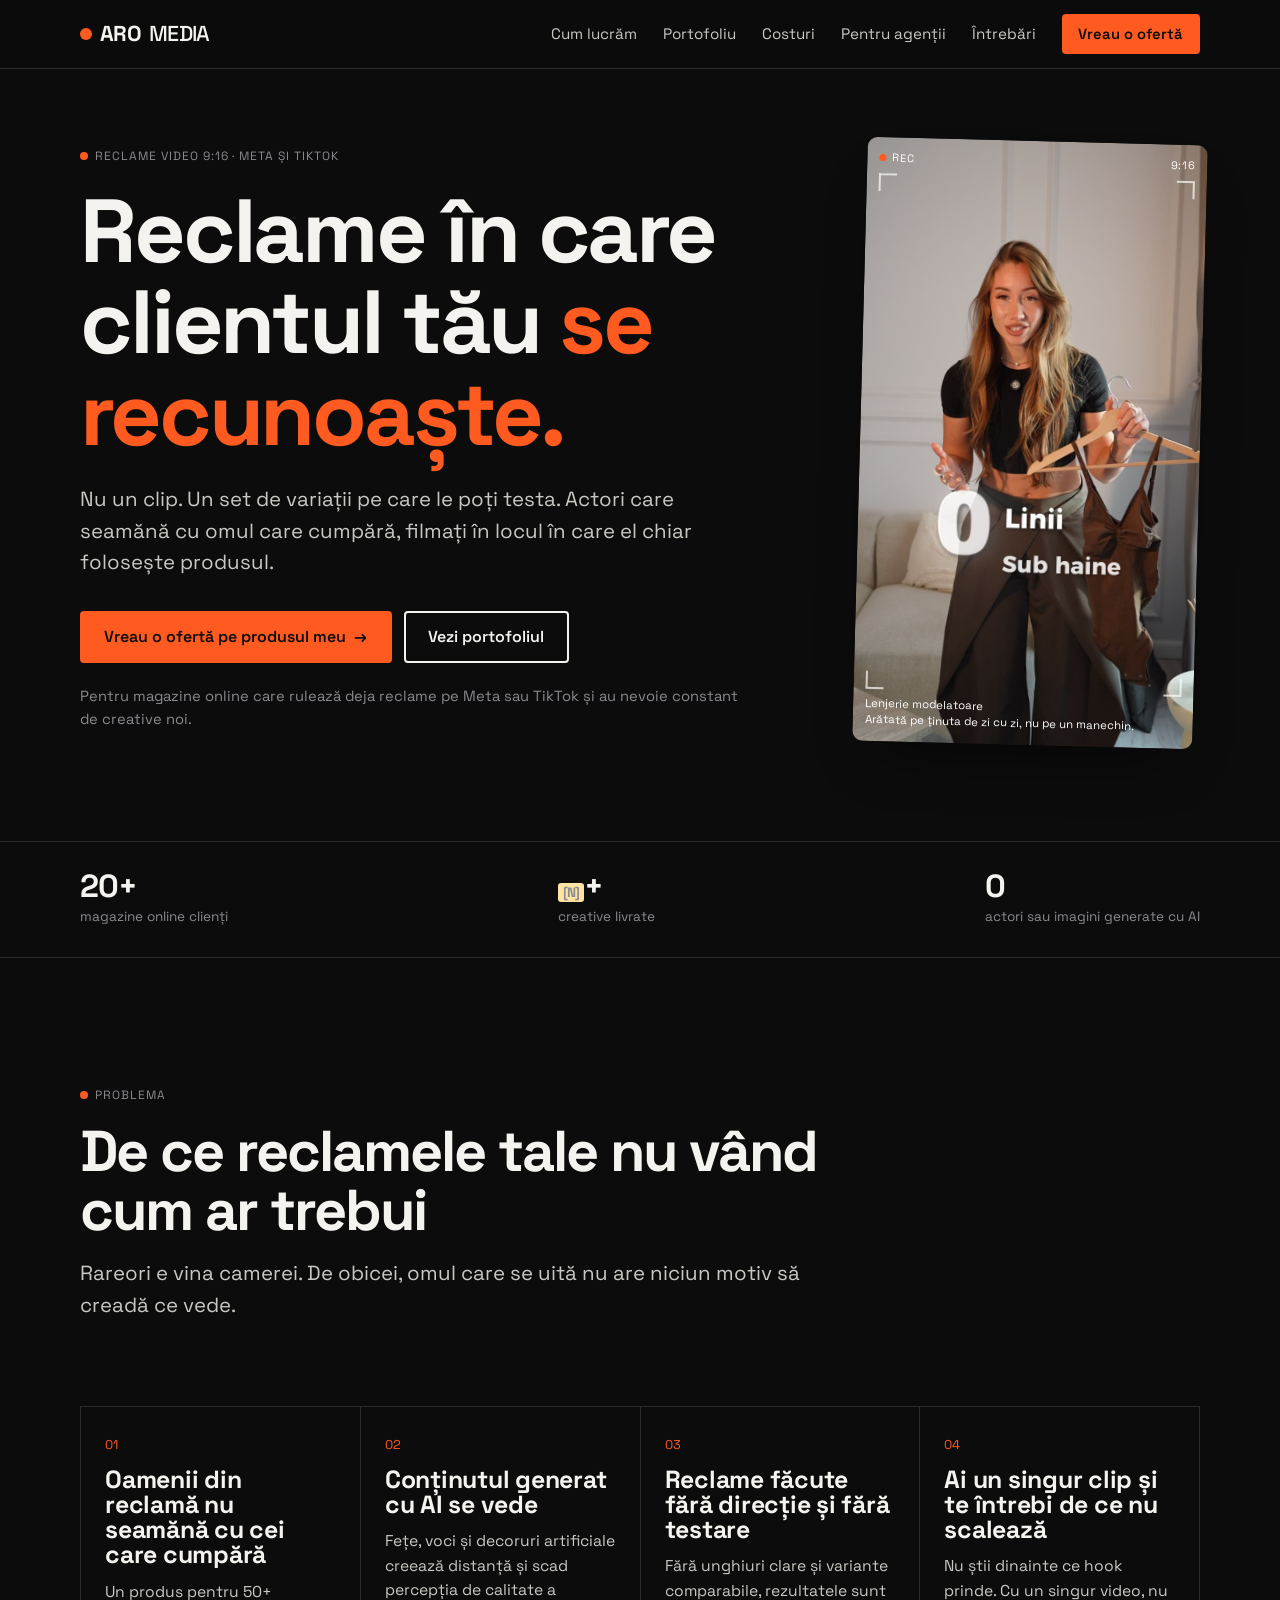
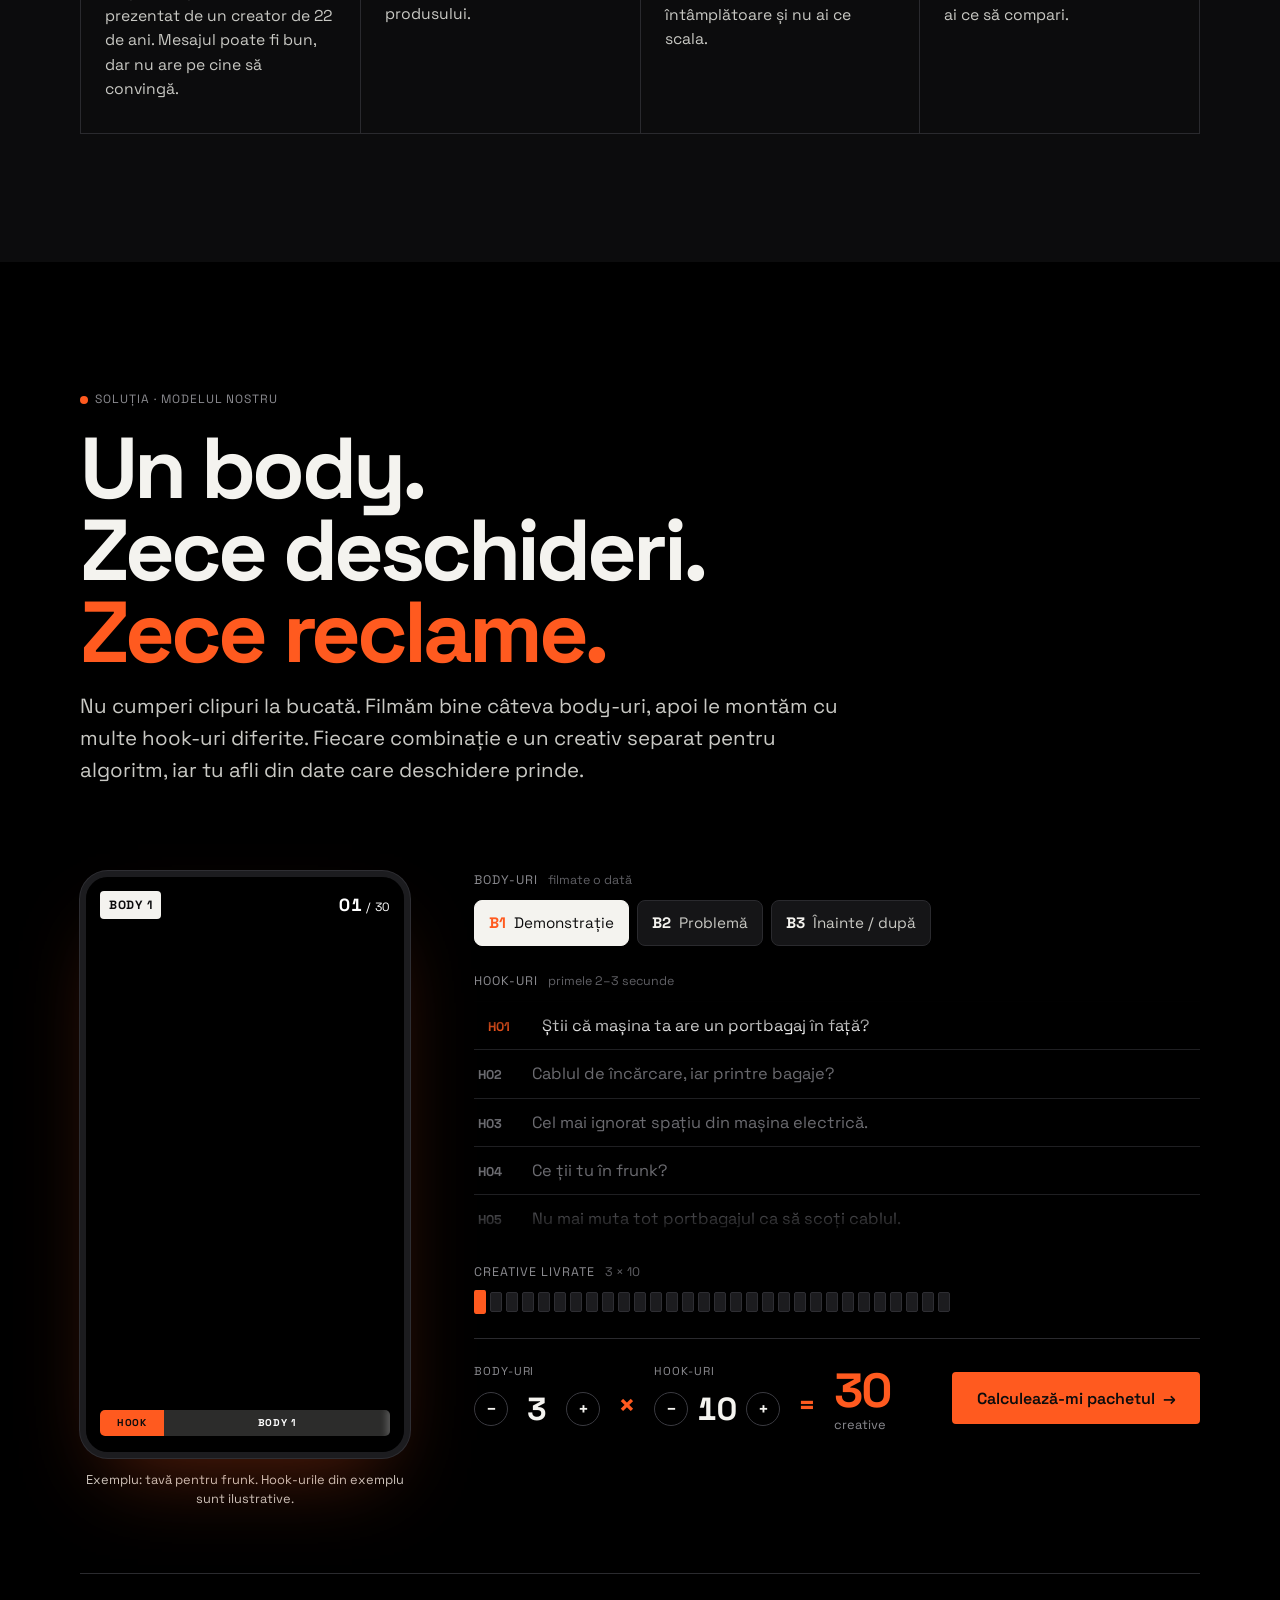
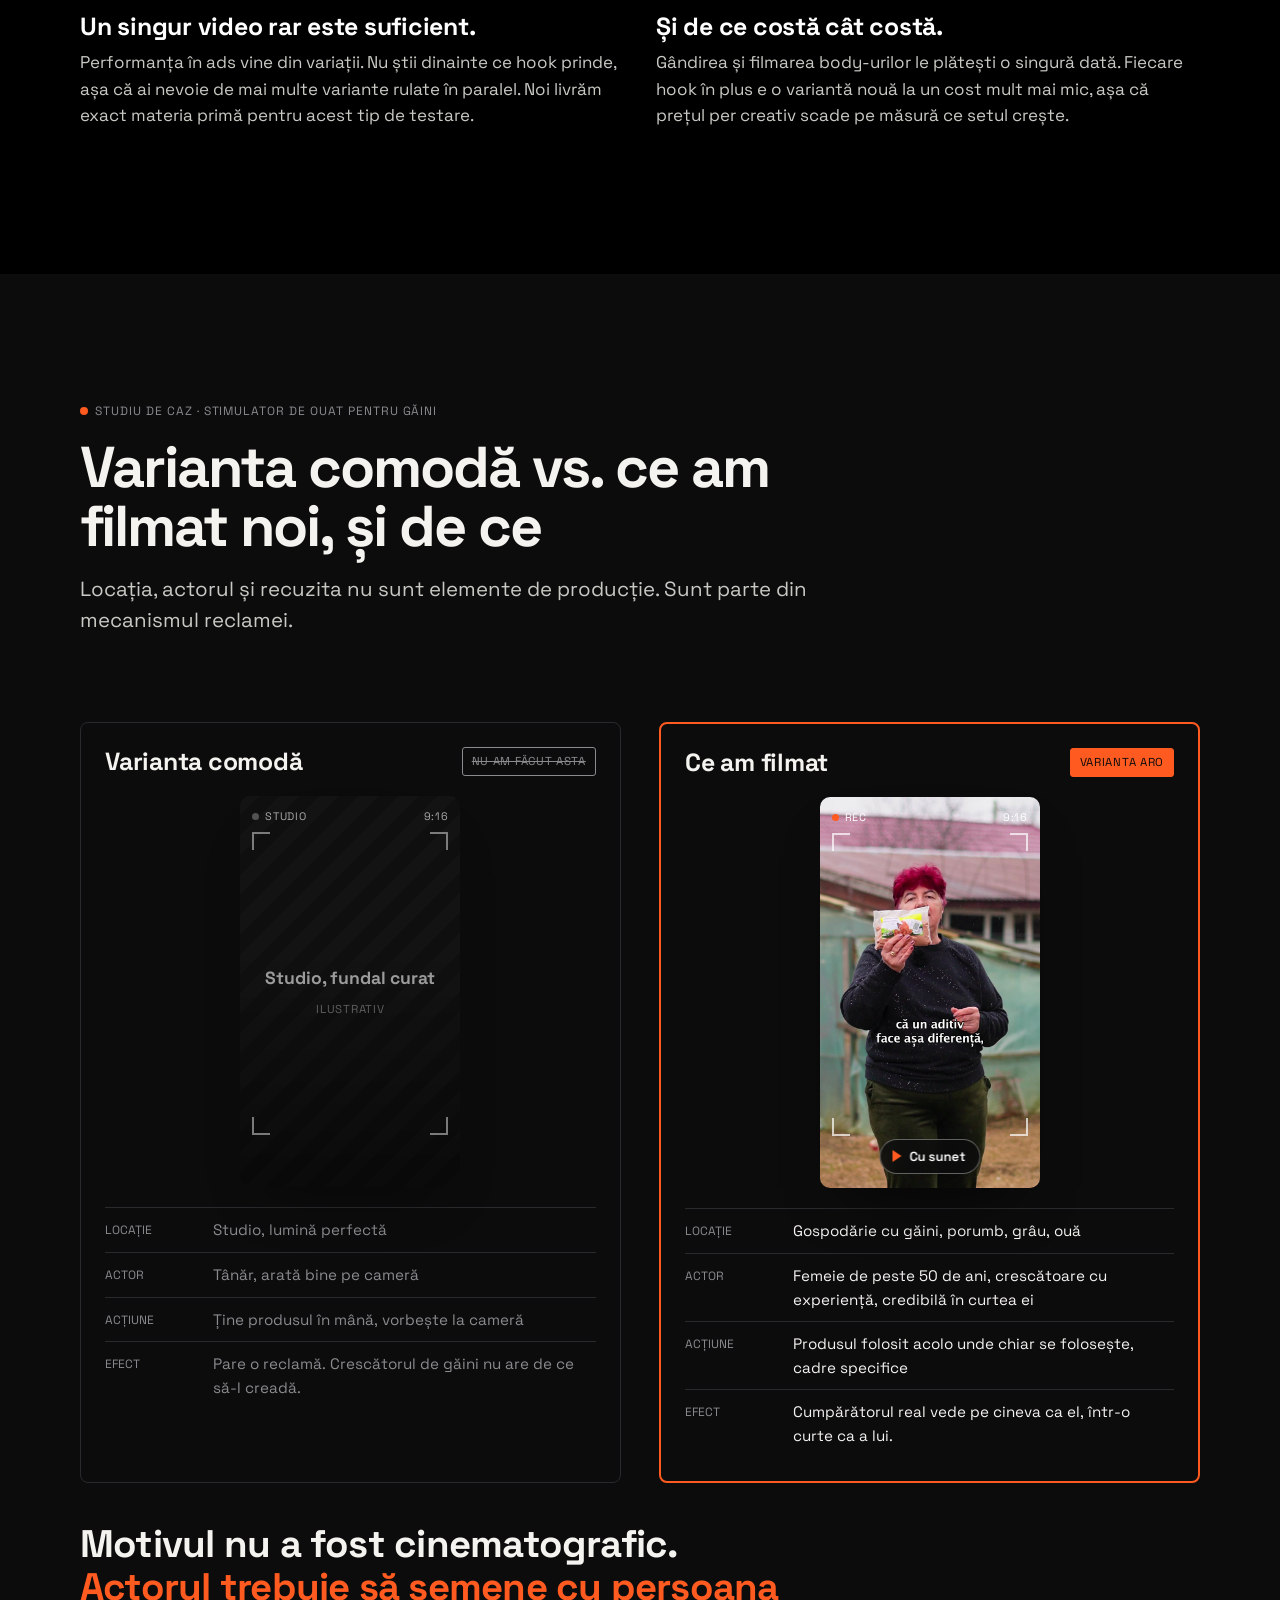
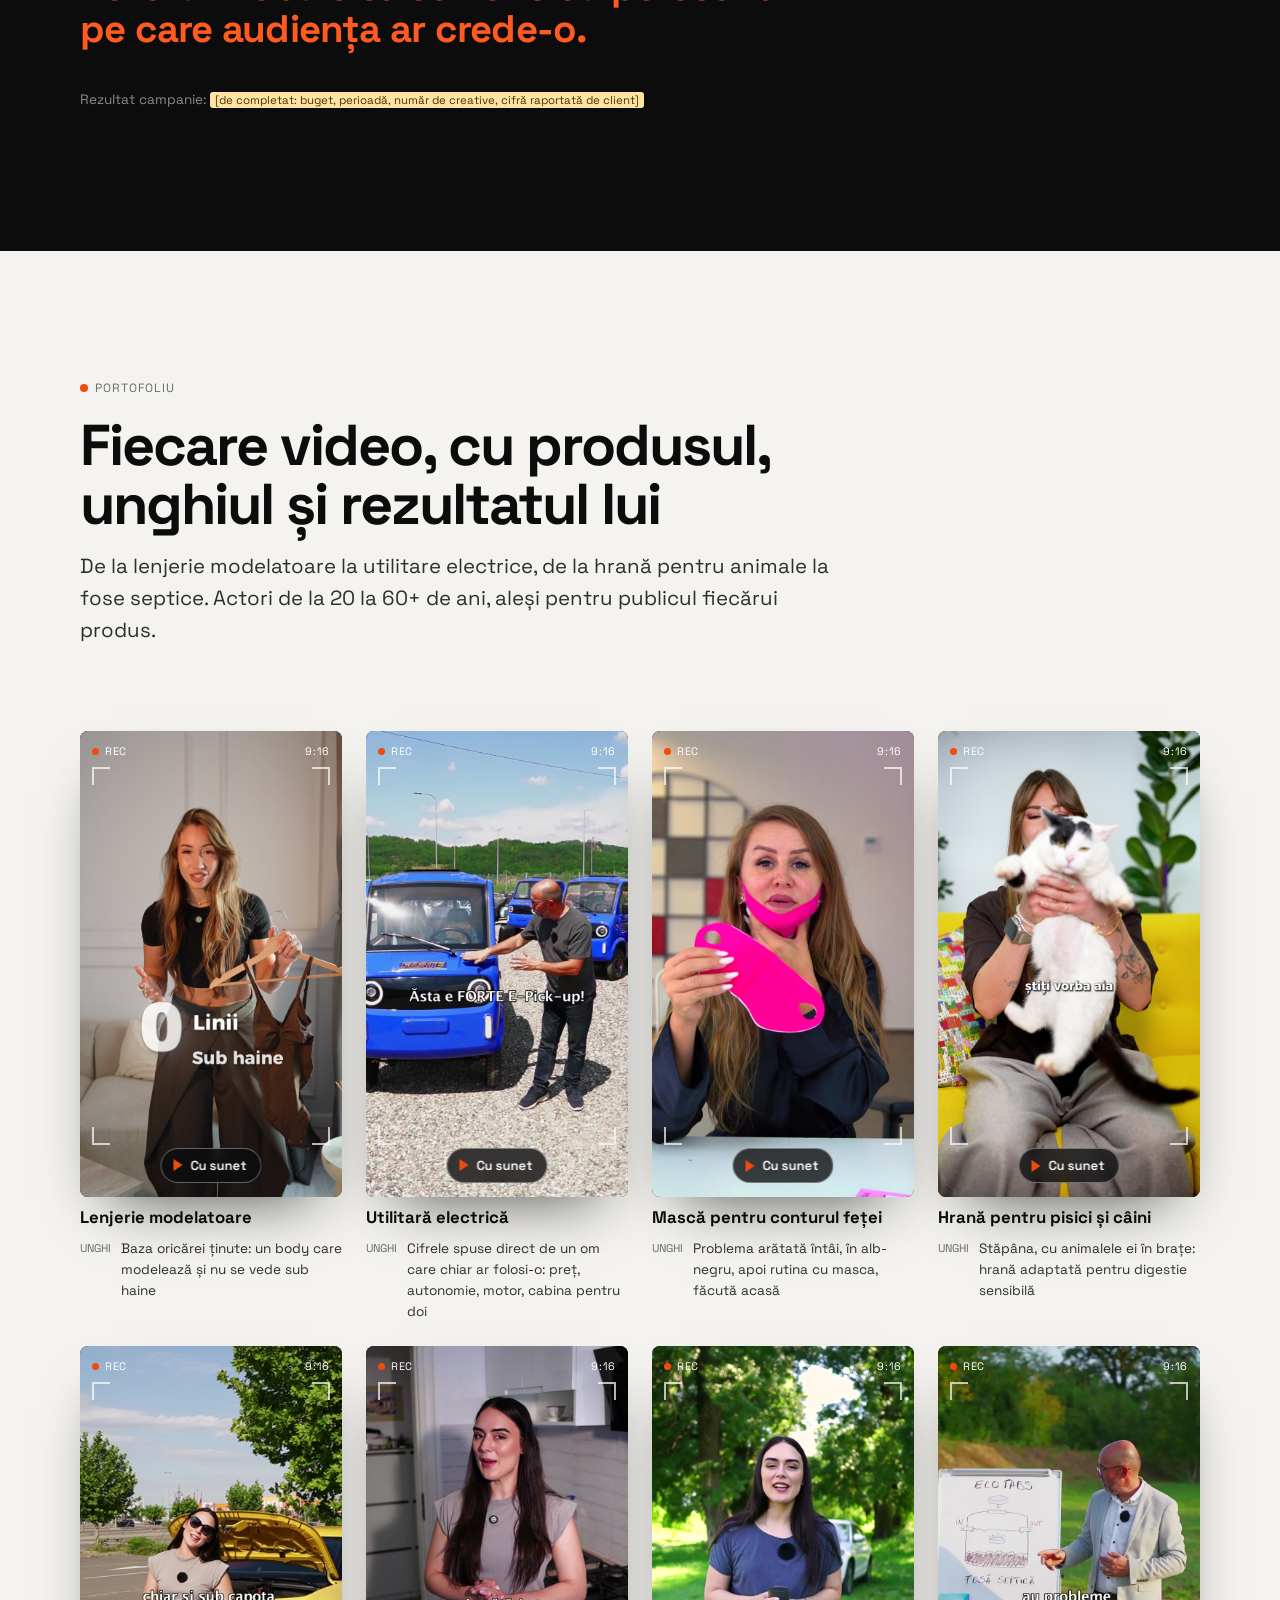
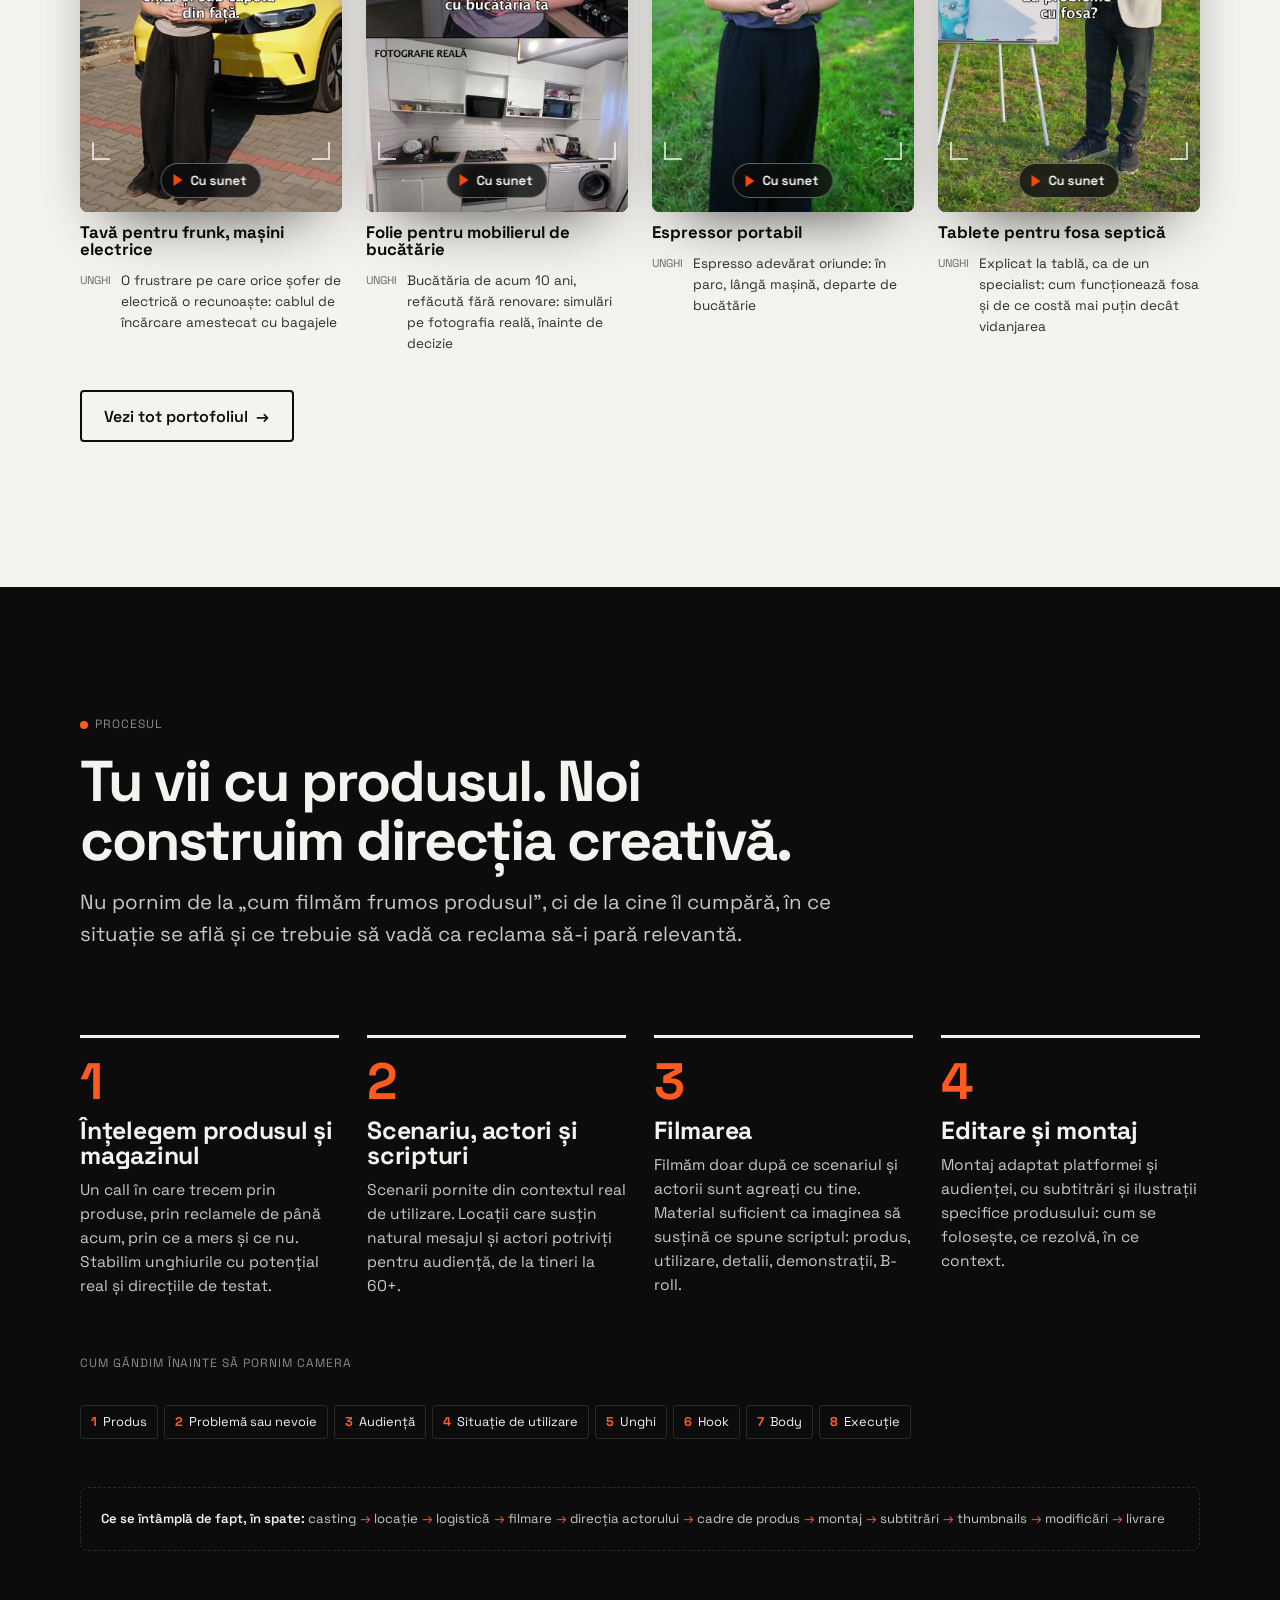
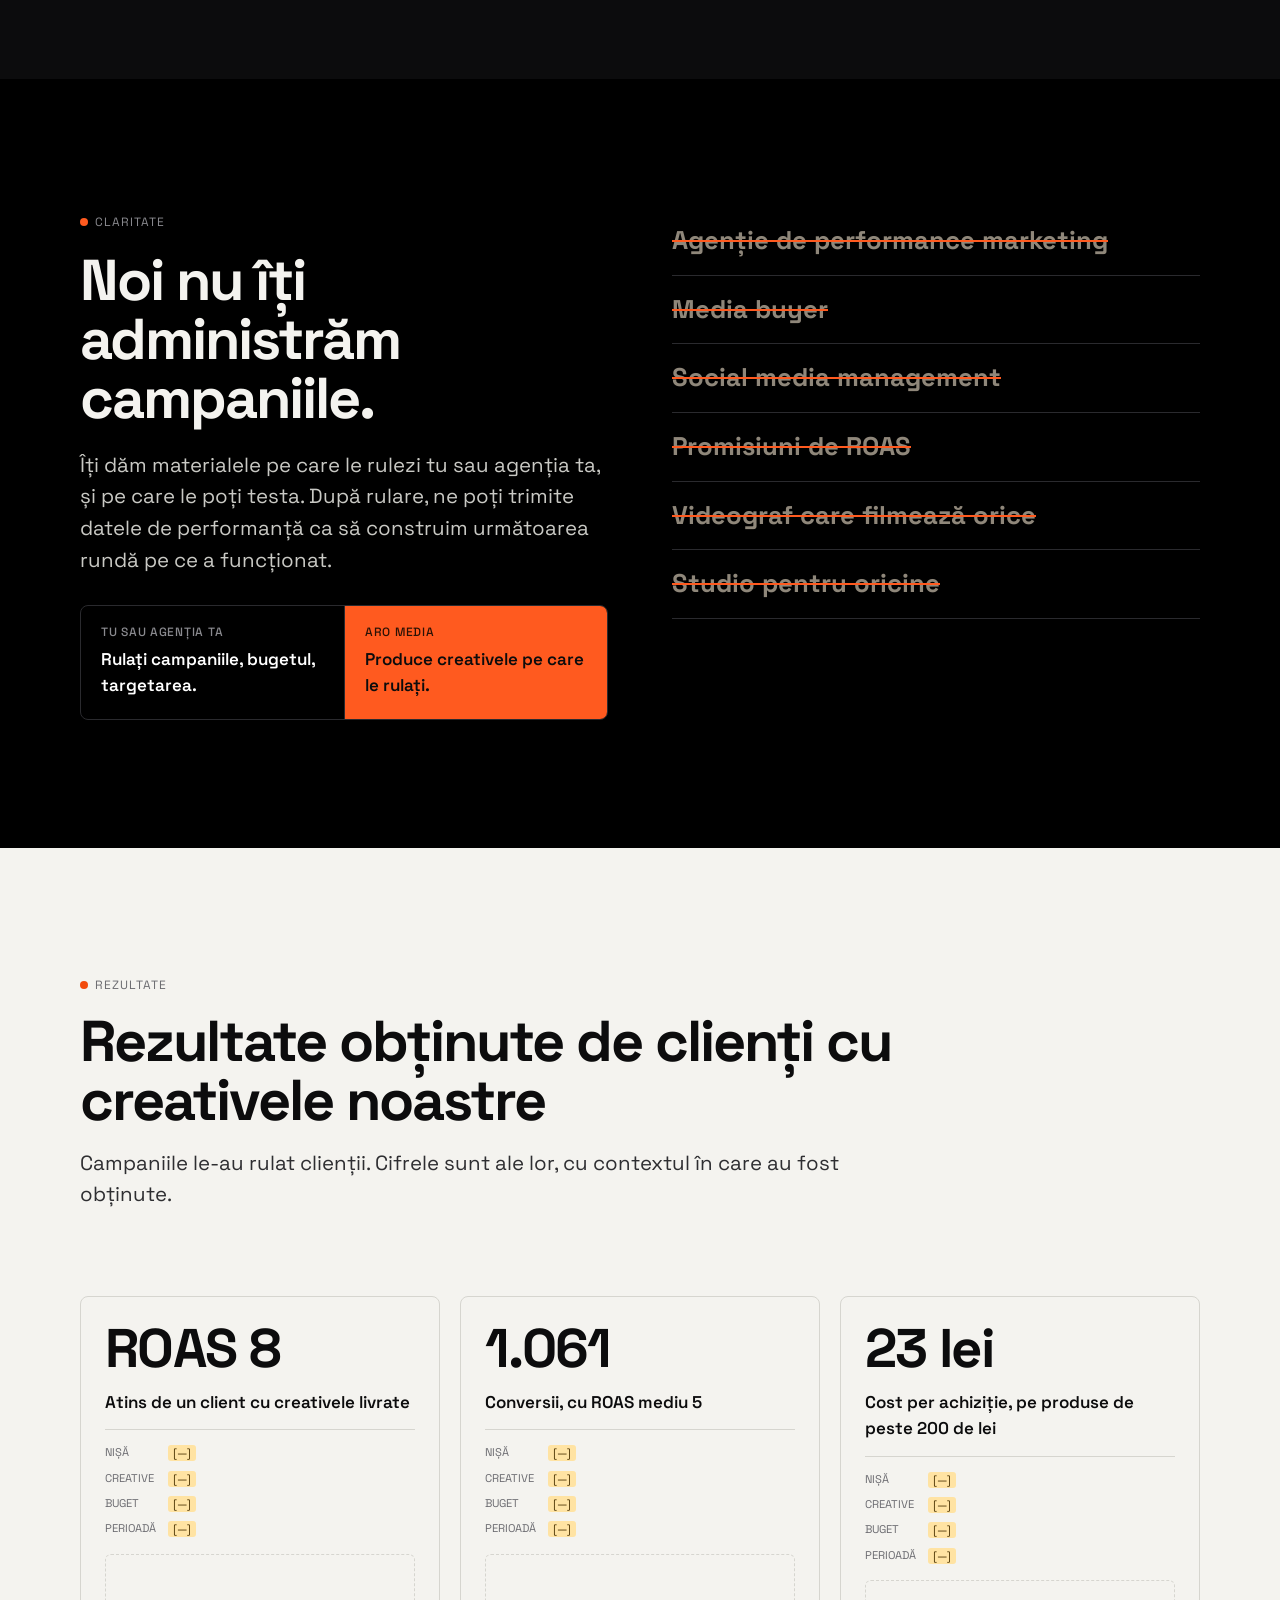
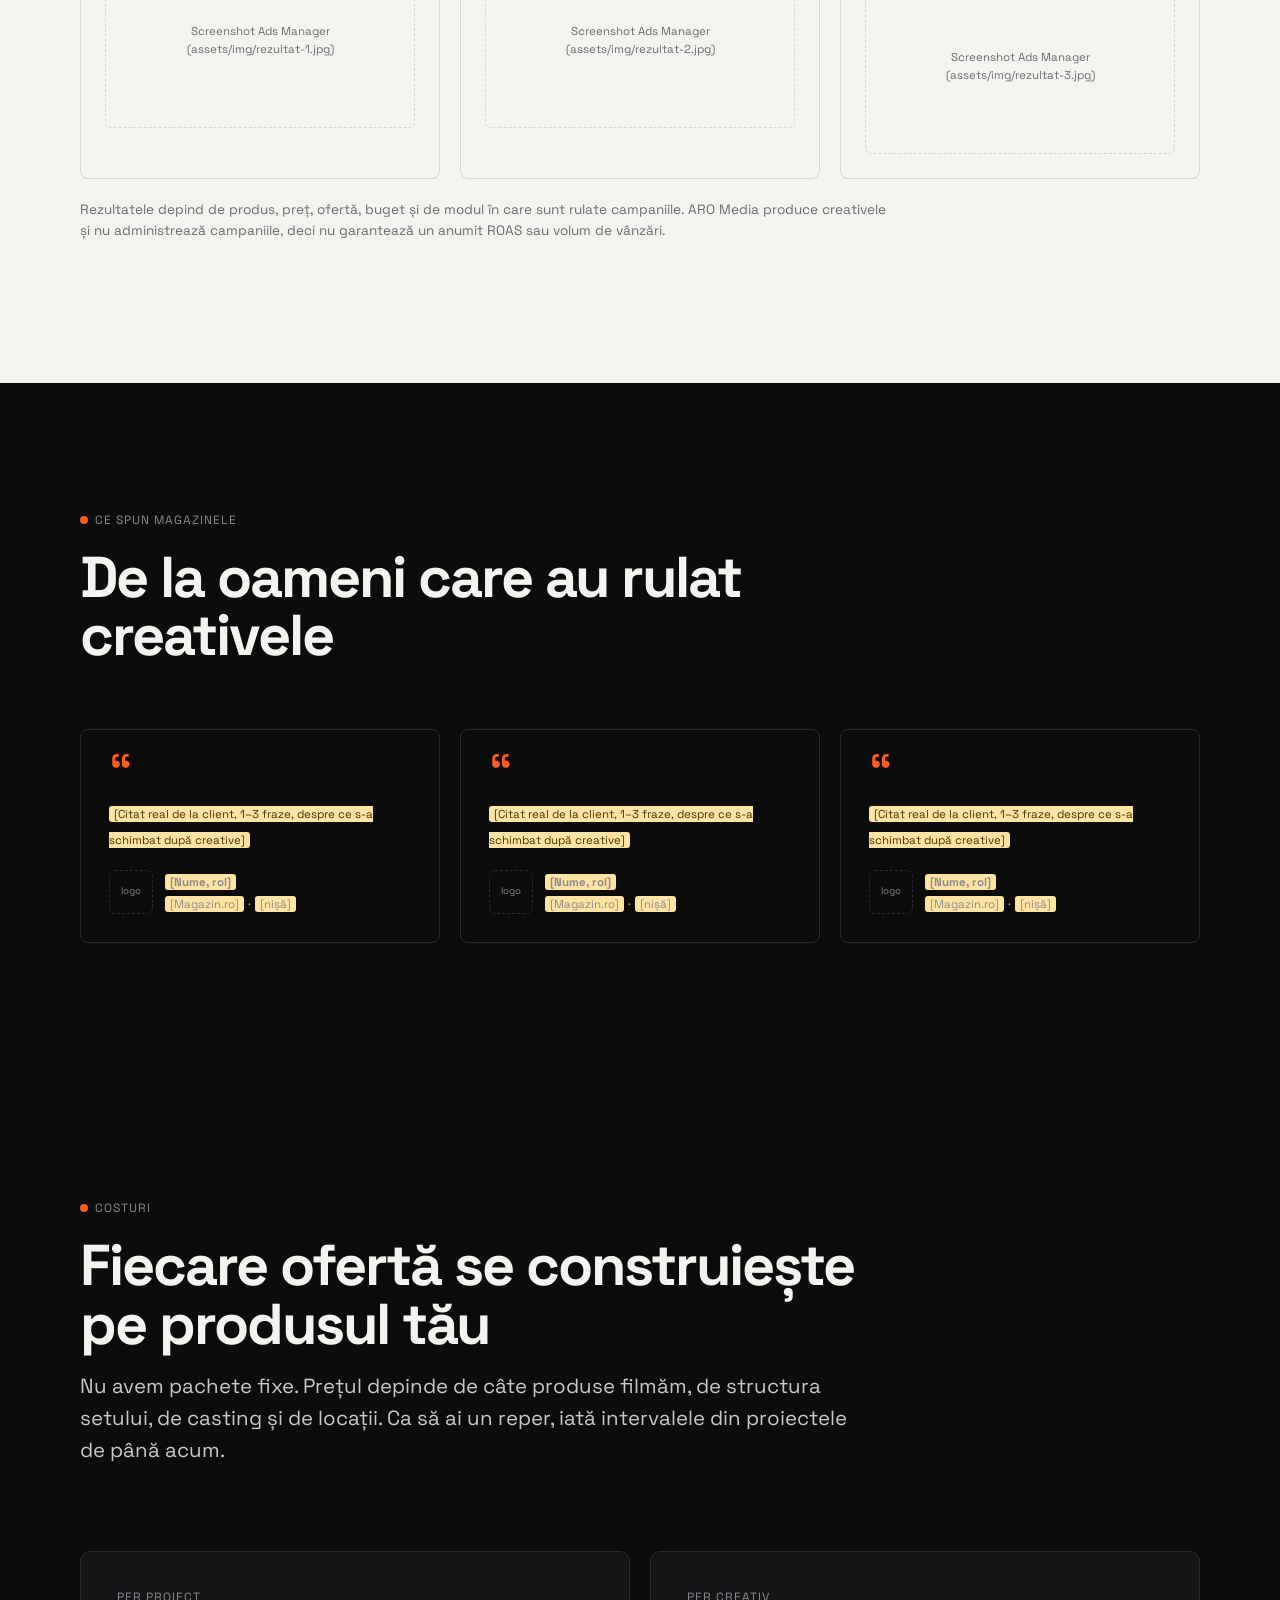
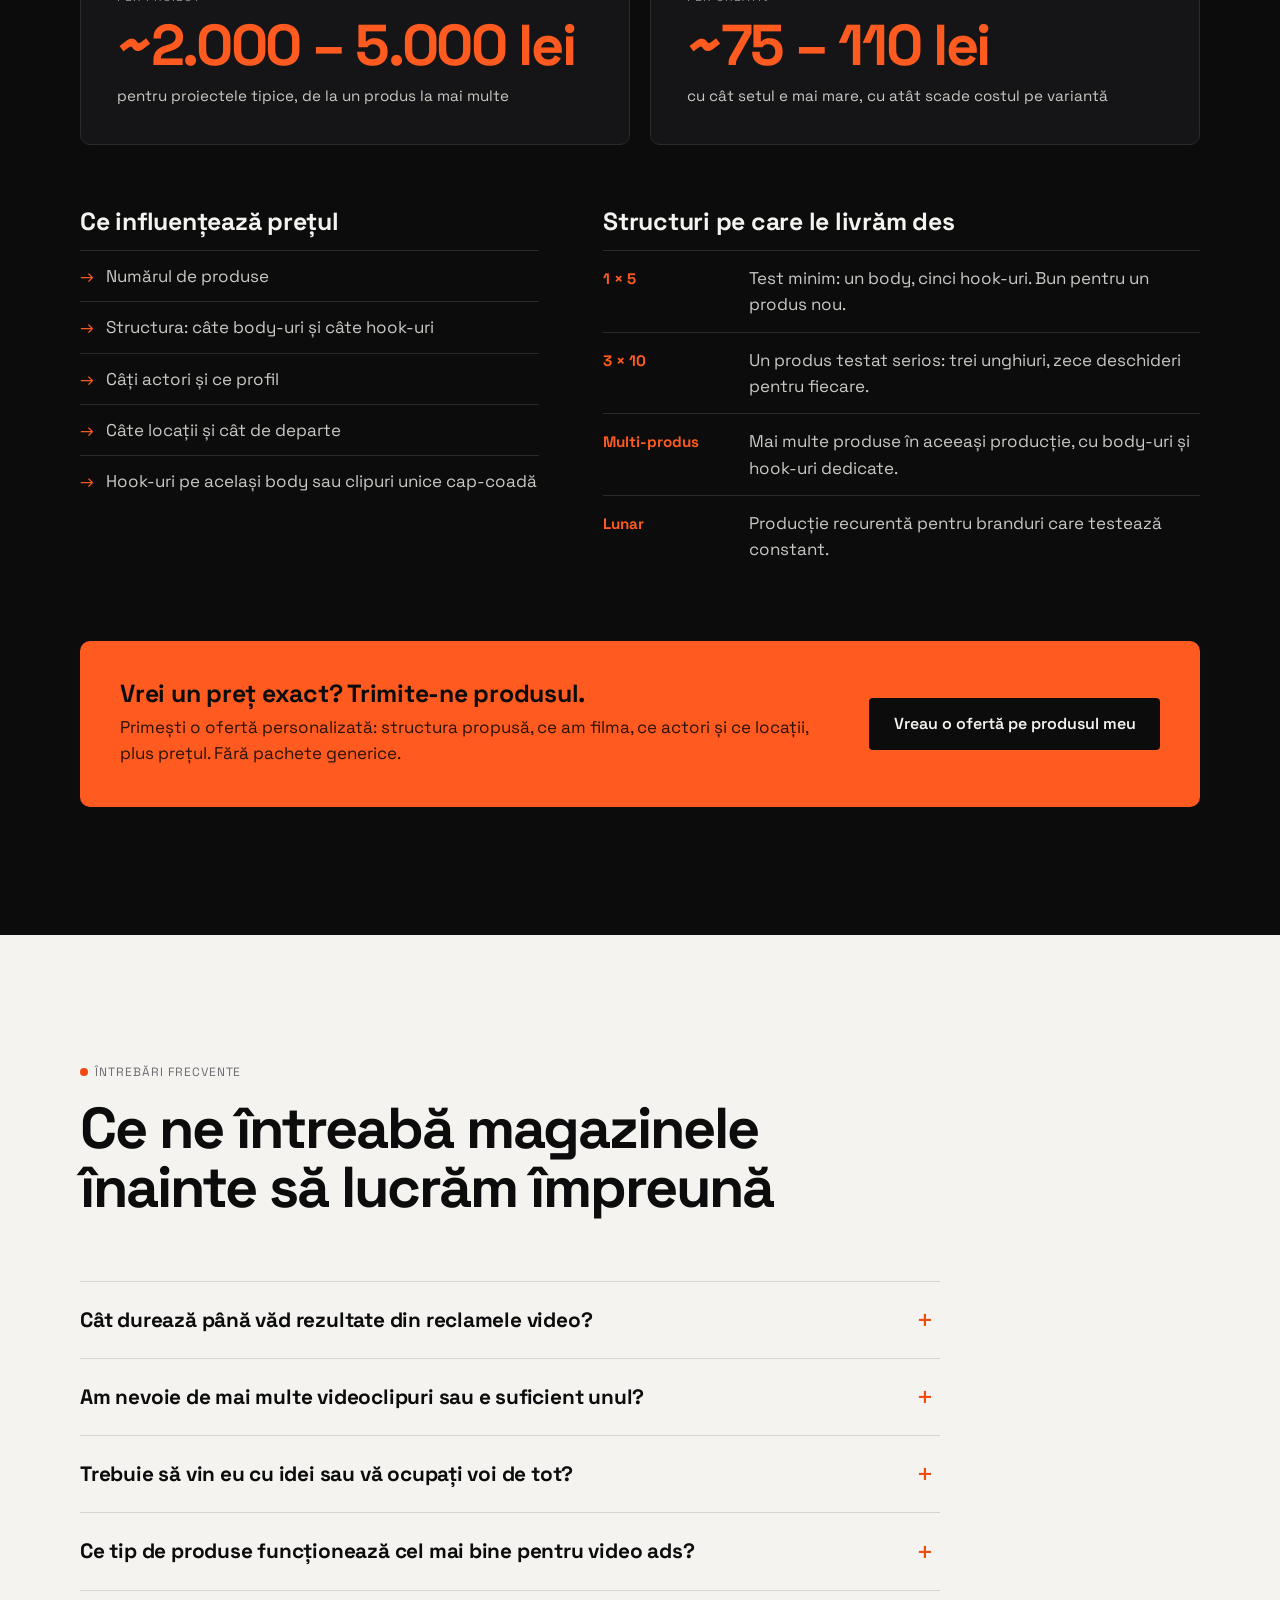
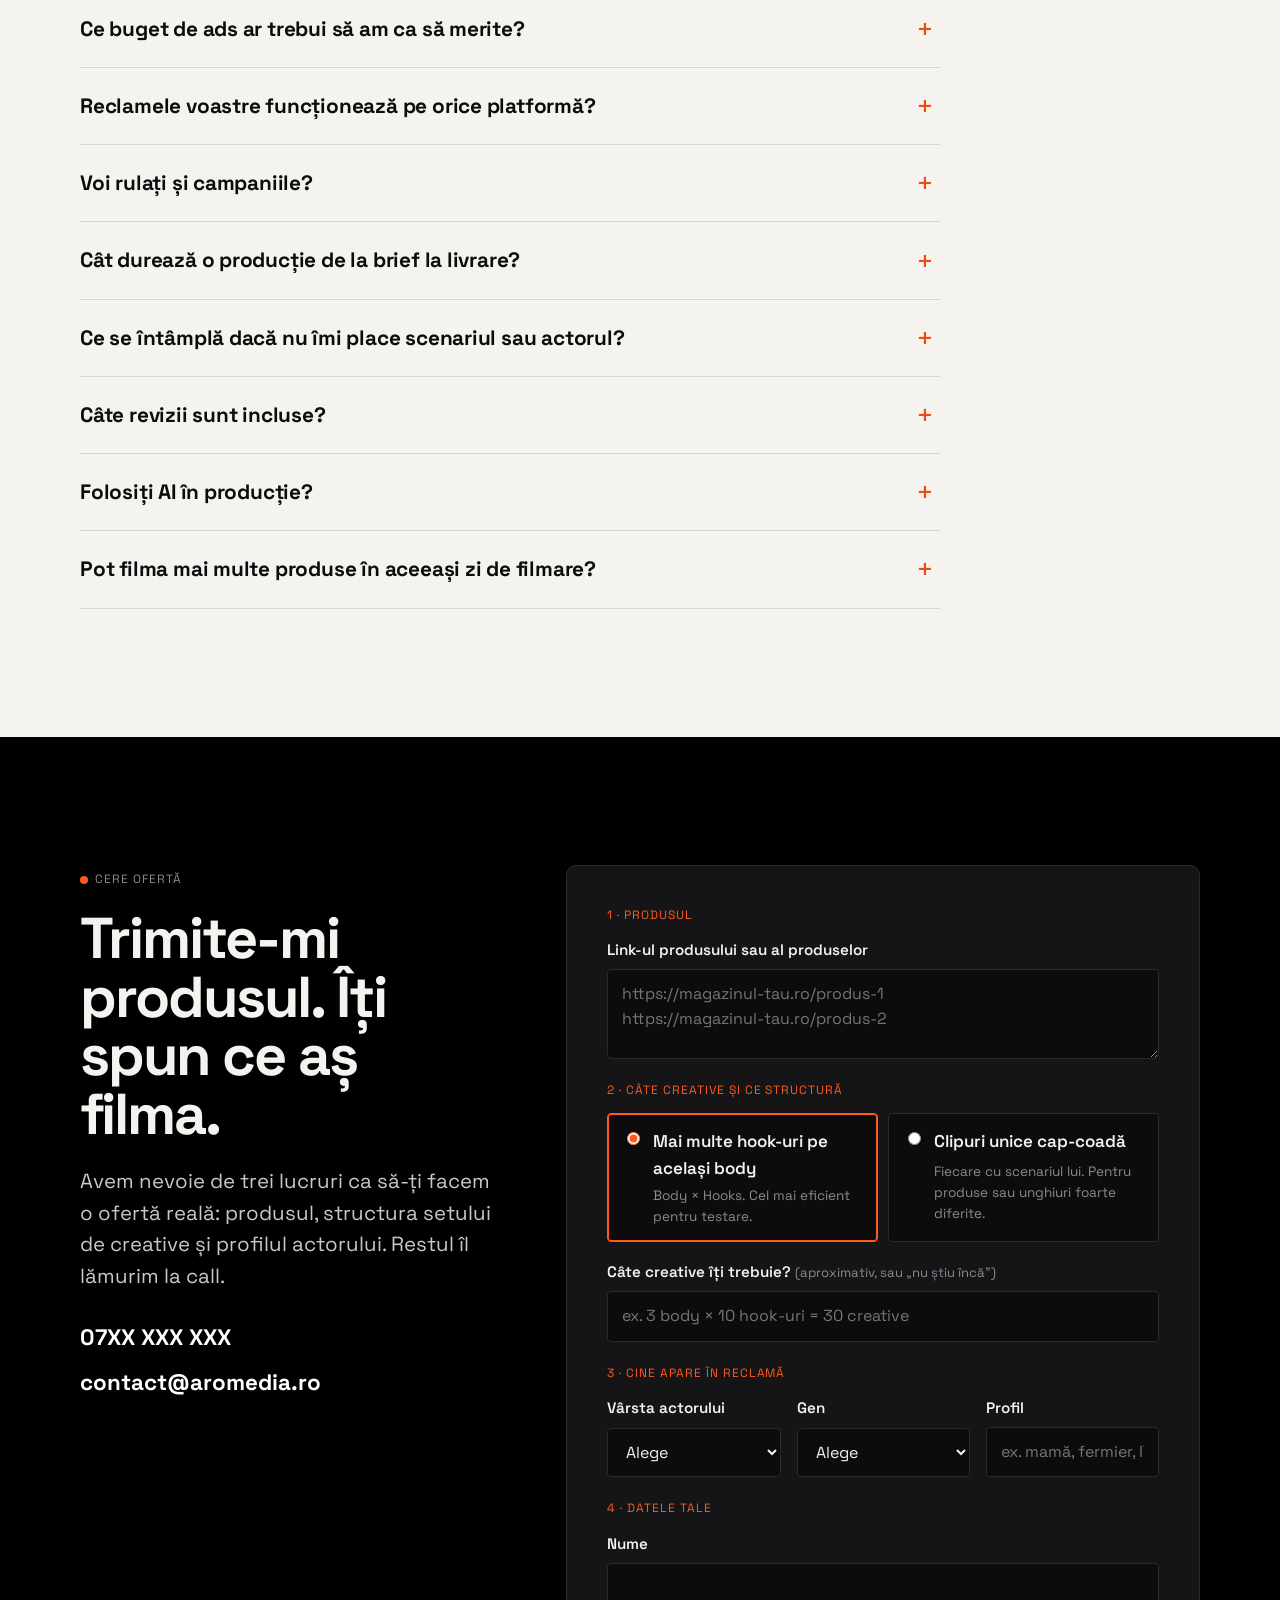
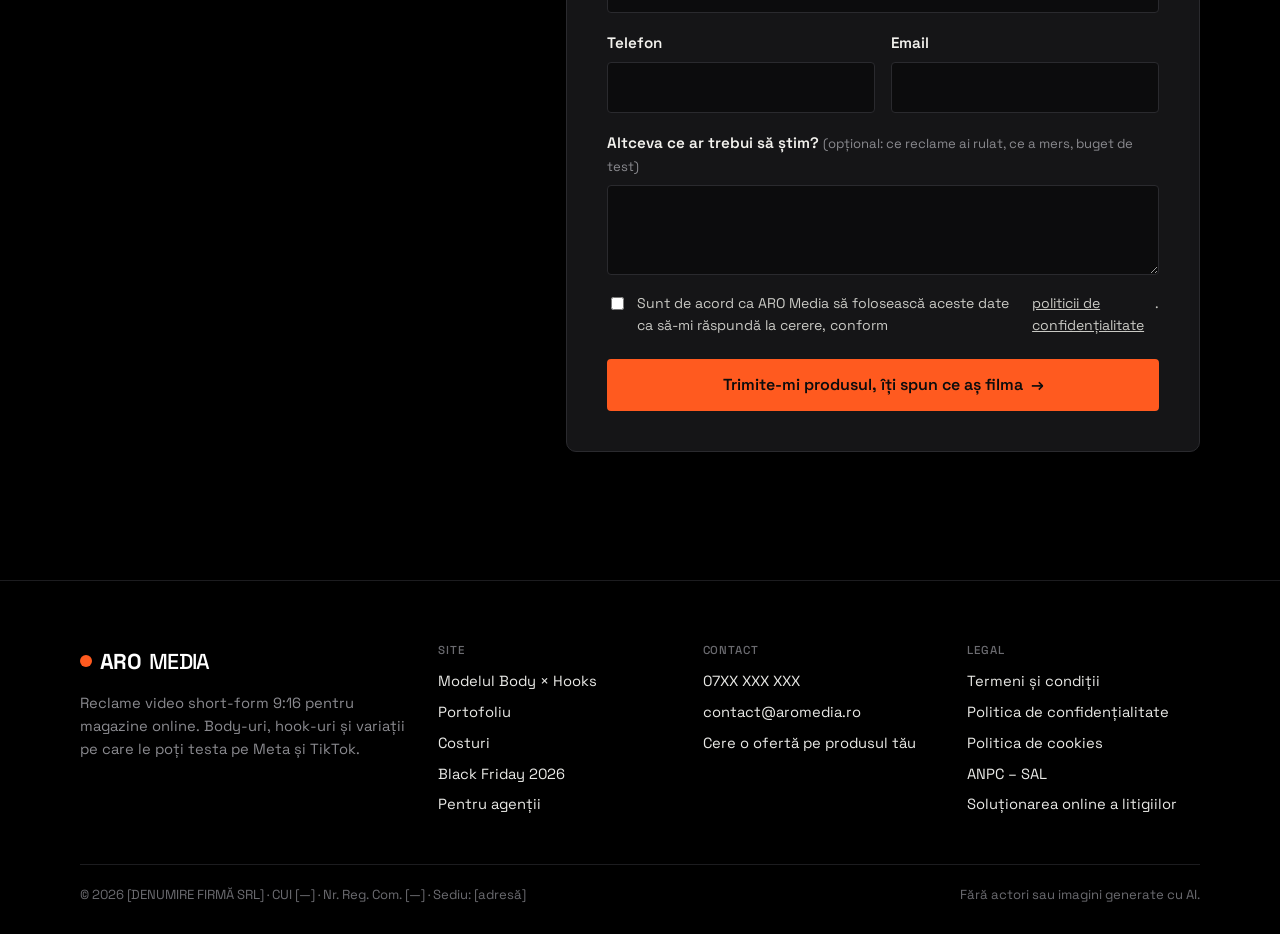
<file: index.html>
<!doctype html>
<html lang="ro">
<head>
<meta charset="utf-8">
<meta name="viewport" content="width=device-width, initial-scale=1">
<title>ARO Media — Reclame video pentru magazine online | Meta și TikTok</title>
<meta name="description" content="Reclame video short-form 9:16 pentru magazine online. Actori care seamănă cu cumpărătorul, locații reale și seturi de variații Body × Hooks pe care le poți testa pe Meta și TikTok.">
<link rel="canonical" href="https://aromedia.ro/">
<meta property="og:type" content="website">
<meta property="og:locale" content="ro_RO">
<meta property="og:site_name" content="ARO Media">
<meta property="og:title" content="ARO Media — Reclame video pentru magazine online | Meta și TikTok">
<meta property="og:description" content="Reclame video short-form 9:16 pentru magazine online. Actori care seamănă cu cumpărătorul, locații reale și seturi de variații Body × Hooks pe care le poți testa pe Meta și TikTok.">
<meta property="og:url" content="https://aromedia.ro/">
<meta property="og:image" content="https://aromedia.ro/assets/img/og-image.jpg">
<meta name="theme-color" content="#0c0c0d">
<link rel="icon" href="/assets/img/favicon.svg" type="image/svg+xml">
<link rel="preconnect" href="https://fonts.googleapis.com">
<link rel="preconnect" href="https://fonts.gstatic.com" crossorigin>
<link rel="stylesheet" href="https://fonts.googleapis.com/css2?family=Space+Grotesk:wght@300..700&display=swap">
<link rel="stylesheet" href="/assets/css/style.css">
</head>
<body>
<a class="skip" href="#continut">Sari la conținut</a>

<div class="promo" data-bf>
  <div class="wrap">
    <span class="dot" aria-hidden="true"></span>
    <span>Black Friday 2026: pachete personalizate până pe 30 noiembrie.</span>
    <a href="/black-friday.html">Vezi oferta →</a>
  </div>
</div>
<header class="site-header">
  <div class="wrap">
    <a class="logo" href="/" aria-label="ARO Media, prima pagină"><span class="rec" aria-hidden="true"></span>ARO<span class="light">MEDIA</span></a>
    <button class="menu-toggle" aria-expanded="false" aria-controls="nav">Meniu</button>
    <nav class="nav" id="nav" aria-label="Principal">
      <a href="/#model">Cum lucrăm</a>
      <a href="/portofoliu.html">Portofoliu</a>
      <a href="/#pachete">Costuri</a>
      <a href="/agentii.html">Pentru agenții</a>
      <a href="/#faq">Întrebări</a>
      <a class="btn btn-primary" href="/#oferta">Vreau o ofertă</a>
    </nav>
  </div>
</header>
<main id="continut">

<section class="hero">
  <div class="wrap hero-grid">
    <div>
      <span class="label">Reclame video 9:16 · Meta și TikTok</span>
      <h1 style="margin-top:18px">Reclame în care clientul tău <em>se recunoaște.</em></h1>
      <p class="lead">Nu un clip. Un set de variații pe care le poți testa. Actori care seamănă cu omul care cumpără, filmați în locul în care el chiar folosește produsul.</p>
      <div class="hero-ctas">
        <a class="btn btn-primary" href="#oferta">Vreau o ofertă pe produsul meu <span class="arr">→</span></a>
        <a class="btn" href="/portofoliu.html">Vezi portofoliul</a>
      </div>
      <p class="hero-note">Pentru magazine online care rulează deja reclame pe Meta sau TikTok și au nevoie constant de creative noi.</p>
    </div>
    <div class="frame hero-frame">
      <video src="/assets/video/hero-loop.mp4" poster="/assets/img/posters/lenjerie-modelatoare.jpg" autoplay muted loop playsinline aria-label="Fragment dintr-o reclamă pentru lenjerie modelatoare"></video>
      <span class="corner c1"></span><span class="corner c2"></span><span class="corner c3"></span><span class="corner c4"></span>
      <div class="hud"><span class="r">REC</span><span>9:16</span></div>
      <div class="cap">Lenjerie modelatoare<br>Arătată pe ținuta de zi cu zi, nu pe un manechin.</div>
    </div>
  </div>
</section>

<div class="proof">
  <div class="wrap">
    <div class="stats">
      <div class="stat"><b>20+</b><span>magazine online clienți</span></div>
      <div class="stat"><b><span class="todo">[N]</span>+</b><span>creative livrate</span></div>
      <div class="stat"><b>0</b><span>actori sau imagini generate cu AI</span></div>
    </div>
  </div>
</div>

<section id="problema">
  <div class="wrap">
    <div class="sec-head reveal">
      <span class="label">Problema</span>
      <h2>De ce reclamele tale nu vând cum ar trebui</h2>
      <p class="lead">Rareori e vina camerei. De obicei, omul care se uită nu are niciun motiv să creadă ce vede.</p>
    </div>
    <div class="problems reveal">
      <div class="problem"><span class="n">01</span><h3>Oamenii din reclamă nu seamănă cu cei care cumpără</h3><p>Un produs pentru 50+ prezentat de un creator de 22 de ani. Mesajul poate fi bun, dar nu are pe cine să convingă.</p></div>
      <div class="problem"><span class="n">02</span><h3>Conținutul generat cu AI se vede</h3><p>Fețe, voci și decoruri artificiale creează distanță și scad percepția de calitate a produsului.</p></div>
      <div class="problem"><span class="n">03</span><h3>Reclame făcute fără direcție și fără testare</h3><p>Fără unghiuri clare și variante comparabile, rezultatele sunt întâmplătoare și nu ai ce scala.</p></div>
      <div class="problem"><span class="n">04</span><h3>Ai un singur clip și te întrebi de ce nu scalează</h3><p>Nu știi dinainte ce hook prinde. Cu un singur video, nu ai ce să compari.</p></div>
    </div>
  </div>
</section>

<section id="model" class="dark bxh">
  <div class="wrap">
    <div class="bxh-top reveal">
      <span class="label">Soluția · modelul nostru</span>
      <h2 class="bxh-title">Un body.<br>Zece deschideri.<br><span class="red">Zece reclame.</span></h2>
      <p class="lead">Nu cumperi clipuri la bucată. Filmăm bine câteva body-uri, apoi le montăm cu multe hook-uri diferite. Fiecare combinație e un creativ separat pentru algoritm, iar tu afli din date care deschidere prinde.</p>
    </div>

    <div class="studio reveal" data-studio>
      <!-- Telefonul: rulează combinația curentă -->
      <div class="studio-phone">
        <div class="phone">
          <video src="/assets/video/prev/tava-frunk.mp4" muted loop playsinline preload="metadata" data-studio-video></video>
          <div class="phone-top">
            <span class="ph-tag" data-tag>HOOK 01</span>
            <span class="ph-count"><b data-k>01</b> / <span data-n>30</span></span>
          </div>
          <p class="ph-hook" data-hook-text>Știi că mașina ta are un portbagaj în față?</p>
          <div class="ph-timeline" aria-hidden="true">
            <span class="seg seg-hook">HOOK</span><span class="seg seg-body" data-seg-body>BODY 1</span>
            <i class="playhead" data-playhead></i>
          </div>
        </div>
        <p class="studio-note">Exemplu: tavă pentru frunk. Hook-urile din exemplu sunt ilustrative.</p>
      </div>

      <!-- Masa de montaj -->
      <div class="studio-desk">
        <div class="desk-row">
          <span class="desk-label">Body-uri <em>filmate o dată</em></span>
          <div class="bodies" data-bodies role="group" aria-label="Body-uri"></div>
        </div>
        <div class="desk-row">
          <span class="desk-label">Hook-uri <em>primele 2–3 secunde</em></span>
          <ol class="hooks" data-hooks></ol>
        </div>
        <div class="desk-row out">
          <span class="desk-label">Creative livrate <em data-out-label>3 × 10</em></span>
          <div class="output" data-output aria-hidden="true"></div>
        </div>

        <div class="desk-calc">
          <div class="stepper">
            <span>Body-uri</span>
            <button type="button" data-step="b" data-d="-1" aria-label="Mai puține body-uri">−</button>
            <output data-b>3</output>
            <button type="button" data-step="b" data-d="1" aria-label="Mai multe body-uri">+</button>
          </div>
          <span class="op">×</span>
          <div class="stepper">
            <span>Hook-uri</span>
            <button type="button" data-step="h" data-d="-1" aria-label="Mai puține hook-uri">−</button>
            <output data-h>10</output>
            <button type="button" data-step="h" data-d="1" aria-label="Mai multe hook-uri">+</button>
          </div>
          <span class="op">=</span>
          <div class="total"><b data-total>30</b><span>creative</span></div>
          <a class="btn btn-primary" href="#oferta" data-calc-cta>Calculează-mi pachetul <span class="arr">→</span></a>
        </div>
      </div>
    </div>

    <div class="bxh-why reveal">
      <div>
        <h3>Un singur video rar este suficient.</h3>
        <p>Performanța în ads vine din variații. Nu știi dinainte ce hook prinde, așa că ai nevoie de mai multe variante rulate în paralel. Noi livrăm exact materia primă pentru acest tip de testare.</p>
      </div>
      <div>
        <h3>Și de ce costă cât costă.</h3>
        <p>Gândirea și filmarea body-urilor le plătești o singură dată. Fiecare hook în plus e o variantă nouă la un cost mult mai mic, așa că prețul per creativ scade pe măsură ce setul crește.</p>
      </div>
    </div>
  </div>
</section>

<section id="studiu-de-caz">
  <div class="wrap">
    <div class="sec-head reveal">
      <span class="label">Studiu de caz · stimulator de ouat pentru găini</span>
      <h2>Varianta comodă vs. ce am filmat noi, și de ce</h2>
      <p class="lead">Locația, actorul și recuzita nu sunt elemente de producție. Sunt parte din mecanismul reclamei.</p>
    </div>
    <div class="case-grid reveal">
      <article class="case-col comfy">
        <header><h3>Varianta comodă</h3><span class="tag no">Nu am făcut asta</span></header>
        <div class="frame ">
  <div class="ph"><div><strong>Studio, fundal curat</strong><small>Ilustrativ</small></div></div>
  <span class="corner c1"></span><span class="corner c2"></span><span class="corner c3"></span><span class="corner c4"></span>
  <div class="hud"><span class="r">STUDIO</span><span>9:16</span></div>
  
</div>
        <ul class="case-list">
          <li><span>Locație</span><span>Studio, lumină perfectă</span></li>
          <li><span>Actor</span><span>Tânăr, arată bine pe cameră</span></li>
          <li><span>Acțiune</span><span>Ține produsul în mână, vorbește la cameră</span></li>
          <li><span>Efect</span><span>Pare o reclamă. Crescătorul de găini nu are de ce să-l creadă.</span></li>
        </ul>
      </article>
      <article class="case-col ours">
        <header><h3>Ce am filmat</h3><span class="tag yes">Varianta ARO</span></header>
        <div class="frame">
  <video src="/assets/video/prev/stimulator-ouat-gaini.mp4" data-full="/assets/video/stimulator-ouat-gaini.mp4" poster="/assets/img/posters/stimulator-ouat-gaini.jpg" muted loop playsinline preload="none"></video>
  <button class="sound" type="button" aria-label="Pornește cu sunet"><span>Cu sunet</span></button>
  <span class="corner c1"></span><span class="corner c2"></span><span class="corner c3"></span><span class="corner c4"></span>
  <div class="hud"><span class="r">REC</span><span>9:16</span></div>
</div>
        <ul class="case-list">
          <li><span>Locație</span><span>Gospodărie cu găini, porumb, grâu, ouă</span></li>
          <li><span>Actor</span><span>Femeie de peste 50 de ani, crescătoare cu experiență, credibilă în curtea ei</span></li>
          <li><span>Acțiune</span><span>Produsul folosit acolo unde chiar se folosește, cadre specifice</span></li>
          <li><span>Efect</span><span>Cumpărătorul real vede pe cineva ca el, într-o curte ca a lui.</span></li>
        </ul>
      </article>
    </div>
    <p class="case-quote reveal">Motivul nu a fost cinematografic.<span class="red">Actorul trebuie să semene cu persoana pe care audiența ar crede-o.</span></p>
    <p class="disclaimer">Rezultat campanie: <span class="todo">[de completat: buget, perioadă, număr de creative, cifră raportată de client]</span></p>
  </div>
</section>

<section id="portofoliu" class="alt">
  <div class="wrap">
    <div class="sec-head reveal">
      <span class="label">Portofoliu</span>
      <h2>Fiecare video, cu produsul, unghiul și rezultatul lui</h2>
      <p class="lead">De la lenjerie modelatoare la utilitare electrice, de la hrană pentru animale la fose septice. Actori de la 20 la 60+ de ani, aleși pentru publicul fiecărui produs.</p>
    </div>
    <div class="work-grid reveal">
      <article class="work">
      <div class="frame">
  <video src="/assets/video/prev/lenjerie-modelatoare.mp4" data-full="/assets/video/lenjerie-modelatoare.mp4" poster="/assets/img/posters/lenjerie-modelatoare.jpg" muted loop playsinline preload="none"></video>
  <button class="sound" type="button" aria-label="Pornește cu sunet"><span>Cu sunet</span></button>
  <span class="corner c1"></span><span class="corner c2"></span><span class="corner c3"></span><span class="corner c4"></span>
  <div class="hud"><span class="r">REC</span><span>9:16</span></div>
</div>
      <h3>Lenjerie modelatoare</h3>
      <dl><dt>Unghi</dt><dd>Baza oricărei ținute: un body care modelează și nu se vede sub haine</dd></dl>
    </article>
<article class="work">
      <div class="frame">
  <video src="/assets/video/prev/utilitara-electrica.mp4" data-full="/assets/video/utilitara-electrica.mp4" poster="/assets/img/posters/utilitara-electrica.jpg" muted loop playsinline preload="none"></video>
  <button class="sound" type="button" aria-label="Pornește cu sunet"><span>Cu sunet</span></button>
  <span class="corner c1"></span><span class="corner c2"></span><span class="corner c3"></span><span class="corner c4"></span>
  <div class="hud"><span class="r">REC</span><span>9:16</span></div>
</div>
      <h3>Utilitară electrică</h3>
      <dl><dt>Unghi</dt><dd>Cifrele spuse direct de un om care chiar ar folosi-o: preț, autonomie, motor, cabina pentru doi</dd></dl>
    </article>
<article class="work">
      <div class="frame">
  <video src="/assets/video/prev/masca-faciala.mp4" data-full="/assets/video/masca-faciala.mp4" poster="/assets/img/posters/masca-faciala.jpg" muted loop playsinline preload="none"></video>
  <button class="sound" type="button" aria-label="Pornește cu sunet"><span>Cu sunet</span></button>
  <span class="corner c1"></span><span class="corner c2"></span><span class="corner c3"></span><span class="corner c4"></span>
  <div class="hud"><span class="r">REC</span><span>9:16</span></div>
</div>
      <h3>Mască pentru conturul feței</h3>
      <dl><dt>Unghi</dt><dd>Problema arătată întâi, în alb-negru, apoi rutina cu masca, făcută acasă</dd></dl>
    </article>
<article class="work">
      <div class="frame">
  <video src="/assets/video/prev/hrana-animale.mp4" data-full="/assets/video/hrana-animale.mp4" poster="/assets/img/posters/hrana-animale.jpg" muted loop playsinline preload="none"></video>
  <button class="sound" type="button" aria-label="Pornește cu sunet"><span>Cu sunet</span></button>
  <span class="corner c1"></span><span class="corner c2"></span><span class="corner c3"></span><span class="corner c4"></span>
  <div class="hud"><span class="r">REC</span><span>9:16</span></div>
</div>
      <h3>Hrană pentru pisici și câini</h3>
      <dl><dt>Unghi</dt><dd>Stăpâna, cu animalele ei în brațe: hrană adaptată pentru digestie sensibilă</dd></dl>
    </article>
<article class="work">
      <div class="frame">
  <video src="/assets/video/prev/tava-frunk.mp4" data-full="/assets/video/tava-frunk.mp4" poster="/assets/img/posters/tava-frunk.jpg" muted loop playsinline preload="none"></video>
  <button class="sound" type="button" aria-label="Pornește cu sunet"><span>Cu sunet</span></button>
  <span class="corner c1"></span><span class="corner c2"></span><span class="corner c3"></span><span class="corner c4"></span>
  <div class="hud"><span class="r">REC</span><span>9:16</span></div>
</div>
      <h3>Tavă pentru frunk, mașini electrice</h3>
      <dl><dt>Unghi</dt><dd>O frustrare pe care orice șofer de electrică o recunoaște: cablul de încărcare amestecat cu bagajele</dd></dl>
    </article>
<article class="work">
      <div class="frame">
  <video src="/assets/video/prev/folie-mobilier.mp4" data-full="/assets/video/folie-mobilier.mp4" poster="/assets/img/posters/folie-mobilier.jpg" muted loop playsinline preload="none"></video>
  <button class="sound" type="button" aria-label="Pornește cu sunet"><span>Cu sunet</span></button>
  <span class="corner c1"></span><span class="corner c2"></span><span class="corner c3"></span><span class="corner c4"></span>
  <div class="hud"><span class="r">REC</span><span>9:16</span></div>
</div>
      <h3>Folie pentru mobilierul de bucătărie</h3>
      <dl><dt>Unghi</dt><dd>Bucătăria de acum 10 ani, refăcută fără renovare: simulări pe fotografia reală, înainte de decizie</dd></dl>
    </article>
<article class="work">
      <div class="frame">
  <video src="/assets/video/prev/espressor-portabil.mp4" data-full="/assets/video/espressor-portabil.mp4" poster="/assets/img/posters/espressor-portabil.jpg" muted loop playsinline preload="none"></video>
  <button class="sound" type="button" aria-label="Pornește cu sunet"><span>Cu sunet</span></button>
  <span class="corner c1"></span><span class="corner c2"></span><span class="corner c3"></span><span class="corner c4"></span>
  <div class="hud"><span class="r">REC</span><span>9:16</span></div>
</div>
      <h3>Espressor portabil</h3>
      <dl><dt>Unghi</dt><dd>Espresso adevărat oriunde: în parc, lângă mașină, departe de bucătărie</dd></dl>
    </article>
<article class="work">
      <div class="frame">
  <video src="/assets/video/prev/tablete-fosa-septica.mp4" data-full="/assets/video/tablete-fosa-septica.mp4" poster="/assets/img/posters/tablete-fosa-septica.jpg" muted loop playsinline preload="none"></video>
  <button class="sound" type="button" aria-label="Pornește cu sunet"><span>Cu sunet</span></button>
  <span class="corner c1"></span><span class="corner c2"></span><span class="corner c3"></span><span class="corner c4"></span>
  <div class="hud"><span class="r">REC</span><span>9:16</span></div>
</div>
      <h3>Tablete pentru fosa septică</h3>
      <dl><dt>Unghi</dt><dd>Explicat la tablă, ca de un specialist: cum funcționează fosa și de ce costă mai puțin decât vidanjarea</dd></dl>
    </article>
    </div>
    <p style="margin-top:36px"><a class="btn" href="/portofoliu.html">Vezi tot portofoliul <span class="arr">→</span></a></p>
  </div>
</section>

<section id="proces">
  <div class="wrap">
    <div class="sec-head reveal">
      <span class="label">Procesul</span>
      <h2>Tu vii cu produsul. Noi construim direcția creativă.</h2>
      <p class="lead">Nu pornim de la „cum filmăm frumos produsul”, ci de la cine îl cumpără, în ce situație se află și ce trebuie să vadă ca reclama să-i pară relevantă.</p>
    </div>
    <div class="steps reveal">
      <div class="step"><span class="n">1</span><h3>Înțelegem produsul și magazinul</h3><p>Un call în care trecem prin produse, prin reclamele de până acum, prin ce a mers și ce nu. Stabilim unghiurile cu potențial real și direcțiile de testat.</p></div>
      <div class="step"><span class="n">2</span><h3>Scenariu, actori și scripturi</h3><p>Scenarii pornite din contextul real de utilizare. Locații care susțin natural mesajul și actori potriviți pentru audiență, de la tineri la 60+.</p></div>
      <div class="step"><span class="n">3</span><h3>Filmarea</h3><p>Filmăm doar după ce scenariul și actorii sunt agreați cu tine. Material suficient ca imaginea să susțină ce spune scriptul: produs, utilizare, detalii, demonstrații, B-roll.</p></div>
      <div class="step"><span class="n">4</span><h3>Editare și montaj</h3><p>Montaj adaptat platformei și audienței, cu subtitrări și ilustrații specifice produsului: cum se folosește, ce rezolvă, în ce context.</p></div>
    </div>
    <div class="reveal">
      <p class="label plain" style="margin-top:56px">Cum gândim înainte să pornim camera</p>
      <div class="chain"><span><b>1</b>Produs</span><span><b>2</b>Problemă sau nevoie</span><span><b>3</b>Audiență</span><span><b>4</b>Situație de utilizare</span><span><b>5</b>Unghi</span><span><b>6</b>Hook</span><span><b>7</b>Body</span><span><b>8</b>Execuție</span></div>
      <div class="flow"><b>Ce se întâmplă de fapt, în spate:</b> casting<wbr><span class="a">→</span>locație<wbr><span class="a">→</span>logistică<wbr><span class="a">→</span>filmare<wbr><span class="a">→</span>direcția actorului<wbr><span class="a">→</span>cadre de produs<wbr><span class="a">→</span>montaj<wbr><span class="a">→</span>subtitrări<wbr><span class="a">→</span>thumbnails<wbr><span class="a">→</span>modificări<wbr><span class="a">→</span>livrare</div>
    </div>
  </div>
</section>

<section id="ce-nu-facem" class="dark">
  <div class="wrap notdo">
    <div class="reveal">
      <span class="label">Claritate</span>
      <h2 style="margin:18px 0 22px">Noi nu îți administrăm campaniile.</h2>
      <p class="lead">Îți dăm materialele pe care le rulezi tu sau agenția ta, și pe care le poți testa. După rulare, ne poți trimite datele de performanță ca să construim următoarea rundă pe ce a funcționat.</p>
      <div class="split">
        <div><h4>Tu sau agenția ta</h4><p>Rulați campaniile, bugetul, targetarea.</p></div>
        <div><h4>ARO Media</h4><p>Produce creativele pe care le rulați.</p></div>
      </div>
    </div>
    <ul class="notlist reveal" aria-label="Ce nu suntem">
      <li>Agenție de performance marketing</li>
      <li>Media buyer</li>
      <li>Social media management</li>
      <li>Promisiuni de ROAS</li>
      <li>Videograf care filmează orice</li>
      <li>Studio pentru oricine</li>
    </ul>
  </div>
</section>

<section id="rezultate" class="alt">
  <div class="wrap">
    <div class="sec-head reveal">
      <span class="label">Rezultate</span>
      <h2>Rezultate obținute de clienți cu creativele noastre</h2>
      <p class="lead">Campaniile le-au rulat clienții. Cifrele sunt ale lor, cu contextul în care au fost obținute.</p>
    </div>
    <div class="results reveal">
      <article class="result">
        <span class="big">ROAS 8</span>
        <span class="what">Atins de un client cu creativele livrate</span>
        <dl class="ctx"><dt>Nișă</dt><dd><span class="todo">[—]</span></dd><dt>Creative</dt><dd><span class="todo">[—]</span></dd><dt>Buget</dt><dd><span class="todo">[—]</span></dd><dt>Perioadă</dt><dd><span class="todo">[—]</span></dd></dl>
        <div class="shot">Screenshot Ads Manager<br>(assets/img/rezultat-1.jpg)</div>
      </article>
      <article class="result">
        <span class="big">1.061</span>
        <span class="what">Conversii, cu ROAS mediu 5</span>
        <dl class="ctx"><dt>Nișă</dt><dd><span class="todo">[—]</span></dd><dt>Creative</dt><dd><span class="todo">[—]</span></dd><dt>Buget</dt><dd><span class="todo">[—]</span></dd><dt>Perioadă</dt><dd><span class="todo">[—]</span></dd></dl>
        <div class="shot">Screenshot Ads Manager<br>(assets/img/rezultat-2.jpg)</div>
      </article>
      <article class="result">
        <span class="big">23 lei</span>
        <span class="what">Cost per achiziție, pe produse de peste 200 de lei</span>
        <dl class="ctx"><dt>Nișă</dt><dd><span class="todo">[—]</span></dd><dt>Creative</dt><dd><span class="todo">[—]</span></dd><dt>Buget</dt><dd><span class="todo">[—]</span></dd><dt>Perioadă</dt><dd><span class="todo">[—]</span></dd></dl>
        <div class="shot">Screenshot Ads Manager<br>(assets/img/rezultat-3.jpg)</div>
      </article>
    </div>
    <p class="disclaimer">Rezultatele depind de produs, preț, ofertă, buget și de modul în care sunt rulate campaniile. ARO Media produce creativele și nu administrează campaniile, deci nu garantează un anumit ROAS sau volum de vânzări.</p>
  </div>
</section>

<section id="testimoniale">
  <div class="wrap">
    <div class="sec-head reveal">
      <span class="label">Ce spun magazinele</span>
      <h2>De la oameni care au rulat creativele</h2>
    </div>
    <div class="testis reveal">
      <figure class="testi">
        <blockquote><span class="todo">[Citat real de la client, 1–3 fraze, despre ce s-a schimbat după creative]</span></blockquote>
        <figcaption><span class="av">logo</span><span><b><span class="todo">[Nume, rol]</span></b><span><span class="todo">[Magazin.ro]</span> · <span class="todo">[nișă]</span></span></span></figcaption>
      </figure>
<figure class="testi">
        <blockquote><span class="todo">[Citat real de la client, 1–3 fraze, despre ce s-a schimbat după creative]</span></blockquote>
        <figcaption><span class="av">logo</span><span><b><span class="todo">[Nume, rol]</span></b><span><span class="todo">[Magazin.ro]</span> · <span class="todo">[nișă]</span></span></span></figcaption>
      </figure>
<figure class="testi">
        <blockquote><span class="todo">[Citat real de la client, 1–3 fraze, despre ce s-a schimbat după creative]</span></blockquote>
        <figcaption><span class="av">logo</span><span><b><span class="todo">[Nume, rol]</span></b><span><span class="todo">[Magazin.ro]</span> · <span class="todo">[nișă]</span></span></span></figcaption>
      </figure>
    </div>
  </div>
</section>

<section id="pachete">
  <div class="wrap">
    <div class="sec-head reveal">
      <span class="label">Costuri</span>
      <h2>Fiecare ofertă se construiește pe produsul tău</h2>
      <p class="lead">Nu avem pachete fixe. Prețul depinde de câte produse filmăm, de structura setului, de casting și de locații. Ca să ai un reper, iată intervalele din proiectele de până acum.</p>
    </div>
    <div class="ranges reveal">
      <div class="range"><span class="label plain">Per proiect</span><b>~2.000 – 5.000 lei</b><span>pentru proiectele tipice, de la un produs la mai multe</span></div>
      <div class="range"><span class="label plain">Per creativ</span><b>~75 – 110 lei</b><span>cu cât setul e mai mare, cu atât scade costul pe variantă</span></div>
    </div>
    <div class="cols-quote reveal">
      <div>
        <h3>Ce influențează prețul</h3>
        <ul class="factors">
          <li>Numărul de produse</li>
          <li>Structura: câte body-uri și câte hook-uri</li>
          <li>Câți actori și ce profil</li>
          <li>Câte locații și cât de departe</li>
          <li>Hook-uri pe același body sau clipuri unice cap-coadă</li>
        </ul>
      </div>
      <div>
        <h3>Structuri pe care le livrăm des</h3>
        <ul class="structs">
          <li><b>1 × 5</b><span>Test minim: un body, cinci hook-uri. Bun pentru un produs nou.</span></li>
          <li><b>3 × 10</b><span>Un produs testat serios: trei unghiuri, zece deschideri pentru fiecare.</span></li>
          <li><b>Multi-produs</b><span>Mai multe produse în aceeași producție, cu body-uri și hook-uri dedicate.</span></li>
          <li><b>Lunar</b><span>Producție recurentă pentru branduri care testează constant.</span></li>
        </ul>
      </div>
    </div>
    <div class="retainer reveal">
      <div>
        <h3>Vrei un preț exact? Trimite-ne produsul.</h3>
        <p>Primești o ofertă personalizată: structura propusă, ce am filma, ce actori și ce locații, plus prețul. Fără pachete generice.</p>
      </div>
      <a class="btn btn-primary" href="#oferta">Vreau o ofertă pe produsul meu</a>
    </div>
  </div>
</section>

<section id="faq" class="alt">
  <div class="wrap">
    <div class="sec-head reveal">
      <span class="label">Întrebări frecvente</span>
      <h2>Ce ne întreabă magazinele înainte să lucrăm împreună</h2>
    </div>
    <div class="faq reveal">
      <details><summary>Cât durează până văd rezultate din reclamele video?</summary><div class="ans"><p>Primele semnale, cum ar fi rata de oprire din scroll pe fiecare hook sau CTR-ul, apar de obicei în primele zile de rulare. Concluzii solide ai după ce fiecare variantă a primit suficient buget ca să poată fi comparată. Cât de repede vin vânzările depinde de produs, ofertă și de felul în care sunt rulate campaniile, pe care le controlezi tu sau agenția ta.</p></div></details>
<details><summary>Am nevoie de mai multe videoclipuri sau e suficient unul?</summary><div class="ans"><p>Un singur video rar este suficient. Nu știi dinainte ce hook va prinde, iar algoritmul are nevoie de variante ca să găsească ce funcționează. De aceea lucrăm cu modelul Body × Hooks: puține body-uri bine gândite, multe deschideri diferite.</p></div></details>
<details><summary>Trebuie să vin eu cu idei sau vă ocupați voi de tot?</summary><div class="ans"><p>Tu vii cu produsul și cu informațiile despre business: cine cumpără, ce ai rulat până acum, ce a mers. Noi construim direcția creativă, scenariile, castingul și locațiile, și ți le arătăm înainte de filmare.</p></div></details>
<details><summary>Ce tip de produse funcționează cel mai bine pentru video ads?</summary><div class="ans"><p>Produsele care rezolvă o problemă clară sau au un efect vizibil. Dar aproape orice produs poate performa dacă e prezentat corect, în contextul potrivit și de omul potrivit. Am lucrat de la produse pentru gospodărie și animale până la licențe software și produse sensibile.</p></div></details>
<details><summary>Ce buget de ads ar trebui să am ca să merite?</summary><div class="ans"><p>Nu avem un prag fix. Contează ca fiecare variantă să primească suficient buget ca să poată fi comparată cu celelalte. Dacă bugetul de test e mic, începem cu mai puține variante, de exemplu pachetul minim de 1 body × 5 hook-uri.</p></div></details>
<details><summary>Reclamele voastre funcționează pe orice platformă?</summary><div class="ans"><p>Producem în format vertical 9:16, gândit pentru Meta (Facebook și Instagram, Reels și Stories) și TikTok. Același material se poate folosi și pe YouTube Shorts. Montajul se adaptează platformei pe care o rulezi.</p></div></details>
<details><summary>Voi rulați și campaniile?</summary><div class="ans"><p>Nu, și e un avantaj. Ne concentrăm pe ce facem cel mai bine: materialul creativ. Tu sau agenția ta rulați campaniile, deci controlul pe buget rămâne la voi. După rulare ne poți trimite datele de performanță, ca următoarea rundă de creative să pornească de la ce a funcționat.</p></div></details>
<details><summary>Cât durează o producție de la brief la livrare?</summary><div class="ans"><p>Depinde de numărul de produse, de casting și de locații. Îți dăm un calendar concret, cu data filmării și data livrării, odată cu oferta.</p></div></details>
<details><summary>Ce se întâmplă dacă nu îmi place scenariul sau actorul?</summary><div class="ans"><p>Nu intrăm în filmare până când scenariul și actorii nu sunt agreați cu tine. Dacă ceva nu se potrivește, schimbăm înainte de filmare, nu după.</p></div></details>
<details><summary>Câte revizii sunt incluse?</summary><div class="ans"><p>Numărul de runde de modificări pe montaj este trecut clar în ofertă, înainte să începem. <span class="todo">[de completat: ex. 2 runde incluse]</span></p></div></details>
<details><summary>Folosiți AI în producție?</summary><div class="ans"><p>La scripting, da, ca instrument: avem structuri proprii, dar textul e rescris manual ca să sune natural. Hook-urile sunt construite aproape în întregime de om, după comportamentul audienței. În cadru nu apare nimic generat cu AI: fără actori, ilustrații sau voci generate.</p></div></details>
<details><summary>Pot filma mai multe produse în aceeași zi de filmare?</summary><div class="ans"><p>Da, mai ales când produsele se adresează aceleiași audiențe sau pot fi filmate în aceeași locație. Pachetul multi-produs exact asta face: mai multe produse într-o singură producție, cu body-uri și hook-uri dedicate fiecăruia.</p></div></details>
    </div>
  </div>
</section>

<section id="oferta" class="dark">
  <div class="wrap contact-grid">
    <div class="reveal">
      <span class="label">Cere ofertă</span>
      <h2 style="margin:18px 0 22px">Trimite-mi produsul. Îți spun ce aș filma.</h2>
      <p class="lead">Avem nevoie de trei lucruri ca să-ți facem o ofertă reală: produsul, structura setului de creative și profilul actorului. Restul îl lămurim la call.</p>
      <div class="direct">
        <a href="tel:+407XXXXXXXX">07XX XXX XXX</a>
        <a href="mailto:contact@aromedia.ro">contact@aromedia.ro</a>
      </div>
    </div>
    <div class="reveal">
      <form class="form" data-lead data-subject="Cerere ofertă — ARO Media" novalidate>
  <fieldset>
    <legend>1 · Produsul</legend>
    <div class="field">
      <label for="f-produs">Link-ul produsului sau al produselor</label>
      <textarea id="f-produs" name="Produs(e)" required placeholder="https://magazinul-tau.ro/produs-1&#10;https://magazinul-tau.ro/produs-2"></textarea>
    </div>
  </fieldset>
  <fieldset>
    <legend>2 · Câte creative și ce structură</legend>
    <div class="choice" role="radiogroup" aria-label="Structura">
      <label><input type="radio" id="f-structura-hooks" name="Structura" value="Mai multe hook-uri pe același body" checked> Mai multe hook-uri pe același body <small>Body × Hooks. Cel mai eficient pentru testare.</small></label>
      <label><input type="radio" name="Structura" value="Clipuri unice cap-coadă"> Clipuri unice cap-coadă <small>Fiecare cu scenariul lui. Pentru produse sau unghiuri foarte diferite.</small></label>
    </div>
    <div class="field">
      <label for="f-numar">Câte creative îți trebuie? <span class="hint">(aproximativ, sau „nu știu încă”)</span></label>
      <input id="f-numar" name="Număr creative" type="text" placeholder="ex. 3 body × 10 hook-uri = 30 creative">
    </div>
  </fieldset>
  <fieldset>
    <legend>3 · Cine apare în reclamă</legend>
    <div class="row3">
      <div class="field">
        <label for="f-varsta">Vârsta actorului</label>
        <select id="f-varsta" name="Vârstă actor">
          <option value="">Alege</option>
          <option>18–25</option><option>25–35</option><option>35–45</option>
          <option>45–60</option><option>60+</option><option>Mai multe vârste</option><option>Nu știu, recomandați voi</option>
        </select>
      </div>
      <div class="field">
        <label for="f-gen">Gen</label>
        <select id="f-gen" name="Gen actor">
          <option value="">Alege</option>
          <option>Femeie</option><option>Bărbat</option><option>Ambele</option><option>Nu contează</option>
        </select>
      </div>
      <div class="field">
        <label for="f-profil">Profil</label>
        <input id="f-profil" name="Profil actor" type="text" placeholder="ex. mamă, fermier, IT-ist">
      </div>
    </div>
  </fieldset>
  <fieldset>
    <legend>4 · Datele tale</legend>
    <div class="field">
      <label for="f-nume">Nume</label>
      <input id="f-nume" name="Nume" type="text" autocomplete="name" required>
    </div>
    <div class="row2">
      <div class="field">
        <label for="f-tel">Telefon</label>
        <input id="f-tel" name="Telefon" type="tel" autocomplete="tel" required>
      </div>
      <div class="field">
        <label for="f-email">Email</label>
        <input id="f-email" name="Email" type="email" autocomplete="email" required>
      </div>
    </div>
    <div class="field">
      <label for="f-obs">Altceva ce ar trebui să știm? <span class="hint">(opțional: ce reclame ai rulat, ce a mers, buget de test)</span></label>
      <textarea id="f-obs" name="Observații"></textarea>
    </div>
    <input type="text" name="_gotcha" tabindex="-1" autocomplete="off" style="display:none">
    <label class="consent"><input type="checkbox" required name="Acord date" value="da"> Sunt de acord ca ARO Media să folosească aceste date ca să-mi răspundă la cerere, conform <a href="/confidentialitate.html">politicii de confidențialitate</a>.</label>
  </fieldset>
  <button class="btn btn-primary" type="submit">Trimite-mi produsul, îți spun ce aș filma <span class="arr">→</span></button>
  <p class="form-status" role="status" aria-live="polite"></p>
</form>
    </div>
  </div>
</section>

</main>
<footer class="site-footer">
  <div class="wrap">
    <div class="foot-grid">
      <div>
        <a class="logo" href="/"><span class="rec" aria-hidden="true"></span>ARO<span class="light">MEDIA</span></a>
        <p>Reclame video short-form 9:16 pentru magazine online. Body-uri, hook-uri și variații pe care le poți testa pe Meta și TikTok.</p>
      </div>
      <div>
        <h4>Site</h4>
        <ul>
          <li><a href="/#model">Modelul Body × Hooks</a></li>
          <li><a href="/portofoliu.html">Portofoliu</a></li>
          <li><a href="/#pachete">Costuri</a></li>
          <li><a href="/black-friday.html">Black Friday 2026</a></li>
          <li><a href="/agentii.html">Pentru agenții</a></li>
        </ul>
      </div>
      <div>
        <h4>Contact</h4>
        <ul>
          <li><a href="tel:+407XXXXXXXX">07XX XXX XXX</a></li>
          <li><a href="mailto:contact@aromedia.ro">contact@aromedia.ro</a></li>
          <li><a href="/#oferta">Cere o ofertă pe produsul tău</a></li>
        </ul>
      </div>
      <div>
        <h4>Legal</h4>
        <ul>
          <li><a href="/termeni.html">Termeni și condiții</a></li>
          <li><a href="/confidentialitate.html">Politica de confidențialitate</a></li>
          <li><a href="/cookies.html">Politica de cookies</a></li>
          <li><a href="#" data-cookie-settings>Setări cookies</a></li>
          <li><a href="https://anpc.ro/ce-este-sal/" target="_blank" rel="noopener">ANPC – SAL</a></li>
          <li><a href="https://consumer-redress.ec.europa.eu/" target="_blank" rel="noopener">Soluționarea online a litigiilor</a></li>
        </ul>
      </div>
    </div>
    <div class="foot-bottom">
      <span>© <span data-year>2026</span> [DENUMIRE FIRMĂ SRL] · CUI [—] · Nr. Reg. Com. [—] · Sediu: [adresă]</span>
      <span>Fără actori sau imagini generate cu AI.</span>
    </div>
  </div>
</footer>
<script src="/assets/js/analytics.js" defer></script>
<script src="/assets/js/main.js" defer></script>
</body>
</html>
</file>
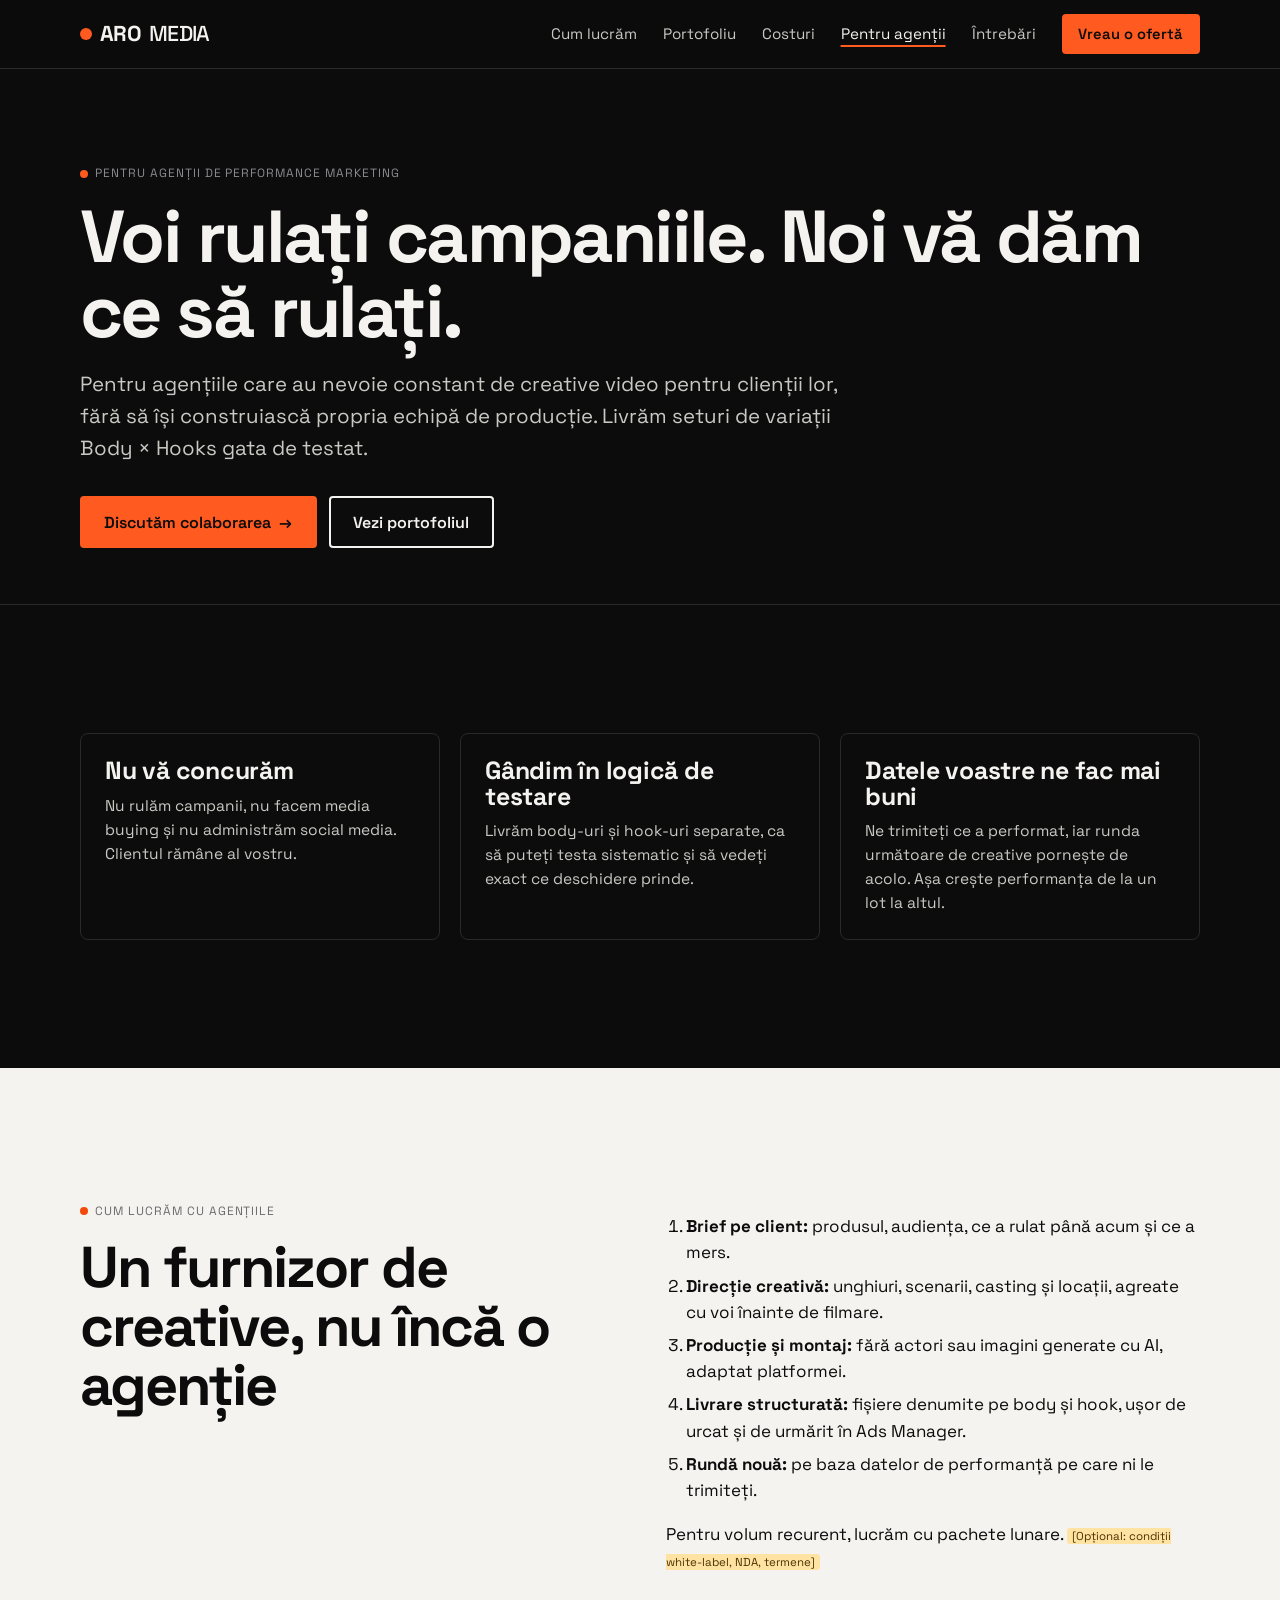
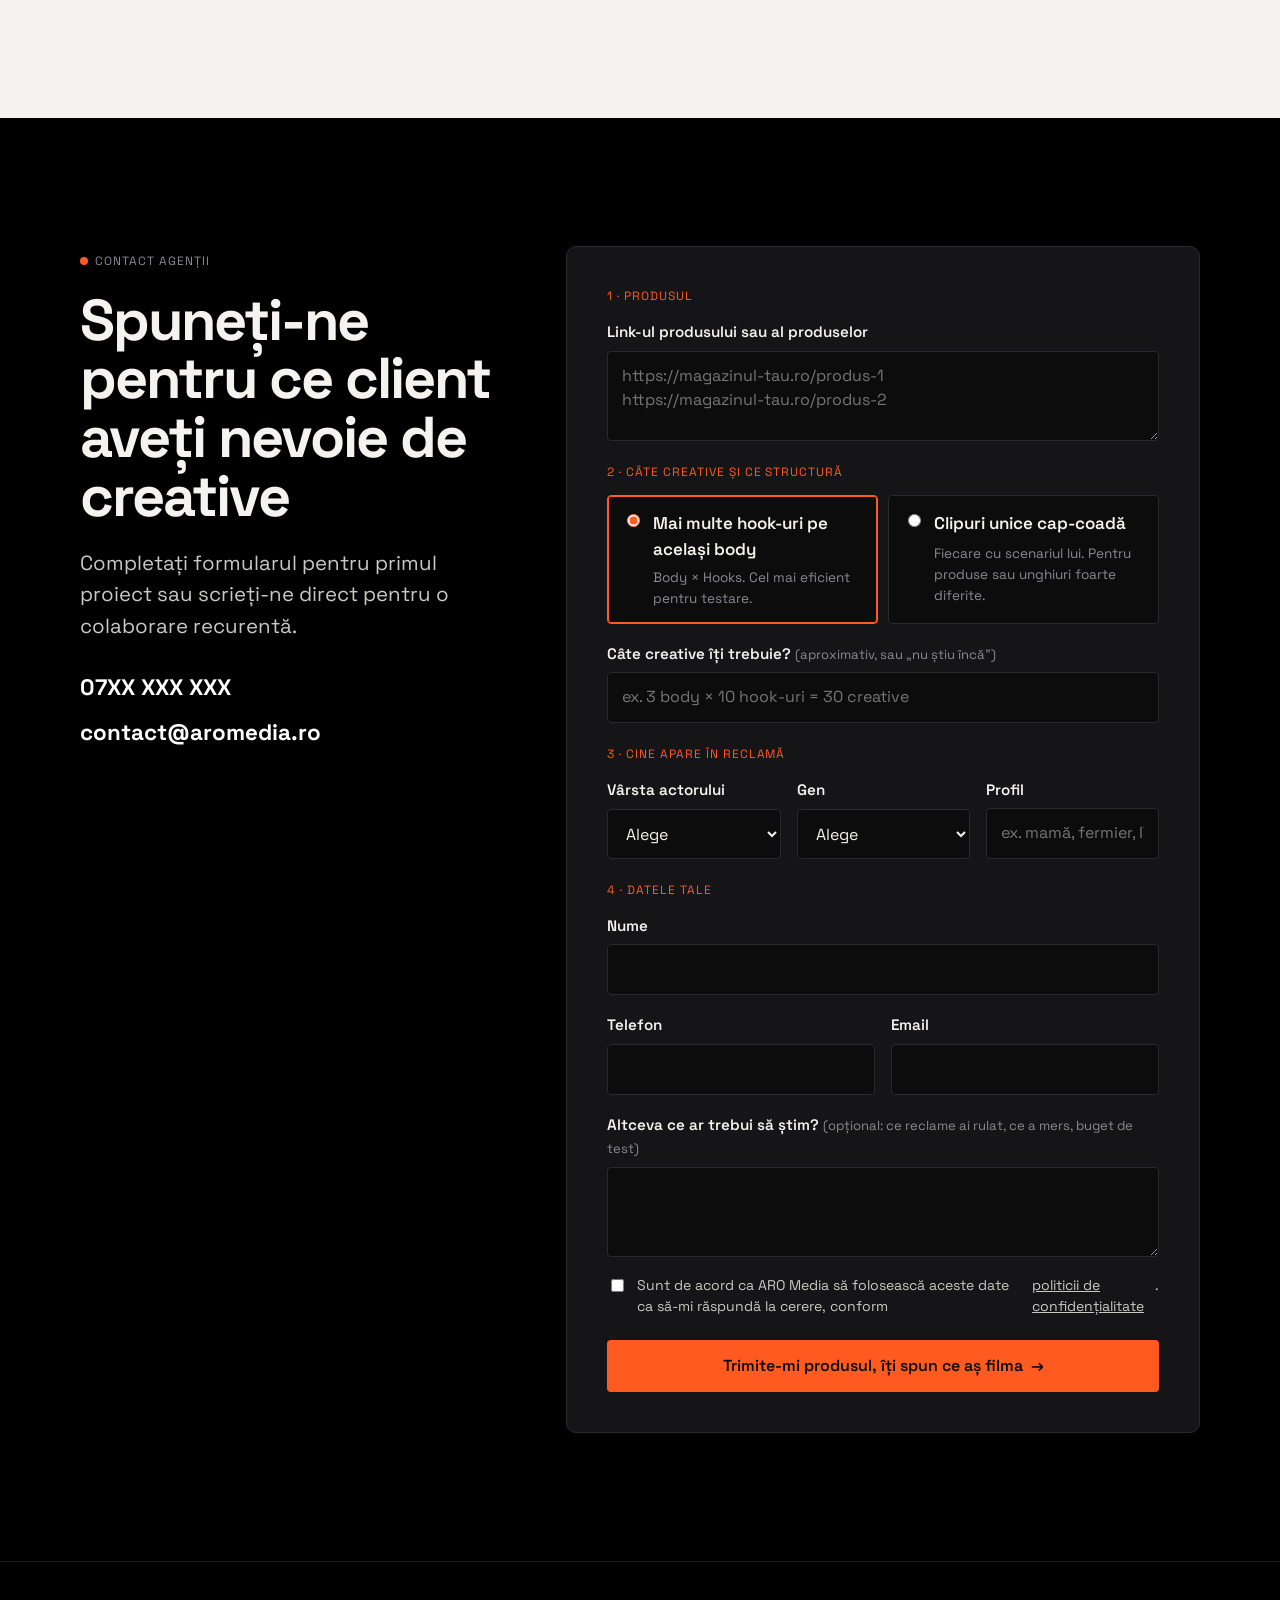
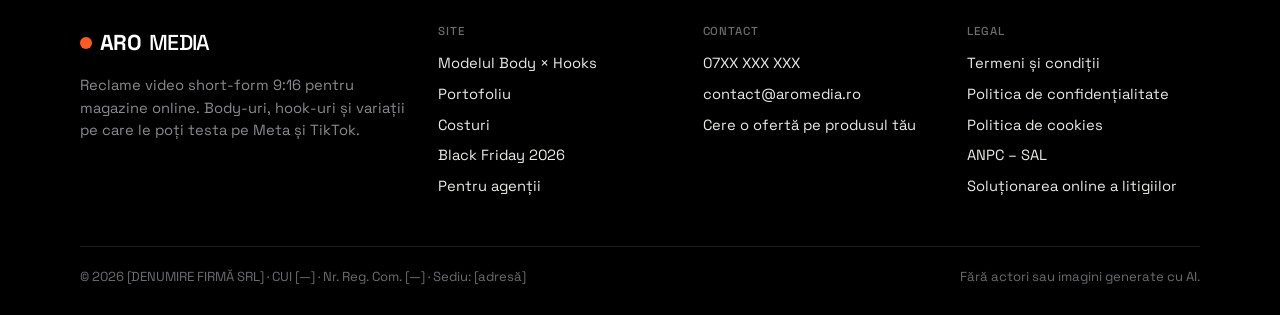
<file: agentii.html>
<!doctype html>
<html lang="ro">
<head>
<meta charset="utf-8">
<meta name="viewport" content="width=device-width, initial-scale=1">
<title>Creative video pentru agenții de performance — ARO Media</title>
<meta name="description" content="Furnizor de creative video short-form pentru agenții de performance marketing. Seturi Body × Hooks gata de testat pe Meta și TikTok.">
<link rel="canonical" href="https://aromedia.ro/agentii.html">
<meta property="og:type" content="website">
<meta property="og:locale" content="ro_RO">
<meta property="og:site_name" content="ARO Media">
<meta property="og:title" content="Creative video pentru agenții de performance — ARO Media">
<meta property="og:description" content="Furnizor de creative video short-form pentru agenții de performance marketing. Seturi Body × Hooks gata de testat pe Meta și TikTok.">
<meta property="og:url" content="https://aromedia.ro/agentii.html">
<meta property="og:image" content="https://aromedia.ro/assets/img/og-image.jpg">
<meta name="theme-color" content="#0c0c0d">
<link rel="icon" href="/assets/img/favicon.svg" type="image/svg+xml">
<link rel="preconnect" href="https://fonts.googleapis.com">
<link rel="preconnect" href="https://fonts.gstatic.com" crossorigin>
<link rel="stylesheet" href="https://fonts.googleapis.com/css2?family=Space+Grotesk:wght@300..700&display=swap">
<link rel="stylesheet" href="/assets/css/style.css">
</head>
<body>
<a class="skip" href="#continut">Sari la conținut</a>

<div class="promo" data-bf>
  <div class="wrap">
    <span class="dot" aria-hidden="true"></span>
    <span>Black Friday 2026: pachete personalizate până pe 30 noiembrie.</span>
    <a href="/black-friday.html">Vezi oferta →</a>
  </div>
</div>
<header class="site-header">
  <div class="wrap">
    <a class="logo" href="/" aria-label="ARO Media, prima pagină"><span class="rec" aria-hidden="true"></span>ARO<span class="light">MEDIA</span></a>
    <button class="menu-toggle" aria-expanded="false" aria-controls="nav">Meniu</button>
    <nav class="nav" id="nav" aria-label="Principal">
      <a href="/#model">Cum lucrăm</a>
      <a href="/portofoliu.html">Portofoliu</a>
      <a href="/#pachete">Costuri</a>
      <a href="/agentii.html" aria-current="page">Pentru agenții</a>
      <a href="/#faq">Întrebări</a>
      <a class="btn btn-primary" href="/#oferta">Vreau o ofertă</a>
    </nav>
  </div>
</header>
<main id="continut">

<section class="page-hero">
  <div class="wrap">
    <span class="label">Pentru agenții de performance marketing</span>
    <h1>Voi rulați campaniile. Noi vă dăm ce să rulați.</h1>
    <p class="lead">Pentru agențiile care au nevoie constant de creative video pentru clienții lor, fără să își construiască propria echipă de producție. Livrăm seturi de variații Body × Hooks gata de testat.</p>
    <div class="hero-ctas"><a class="btn btn-primary" href="#oferta">Discutăm colaborarea <span class="arr">→</span></a><a class="btn" href="/portofoliu.html">Vezi portofoliul</a></div>
  </div>
</section>
<section>
  <div class="wrap">
    <div class="cards">
      <div class="card"><h3>Nu vă concurăm</h3><p>Nu rulăm campanii, nu facem media buying și nu administrăm social media. Clientul rămâne al vostru.</p></div>
      <div class="card"><h3>Gândim în logică de testare</h3><p>Livrăm body-uri și hook-uri separate, ca să puteți testa sistematic și să vedeți exact ce deschidere prinde.</p></div>
      <div class="card"><h3>Datele voastre ne fac mai buni</h3><p>Ne trimiteți ce a performat, iar runda următoare de creative pornește de acolo. Așa crește performanța de la un lot la altul.</p></div>
    </div>
  </div>
</section>
<section class="alt">
  <div class="wrap cols2">
    <div>
      <span class="label">Cum lucrăm cu agențiile</span>
      <h2 style="margin-top:16px">Un furnizor de creative, nu încă o agenție</h2>
    </div>
    <div class="prose">
      <ol>
        <li><b>Brief pe client:</b> produsul, audiența, ce a rulat până acum și ce a mers.</li>
        <li><b>Direcție creativă:</b> unghiuri, scenarii, casting și locații, agreate cu voi înainte de filmare.</li>
        <li><b>Producție și montaj:</b> fără actori sau imagini generate cu AI, adaptat platformei.</li>
        <li><b>Livrare structurată:</b> fișiere denumite pe body și hook, ușor de urcat și de urmărit în Ads Manager.</li>
        <li><b>Rundă nouă:</b> pe baza datelor de performanță pe care ni le trimiteți.</li>
      </ol>
      <p>Pentru volum recurent, lucrăm cu pachete lunare. <span class="todo">[Opțional: condiții white-label, NDA, termene]</span></p>
    </div>
  </div>
</section>
<section id="oferta" class="dark">
  <div class="wrap contact-grid">
    <div>
      <span class="label">Contact agenții</span>
      <h2 style="margin:18px 0 22px">Spuneți-ne pentru ce client aveți nevoie de creative</h2>
      <p class="lead">Completați formularul pentru primul proiect sau scrieți-ne direct pentru o colaborare recurentă.</p>
      <div class="direct"><a href="tel:+407XXXXXXXX">07XX XXX XXX</a><a href="mailto:contact@aromedia.ro">contact@aromedia.ro</a></div>
    </div>
    <div><form class="form" data-lead data-subject="Colaborare agenție — ARO Media" novalidate>
  <fieldset>
    <legend>1 · Produsul</legend>
    <div class="field">
      <label for="f-produs">Link-ul produsului sau al produselor</label>
      <textarea id="f-produs" name="Produs(e)" required placeholder="https://magazinul-tau.ro/produs-1&#10;https://magazinul-tau.ro/produs-2"></textarea>
    </div>
  </fieldset>
  <fieldset>
    <legend>2 · Câte creative și ce structură</legend>
    <div class="choice" role="radiogroup" aria-label="Structura">
      <label><input type="radio" id="f-structura-hooks" name="Structura" value="Mai multe hook-uri pe același body" checked> Mai multe hook-uri pe același body <small>Body × Hooks. Cel mai eficient pentru testare.</small></label>
      <label><input type="radio" name="Structura" value="Clipuri unice cap-coadă"> Clipuri unice cap-coadă <small>Fiecare cu scenariul lui. Pentru produse sau unghiuri foarte diferite.</small></label>
    </div>
    <div class="field">
      <label for="f-numar">Câte creative îți trebuie? <span class="hint">(aproximativ, sau „nu știu încă”)</span></label>
      <input id="f-numar" name="Număr creative" type="text" placeholder="ex. 3 body × 10 hook-uri = 30 creative">
    </div>
  </fieldset>
  <fieldset>
    <legend>3 · Cine apare în reclamă</legend>
    <div class="row3">
      <div class="field">
        <label for="f-varsta">Vârsta actorului</label>
        <select id="f-varsta" name="Vârstă actor">
          <option value="">Alege</option>
          <option>18–25</option><option>25–35</option><option>35–45</option>
          <option>45–60</option><option>60+</option><option>Mai multe vârste</option><option>Nu știu, recomandați voi</option>
        </select>
      </div>
      <div class="field">
        <label for="f-gen">Gen</label>
        <select id="f-gen" name="Gen actor">
          <option value="">Alege</option>
          <option>Femeie</option><option>Bărbat</option><option>Ambele</option><option>Nu contează</option>
        </select>
      </div>
      <div class="field">
        <label for="f-profil">Profil</label>
        <input id="f-profil" name="Profil actor" type="text" placeholder="ex. mamă, fermier, IT-ist">
      </div>
    </div>
  </fieldset>
  <fieldset>
    <legend>4 · Datele tale</legend>
    <div class="field">
      <label for="f-nume">Nume</label>
      <input id="f-nume" name="Nume" type="text" autocomplete="name" required>
    </div>
    <div class="row2">
      <div class="field">
        <label for="f-tel">Telefon</label>
        <input id="f-tel" name="Telefon" type="tel" autocomplete="tel" required>
      </div>
      <div class="field">
        <label for="f-email">Email</label>
        <input id="f-email" name="Email" type="email" autocomplete="email" required>
      </div>
    </div>
    <div class="field">
      <label for="f-obs">Altceva ce ar trebui să știm? <span class="hint">(opțional: ce reclame ai rulat, ce a mers, buget de test)</span></label>
      <textarea id="f-obs" name="Observații"></textarea>
    </div>
    <input type="text" name="_gotcha" tabindex="-1" autocomplete="off" style="display:none">
    <label class="consent"><input type="checkbox" required name="Acord date" value="da"> Sunt de acord ca ARO Media să folosească aceste date ca să-mi răspundă la cerere, conform <a href="/confidentialitate.html">politicii de confidențialitate</a>.</label>
  </fieldset>
  <button class="btn btn-primary" type="submit">Trimite-mi produsul, îți spun ce aș filma <span class="arr">→</span></button>
  <p class="form-status" role="status" aria-live="polite"></p>
</form></div>
  </div>
</section>

</main>
<footer class="site-footer">
  <div class="wrap">
    <div class="foot-grid">
      <div>
        <a class="logo" href="/"><span class="rec" aria-hidden="true"></span>ARO<span class="light">MEDIA</span></a>
        <p>Reclame video short-form 9:16 pentru magazine online. Body-uri, hook-uri și variații pe care le poți testa pe Meta și TikTok.</p>
      </div>
      <div>
        <h4>Site</h4>
        <ul>
          <li><a href="/#model">Modelul Body × Hooks</a></li>
          <li><a href="/portofoliu.html">Portofoliu</a></li>
          <li><a href="/#pachete">Costuri</a></li>
          <li><a href="/black-friday.html">Black Friday 2026</a></li>
          <li><a href="/agentii.html">Pentru agenții</a></li>
        </ul>
      </div>
      <div>
        <h4>Contact</h4>
        <ul>
          <li><a href="tel:+407XXXXXXXX">07XX XXX XXX</a></li>
          <li><a href="mailto:contact@aromedia.ro">contact@aromedia.ro</a></li>
          <li><a href="/#oferta">Cere o ofertă pe produsul tău</a></li>
        </ul>
      </div>
      <div>
        <h4>Legal</h4>
        <ul>
          <li><a href="/termeni.html">Termeni și condiții</a></li>
          <li><a href="/confidentialitate.html">Politica de confidențialitate</a></li>
          <li><a href="/cookies.html">Politica de cookies</a></li>
          <li><a href="#" data-cookie-settings>Setări cookies</a></li>
          <li><a href="https://anpc.ro/ce-este-sal/" target="_blank" rel="noopener">ANPC – SAL</a></li>
          <li><a href="https://consumer-redress.ec.europa.eu/" target="_blank" rel="noopener">Soluționarea online a litigiilor</a></li>
        </ul>
      </div>
    </div>
    <div class="foot-bottom">
      <span>© <span data-year>2026</span> [DENUMIRE FIRMĂ SRL] · CUI [—] · Nr. Reg. Com. [—] · Sediu: [adresă]</span>
      <span>Fără actori sau imagini generate cu AI.</span>
    </div>
  </div>
</footer>
<script src="/assets/js/analytics.js" defer></script>
<script src="/assets/js/main.js" defer></script>
</body>
</html>
</file>
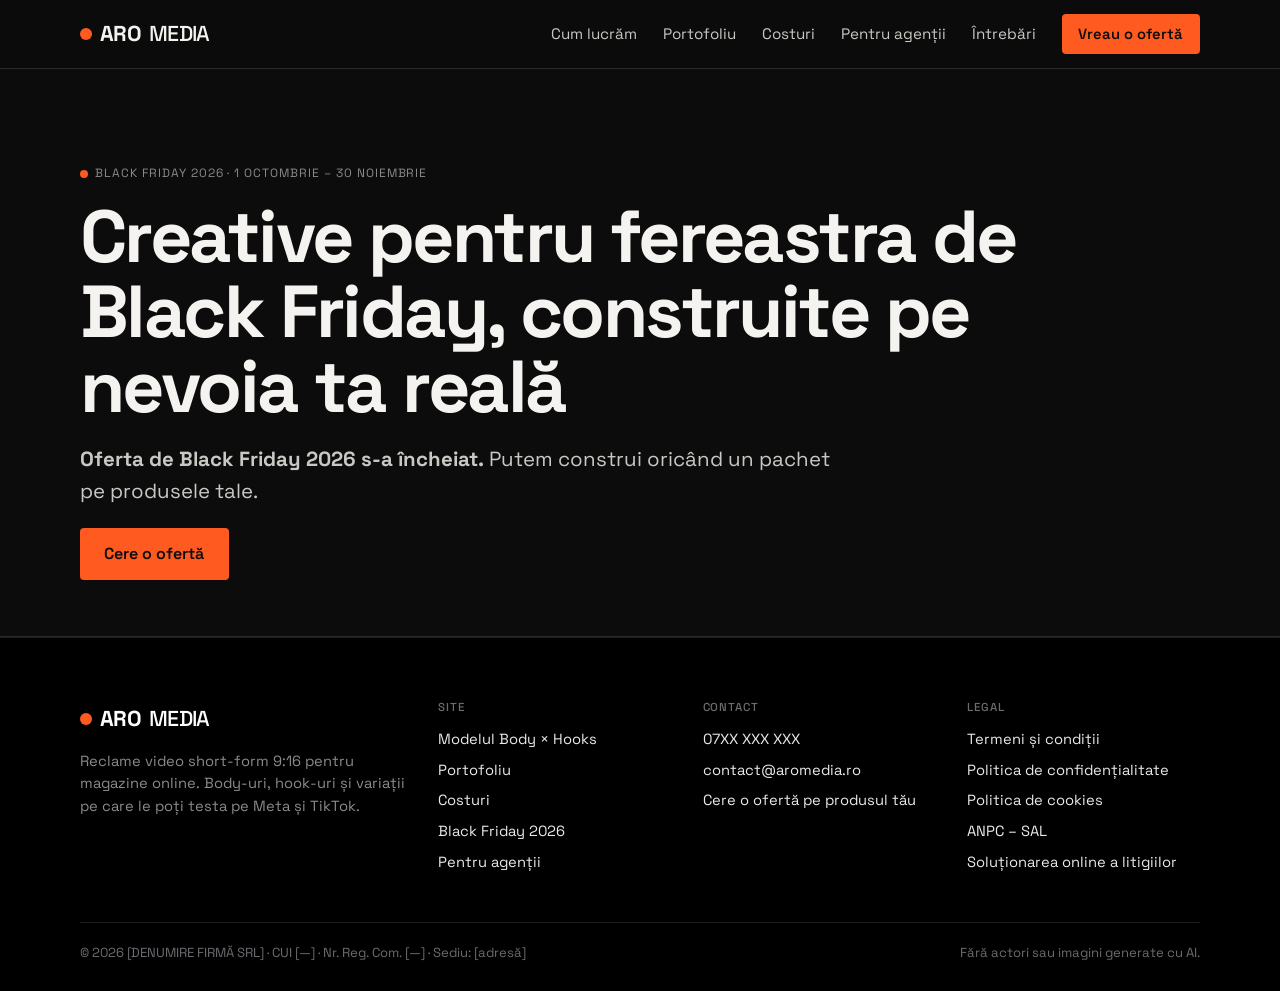
<file: black-friday.html>
<!doctype html>
<html lang="ro">
<head>
<meta charset="utf-8">
<meta name="viewport" content="width=device-width, initial-scale=1">
<title>Black Friday 2026 — Reclame video pentru magazine | ARO Media</title>
<meta name="description" content="Pachete personalizate de reclame video short-form pentru Black Friday 2026, valabile până pe 30 noiembrie 2026.">
<link rel="canonical" href="https://aromedia.ro/black-friday.html">
<meta property="og:type" content="website">
<meta property="og:locale" content="ro_RO">
<meta property="og:site_name" content="ARO Media">
<meta property="og:title" content="Black Friday 2026 — Reclame video pentru magazine | ARO Media">
<meta property="og:description" content="Pachete personalizate de reclame video short-form pentru Black Friday 2026, valabile până pe 30 noiembrie 2026.">
<meta property="og:url" content="https://aromedia.ro/black-friday.html">
<meta property="og:image" content="https://aromedia.ro/assets/img/og-image.jpg">
<meta name="theme-color" content="#0c0c0d">
<link rel="icon" href="/assets/img/favicon.svg" type="image/svg+xml">
<link rel="preconnect" href="https://fonts.googleapis.com">
<link rel="preconnect" href="https://fonts.gstatic.com" crossorigin>
<link rel="stylesheet" href="https://fonts.googleapis.com/css2?family=Space+Grotesk:wght@300..700&display=swap">
<link rel="stylesheet" href="/assets/css/style.css">
</head>
<body>
<a class="skip" href="#continut">Sari la conținut</a>

<div class="promo" data-bf>
  <div class="wrap">
    <span class="dot" aria-hidden="true"></span>
    <span>Black Friday 2026: pachete personalizate până pe 30 noiembrie.</span>
    <a href="/black-friday.html">Vezi oferta →</a>
  </div>
</div>
<header class="site-header">
  <div class="wrap">
    <a class="logo" href="/" aria-label="ARO Media, prima pagină"><span class="rec" aria-hidden="true"></span>ARO<span class="light">MEDIA</span></a>
    <button class="menu-toggle" aria-expanded="false" aria-controls="nav">Meniu</button>
    <nav class="nav" id="nav" aria-label="Principal">
      <a href="/#model">Cum lucrăm</a>
      <a href="/portofoliu.html">Portofoliu</a>
      <a href="/#pachete">Costuri</a>
      <a href="/agentii.html">Pentru agenții</a>
      <a href="/#faq">Întrebări</a>
      <a class="btn btn-primary" href="/#oferta">Vreau o ofertă</a>
    </nav>
  </div>
</header>
<main id="continut">

<div data-bf-page>
<section class="page-hero">
  <div class="wrap">
    <span class="label">Black Friday 2026 · 1 octombrie – 30 noiembrie</span>
    <h1>Creative pentru fereastra de Black Friday, construite pe nevoia ta reală</h1>
    <p class="lead live-only">Fiecare cost contează mai mult acum, mai ales în e-commerce. Tocmai de aceea nu vindem clipuri „la 50 de lei bucata”. Pornim de la produsele și bugetul tău și îți construim un pachet din care să vezi clar dacă e sau nu în avantajul tău.</p>
    <div class="countdown live-only" data-countdown aria-label="Timp rămas din ofertă">
      <div><b data-d>–</b><span>zile</span></div>
      <div><b data-h>–</b><span>ore</span></div>
      <div><b data-m>–</b><span>minute</span></div>
      <div><b data-s>–</b><span>secunde</span></div>
    </div>
    <p class="mono live-only" style="font-size:.85rem;color:var(--muted)">Oferta expiră pe 30 noiembrie 2026, ora 23:59.</p>
    <div class="expired-note">
      <p class="lead"><b>Oferta de Black Friday 2026 s-a încheiat.</b> Putem construi oricând un pachet pe produsele tale.</p>
      <a class="btn btn-primary" href="/#oferta">Cere o ofertă</a>
    </div>
  </div>
</section>
<section class="live-only alt">
  <div class="wrap">
    <div class="sec-head">
      <span class="label">Cum construim oferta</span>
      <h2>Trei lucruri, și îți spunem exact ce primești</h2>
    </div>
    <div class="cards">
      <div class="card"><span class="mono red">01</span><h3>Produsele pe care le împingi de Black Friday</h3><p>Link-urile lor. Pornim de la ce vrei să vinzi, nu de la un pachet standard.</p></div>
      <div class="card"><span class="mono red">02</span><h3>Câte creative și ce structură</h3><p>Mai multe hook-uri pe același body pentru testare rapidă, sau clipuri unice pentru unghiuri diferite.</p></div>
      <div class="card"><span class="mono red">03</span><h3>Cine trebuie să apară</h3><p>Vârsta, genul și profilul actorului. Omul din reclamă trebuie să semene cu cel care cumpără.</p></div>
    </div>
    <p class="single-alt">Atenție la calendar: casting, filmare și montaj durează. Ca să ai creativele rulate și testate înainte de vârful de trafic, cu cât începem mai devreme, cu atât mai bine.</p>
  </div>
</section>
<section class="dark live-only">
  <div class="wrap contact-grid">
    <div>
      <span class="label">Cere oferta de Black Friday</span>
      <h2 style="margin:18px 0 22px">Vreau o ofertă pe produsul meu</h2>
      <p class="lead">Îți răspundem cu o structură propusă și un preț, ca să decizi dacă merită pentru magazinul tău.</p>
      <div class="direct"><a href="tel:+407XXXXXXXX">07XX XXX XXX</a><a href="mailto:contact@aromedia.ro">contact@aromedia.ro</a></div>
    </div>
    <div><form class="form" data-lead data-subject="Ofertă Black Friday 2026 — ARO Media" novalidate>
  <fieldset>
    <legend>1 · Produsul</legend>
    <div class="field">
      <label for="f-produs">Link-ul produsului sau al produselor</label>
      <textarea id="f-produs" name="Produs(e)" required placeholder="https://magazinul-tau.ro/produs-1&#10;https://magazinul-tau.ro/produs-2"></textarea>
    </div>
  </fieldset>
  <fieldset>
    <legend>2 · Câte creative și ce structură</legend>
    <div class="choice" role="radiogroup" aria-label="Structura">
      <label><input type="radio" id="f-structura-hooks" name="Structura" value="Mai multe hook-uri pe același body" checked> Mai multe hook-uri pe același body <small>Body × Hooks. Cel mai eficient pentru testare.</small></label>
      <label><input type="radio" name="Structura" value="Clipuri unice cap-coadă"> Clipuri unice cap-coadă <small>Fiecare cu scenariul lui. Pentru produse sau unghiuri foarte diferite.</small></label>
    </div>
    <div class="field">
      <label for="f-numar">Câte creative îți trebuie? <span class="hint">(aproximativ, sau „nu știu încă”)</span></label>
      <input id="f-numar" name="Număr creative" type="text" placeholder="ex. 3 body × 10 hook-uri = 30 creative">
    </div>
  </fieldset>
  <fieldset>
    <legend>3 · Cine apare în reclamă</legend>
    <div class="row3">
      <div class="field">
        <label for="f-varsta">Vârsta actorului</label>
        <select id="f-varsta" name="Vârstă actor">
          <option value="">Alege</option>
          <option>18–25</option><option>25–35</option><option>35–45</option>
          <option>45–60</option><option>60+</option><option>Mai multe vârste</option><option>Nu știu, recomandați voi</option>
        </select>
      </div>
      <div class="field">
        <label for="f-gen">Gen</label>
        <select id="f-gen" name="Gen actor">
          <option value="">Alege</option>
          <option>Femeie</option><option>Bărbat</option><option>Ambele</option><option>Nu contează</option>
        </select>
      </div>
      <div class="field">
        <label for="f-profil">Profil</label>
        <input id="f-profil" name="Profil actor" type="text" placeholder="ex. mamă, fermier, IT-ist">
      </div>
    </div>
  </fieldset>
  <fieldset>
    <legend>4 · Datele tale</legend>
    <div class="field">
      <label for="f-nume">Nume</label>
      <input id="f-nume" name="Nume" type="text" autocomplete="name" required>
    </div>
    <div class="row2">
      <div class="field">
        <label for="f-tel">Telefon</label>
        <input id="f-tel" name="Telefon" type="tel" autocomplete="tel" required>
      </div>
      <div class="field">
        <label for="f-email">Email</label>
        <input id="f-email" name="Email" type="email" autocomplete="email" required>
      </div>
    </div>
    <div class="field">
      <label for="f-obs">Altceva ce ar trebui să știm? <span class="hint">(opțional: ce reclame ai rulat, ce a mers, buget de test)</span></label>
      <textarea id="f-obs" name="Observații"></textarea>
    </div>
    <input type="text" name="_gotcha" tabindex="-1" autocomplete="off" style="display:none">
    <label class="consent"><input type="checkbox" required name="Acord date" value="da"> Sunt de acord ca ARO Media să folosească aceste date ca să-mi răspundă la cerere, conform <a href="/confidentialitate.html">politicii de confidențialitate</a>.</label>
  </fieldset>
  <button class="btn btn-primary" type="submit">Trimite-mi produsul, îți spun ce aș filma <span class="arr">→</span></button>
  <p class="form-status" role="status" aria-live="polite"></p>
</form></div>
  </div>
</section>
</div>

</main>
<footer class="site-footer">
  <div class="wrap">
    <div class="foot-grid">
      <div>
        <a class="logo" href="/"><span class="rec" aria-hidden="true"></span>ARO<span class="light">MEDIA</span></a>
        <p>Reclame video short-form 9:16 pentru magazine online. Body-uri, hook-uri și variații pe care le poți testa pe Meta și TikTok.</p>
      </div>
      <div>
        <h4>Site</h4>
        <ul>
          <li><a href="/#model">Modelul Body × Hooks</a></li>
          <li><a href="/portofoliu.html">Portofoliu</a></li>
          <li><a href="/#pachete">Costuri</a></li>
          <li><a href="/black-friday.html">Black Friday 2026</a></li>
          <li><a href="/agentii.html">Pentru agenții</a></li>
        </ul>
      </div>
      <div>
        <h4>Contact</h4>
        <ul>
          <li><a href="tel:+407XXXXXXXX">07XX XXX XXX</a></li>
          <li><a href="mailto:contact@aromedia.ro">contact@aromedia.ro</a></li>
          <li><a href="/#oferta">Cere o ofertă pe produsul tău</a></li>
        </ul>
      </div>
      <div>
        <h4>Legal</h4>
        <ul>
          <li><a href="/termeni.html">Termeni și condiții</a></li>
          <li><a href="/confidentialitate.html">Politica de confidențialitate</a></li>
          <li><a href="/cookies.html">Politica de cookies</a></li>
          <li><a href="#" data-cookie-settings>Setări cookies</a></li>
          <li><a href="https://anpc.ro/ce-este-sal/" target="_blank" rel="noopener">ANPC – SAL</a></li>
          <li><a href="https://consumer-redress.ec.europa.eu/" target="_blank" rel="noopener">Soluționarea online a litigiilor</a></li>
        </ul>
      </div>
    </div>
    <div class="foot-bottom">
      <span>© <span data-year>2026</span> [DENUMIRE FIRMĂ SRL] · CUI [—] · Nr. Reg. Com. [—] · Sediu: [adresă]</span>
      <span>Fără actori sau imagini generate cu AI.</span>
    </div>
  </div>
</footer>
<script src="/assets/js/analytics.js" defer></script>
<script src="/assets/js/main.js" defer></script>
</body>
</html>
</file>
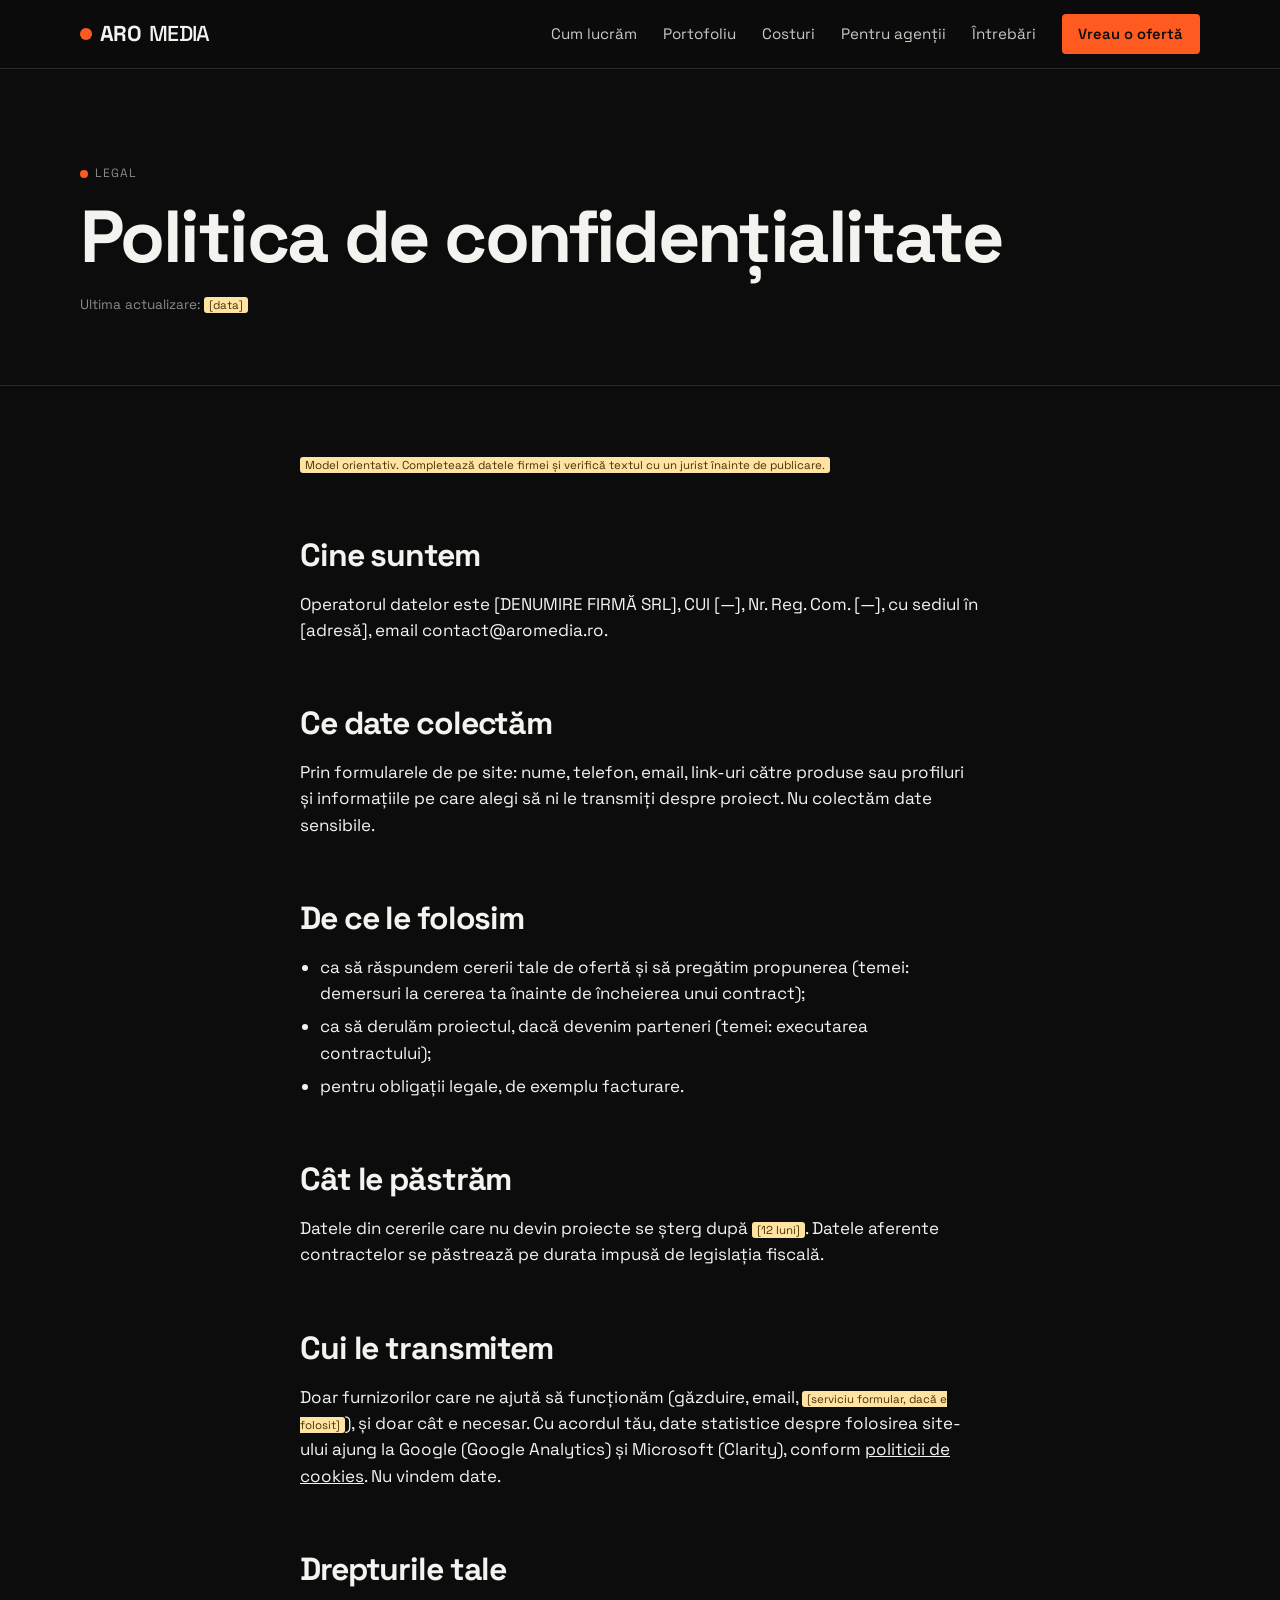
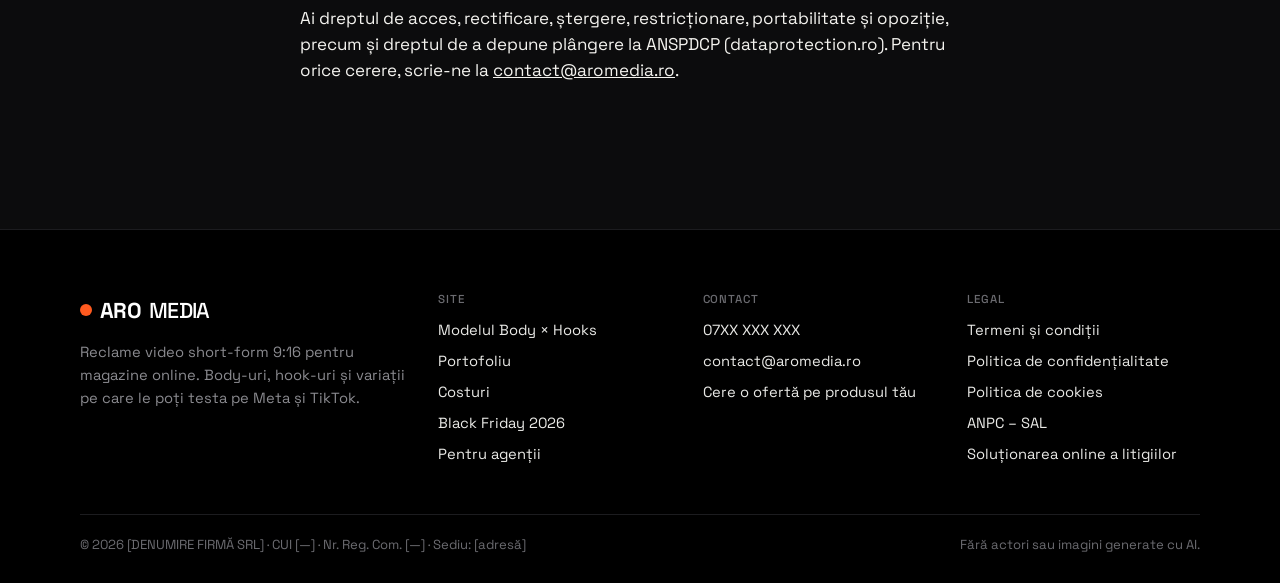
<file: confidentialitate.html>
<!doctype html>
<html lang="ro">
<head>
<meta charset="utf-8">
<meta name="viewport" content="width=device-width, initial-scale=1">
<title>Politica de confidențialitate — ARO Media</title>
<meta name="description" content="Politica de confidențialitate pentru site-ul aromedia.ro.">
<link rel="canonical" href="https://aromedia.ro/confidentialitate.html">
<meta property="og:type" content="website">
<meta property="og:locale" content="ro_RO">
<meta property="og:site_name" content="ARO Media">
<meta property="og:title" content="Politica de confidențialitate — ARO Media">
<meta property="og:description" content="Politica de confidențialitate pentru site-ul aromedia.ro.">
<meta property="og:url" content="https://aromedia.ro/confidentialitate.html">
<meta property="og:image" content="https://aromedia.ro/assets/img/og-image.jpg">
<meta name="theme-color" content="#0c0c0d">
<link rel="icon" href="/assets/img/favicon.svg" type="image/svg+xml">
<link rel="preconnect" href="https://fonts.googleapis.com">
<link rel="preconnect" href="https://fonts.gstatic.com" crossorigin>
<link rel="stylesheet" href="https://fonts.googleapis.com/css2?family=Space+Grotesk:wght@300..700&display=swap">
<link rel="stylesheet" href="/assets/css/style.css">
</head>
<body>
<a class="skip" href="#continut">Sari la conținut</a>

<div class="promo" data-bf>
  <div class="wrap">
    <span class="dot" aria-hidden="true"></span>
    <span>Black Friday 2026: pachete personalizate până pe 30 noiembrie.</span>
    <a href="/black-friday.html">Vezi oferta →</a>
  </div>
</div>
<header class="site-header">
  <div class="wrap">
    <a class="logo" href="/" aria-label="ARO Media, prima pagină"><span class="rec" aria-hidden="true"></span>ARO<span class="light">MEDIA</span></a>
    <button class="menu-toggle" aria-expanded="false" aria-controls="nav">Meniu</button>
    <nav class="nav" id="nav" aria-label="Principal">
      <a href="/#model">Cum lucrăm</a>
      <a href="/portofoliu.html">Portofoliu</a>
      <a href="/#pachete">Costuri</a>
      <a href="/agentii.html">Pentru agenții</a>
      <a href="/#faq">Întrebări</a>
      <a class="btn btn-primary" href="/#oferta">Vreau o ofertă</a>
    </nav>
  </div>
</header>
<main id="continut">

<section class="page-hero"><div class="wrap"><span class="label">Legal</span><h1>Politica de confidențialitate</h1><p class="mono" style="font-size:.85rem;color:var(--muted)">Ultima actualizare: <span class="todo">[data]</span></p></div></section>
<section style="padding-top:48px"><div class="wrap prose"><p class="disclaimer" style="margin-bottom:2em"><span class="todo">Model orientativ. Completează datele firmei și verifică textul cu un jurist înainte de publicare.</span></p>
<h2>Cine suntem</h2><p>Operatorul datelor este [DENUMIRE FIRMĂ SRL], CUI [—], Nr. Reg. Com. [—], cu sediul în [adresă], email contact@aromedia.ro.</p>
<h2>Ce date colectăm</h2><p>Prin formularele de pe site: nume, telefon, email, link-uri către produse sau profiluri și informațiile pe care alegi să ni le transmiți despre proiect. Nu colectăm date sensibile.</p>
<h2>De ce le folosim</h2><ul><li>ca să răspundem cererii tale de ofertă și să pregătim propunerea (temei: demersuri la cererea ta înainte de încheierea unui contract);</li><li>ca să derulăm proiectul, dacă devenim parteneri (temei: executarea contractului);</li><li>pentru obligații legale, de exemplu facturare.</li></ul>
<h2>Cât le păstrăm</h2><p>Datele din cererile care nu devin proiecte se șterg după <span class="todo">[12 luni]</span>. Datele aferente contractelor se păstrează pe durata impusă de legislația fiscală.</p>
<h2>Cui le transmitem</h2><p>Doar furnizorilor care ne ajută să funcționăm (găzduire, email, <span class="todo">[serviciu formular, dacă e folosit]</span>), și doar cât e necesar. Cu acordul tău, date statistice despre folosirea site-ului ajung la Google (Google Analytics) și Microsoft (Clarity), conform <a href="/cookies.html">politicii de cookies</a>. Nu vindem date.</p>
<h2>Drepturile tale</h2><p>Ai dreptul de acces, rectificare, ștergere, restricționare, portabilitate și opoziție, precum și dreptul de a depune plângere la ANSPDCP (dataprotection.ro). Pentru orice cerere, scrie-ne la <a href="mailto:contact@aromedia.ro">contact@aromedia.ro</a>.</p>
</div></section>

</main>
<footer class="site-footer">
  <div class="wrap">
    <div class="foot-grid">
      <div>
        <a class="logo" href="/"><span class="rec" aria-hidden="true"></span>ARO<span class="light">MEDIA</span></a>
        <p>Reclame video short-form 9:16 pentru magazine online. Body-uri, hook-uri și variații pe care le poți testa pe Meta și TikTok.</p>
      </div>
      <div>
        <h4>Site</h4>
        <ul>
          <li><a href="/#model">Modelul Body × Hooks</a></li>
          <li><a href="/portofoliu.html">Portofoliu</a></li>
          <li><a href="/#pachete">Costuri</a></li>
          <li><a href="/black-friday.html">Black Friday 2026</a></li>
          <li><a href="/agentii.html">Pentru agenții</a></li>
        </ul>
      </div>
      <div>
        <h4>Contact</h4>
        <ul>
          <li><a href="tel:+407XXXXXXXX">07XX XXX XXX</a></li>
          <li><a href="mailto:contact@aromedia.ro">contact@aromedia.ro</a></li>
          <li><a href="/#oferta">Cere o ofertă pe produsul tău</a></li>
        </ul>
      </div>
      <div>
        <h4>Legal</h4>
        <ul>
          <li><a href="/termeni.html">Termeni și condiții</a></li>
          <li><a href="/confidentialitate.html">Politica de confidențialitate</a></li>
          <li><a href="/cookies.html">Politica de cookies</a></li>
          <li><a href="#" data-cookie-settings>Setări cookies</a></li>
          <li><a href="https://anpc.ro/ce-este-sal/" target="_blank" rel="noopener">ANPC – SAL</a></li>
          <li><a href="https://consumer-redress.ec.europa.eu/" target="_blank" rel="noopener">Soluționarea online a litigiilor</a></li>
        </ul>
      </div>
    </div>
    <div class="foot-bottom">
      <span>© <span data-year>2026</span> [DENUMIRE FIRMĂ SRL] · CUI [—] · Nr. Reg. Com. [—] · Sediu: [adresă]</span>
      <span>Fără actori sau imagini generate cu AI.</span>
    </div>
  </div>
</footer>
<script src="/assets/js/analytics.js" defer></script>
<script src="/assets/js/main.js" defer></script>
</body>
</html>
</file>
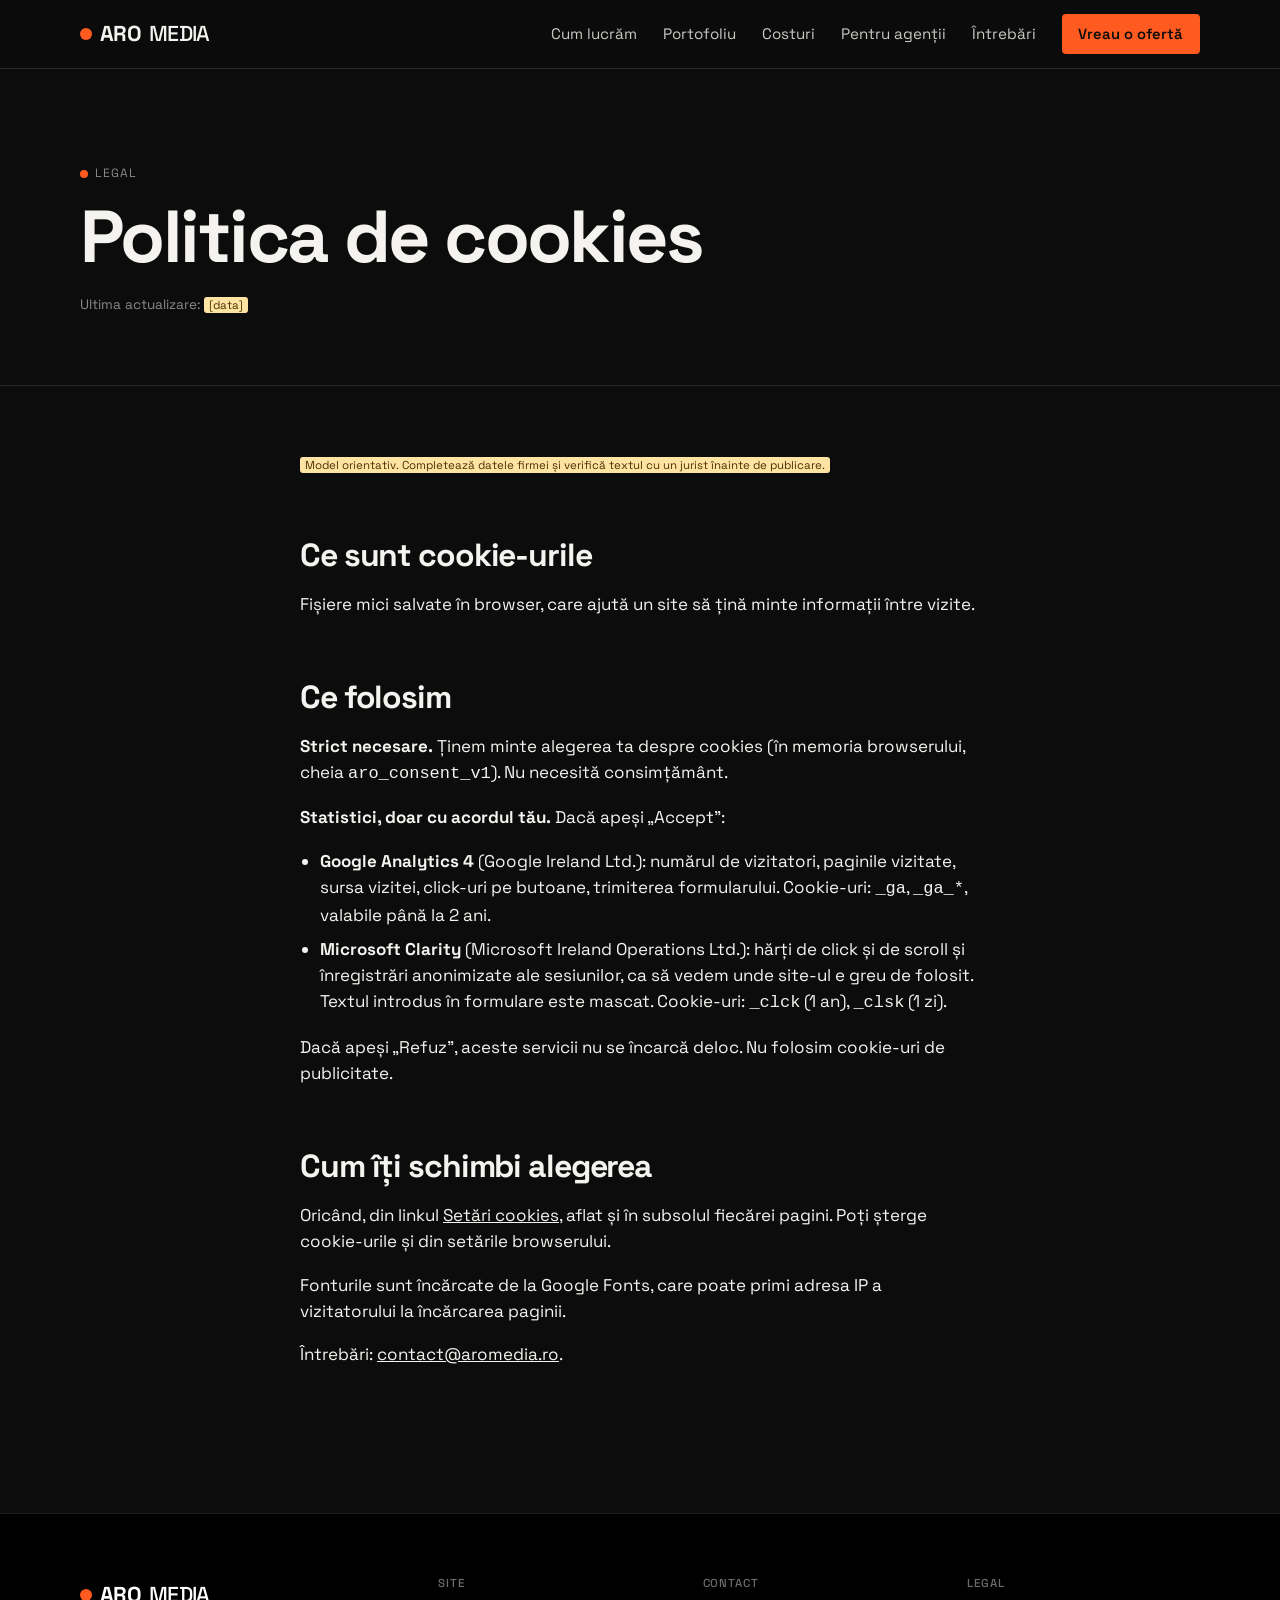
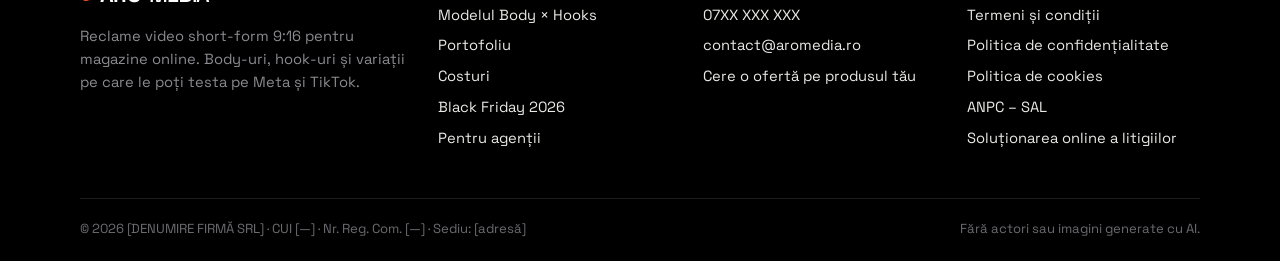
<file: cookies.html>
<!doctype html>
<html lang="ro">
<head>
<meta charset="utf-8">
<meta name="viewport" content="width=device-width, initial-scale=1">
<title>Politica de cookies — ARO Media</title>
<meta name="description" content="Politica de cookies pentru site-ul aromedia.ro.">
<link rel="canonical" href="https://aromedia.ro/cookies.html">
<meta property="og:type" content="website">
<meta property="og:locale" content="ro_RO">
<meta property="og:site_name" content="ARO Media">
<meta property="og:title" content="Politica de cookies — ARO Media">
<meta property="og:description" content="Politica de cookies pentru site-ul aromedia.ro.">
<meta property="og:url" content="https://aromedia.ro/cookies.html">
<meta property="og:image" content="https://aromedia.ro/assets/img/og-image.jpg">
<meta name="theme-color" content="#0c0c0d">
<link rel="icon" href="/assets/img/favicon.svg" type="image/svg+xml">
<link rel="preconnect" href="https://fonts.googleapis.com">
<link rel="preconnect" href="https://fonts.gstatic.com" crossorigin>
<link rel="stylesheet" href="https://fonts.googleapis.com/css2?family=Space+Grotesk:wght@300..700&display=swap">
<link rel="stylesheet" href="/assets/css/style.css">
</head>
<body>
<a class="skip" href="#continut">Sari la conținut</a>

<div class="promo" data-bf>
  <div class="wrap">
    <span class="dot" aria-hidden="true"></span>
    <span>Black Friday 2026: pachete personalizate până pe 30 noiembrie.</span>
    <a href="/black-friday.html">Vezi oferta →</a>
  </div>
</div>
<header class="site-header">
  <div class="wrap">
    <a class="logo" href="/" aria-label="ARO Media, prima pagină"><span class="rec" aria-hidden="true"></span>ARO<span class="light">MEDIA</span></a>
    <button class="menu-toggle" aria-expanded="false" aria-controls="nav">Meniu</button>
    <nav class="nav" id="nav" aria-label="Principal">
      <a href="/#model">Cum lucrăm</a>
      <a href="/portofoliu.html">Portofoliu</a>
      <a href="/#pachete">Costuri</a>
      <a href="/agentii.html">Pentru agenții</a>
      <a href="/#faq">Întrebări</a>
      <a class="btn btn-primary" href="/#oferta">Vreau o ofertă</a>
    </nav>
  </div>
</header>
<main id="continut">

<section class="page-hero"><div class="wrap"><span class="label">Legal</span><h1>Politica de cookies</h1><p class="mono" style="font-size:.85rem;color:var(--muted)">Ultima actualizare: <span class="todo">[data]</span></p></div></section>
<section style="padding-top:48px"><div class="wrap prose"><p class="disclaimer" style="margin-bottom:2em"><span class="todo">Model orientativ. Completează datele firmei și verifică textul cu un jurist înainte de publicare.</span></p>
<h2>Ce sunt cookie-urile</h2><p>Fișiere mici salvate în browser, care ajută un site să țină minte informații între vizite.</p>
<h2>Ce folosim</h2>
<p><b>Strict necesare.</b> Ținem minte alegerea ta despre cookies (în memoria browserului, cheia <code>aro_consent_v1</code>). Nu necesită consimțământ.</p>
<p><b>Statistici, doar cu acordul tău.</b> Dacă apeși „Accept”:</p>
<ul>
<li><b>Google Analytics 4</b> (Google Ireland Ltd.): numărul de vizitatori, paginile vizitate, sursa vizitei, click-uri pe butoane, trimiterea formularului. Cookie-uri: <code>_ga</code>, <code>_ga_*</code>, valabile până la 2 ani.</li>
<li><b>Microsoft Clarity</b> (Microsoft Ireland Operations Ltd.): hărți de click și de scroll și înregistrări anonimizate ale sesiunilor, ca să vedem unde site-ul e greu de folosit. Textul introdus în formulare este mascat. Cookie-uri: <code>_clck</code> (1 an), <code>_clsk</code> (1 zi).</li>
</ul>
<p>Dacă apeși „Refuz”, aceste servicii nu se încarcă deloc. Nu folosim cookie-uri de publicitate.</p>
<h2>Cum îți schimbi alegerea</h2><p>Oricând, din linkul <a href="#" data-cookie-settings>Setări cookies</a>, aflat și în subsolul fiecărei pagini. Poți șterge cookie-urile și din setările browserului.</p>
<p>Fonturile sunt încărcate de la Google Fonts, care poate primi adresa IP a vizitatorului la încărcarea paginii.</p>
<p>Întrebări: <a href="mailto:contact@aromedia.ro">contact@aromedia.ro</a>.</p>
</div></section>

</main>
<footer class="site-footer">
  <div class="wrap">
    <div class="foot-grid">
      <div>
        <a class="logo" href="/"><span class="rec" aria-hidden="true"></span>ARO<span class="light">MEDIA</span></a>
        <p>Reclame video short-form 9:16 pentru magazine online. Body-uri, hook-uri și variații pe care le poți testa pe Meta și TikTok.</p>
      </div>
      <div>
        <h4>Site</h4>
        <ul>
          <li><a href="/#model">Modelul Body × Hooks</a></li>
          <li><a href="/portofoliu.html">Portofoliu</a></li>
          <li><a href="/#pachete">Costuri</a></li>
          <li><a href="/black-friday.html">Black Friday 2026</a></li>
          <li><a href="/agentii.html">Pentru agenții</a></li>
        </ul>
      </div>
      <div>
        <h4>Contact</h4>
        <ul>
          <li><a href="tel:+407XXXXXXXX">07XX XXX XXX</a></li>
          <li><a href="mailto:contact@aromedia.ro">contact@aromedia.ro</a></li>
          <li><a href="/#oferta">Cere o ofertă pe produsul tău</a></li>
        </ul>
      </div>
      <div>
        <h4>Legal</h4>
        <ul>
          <li><a href="/termeni.html">Termeni și condiții</a></li>
          <li><a href="/confidentialitate.html">Politica de confidențialitate</a></li>
          <li><a href="/cookies.html">Politica de cookies</a></li>
          <li><a href="#" data-cookie-settings>Setări cookies</a></li>
          <li><a href="https://anpc.ro/ce-este-sal/" target="_blank" rel="noopener">ANPC – SAL</a></li>
          <li><a href="https://consumer-redress.ec.europa.eu/" target="_blank" rel="noopener">Soluționarea online a litigiilor</a></li>
        </ul>
      </div>
    </div>
    <div class="foot-bottom">
      <span>© <span data-year>2026</span> [DENUMIRE FIRMĂ SRL] · CUI [—] · Nr. Reg. Com. [—] · Sediu: [adresă]</span>
      <span>Fără actori sau imagini generate cu AI.</span>
    </div>
  </div>
</footer>
<script src="/assets/js/analytics.js" defer></script>
<script src="/assets/js/main.js" defer></script>
</body>
</html>
</file>
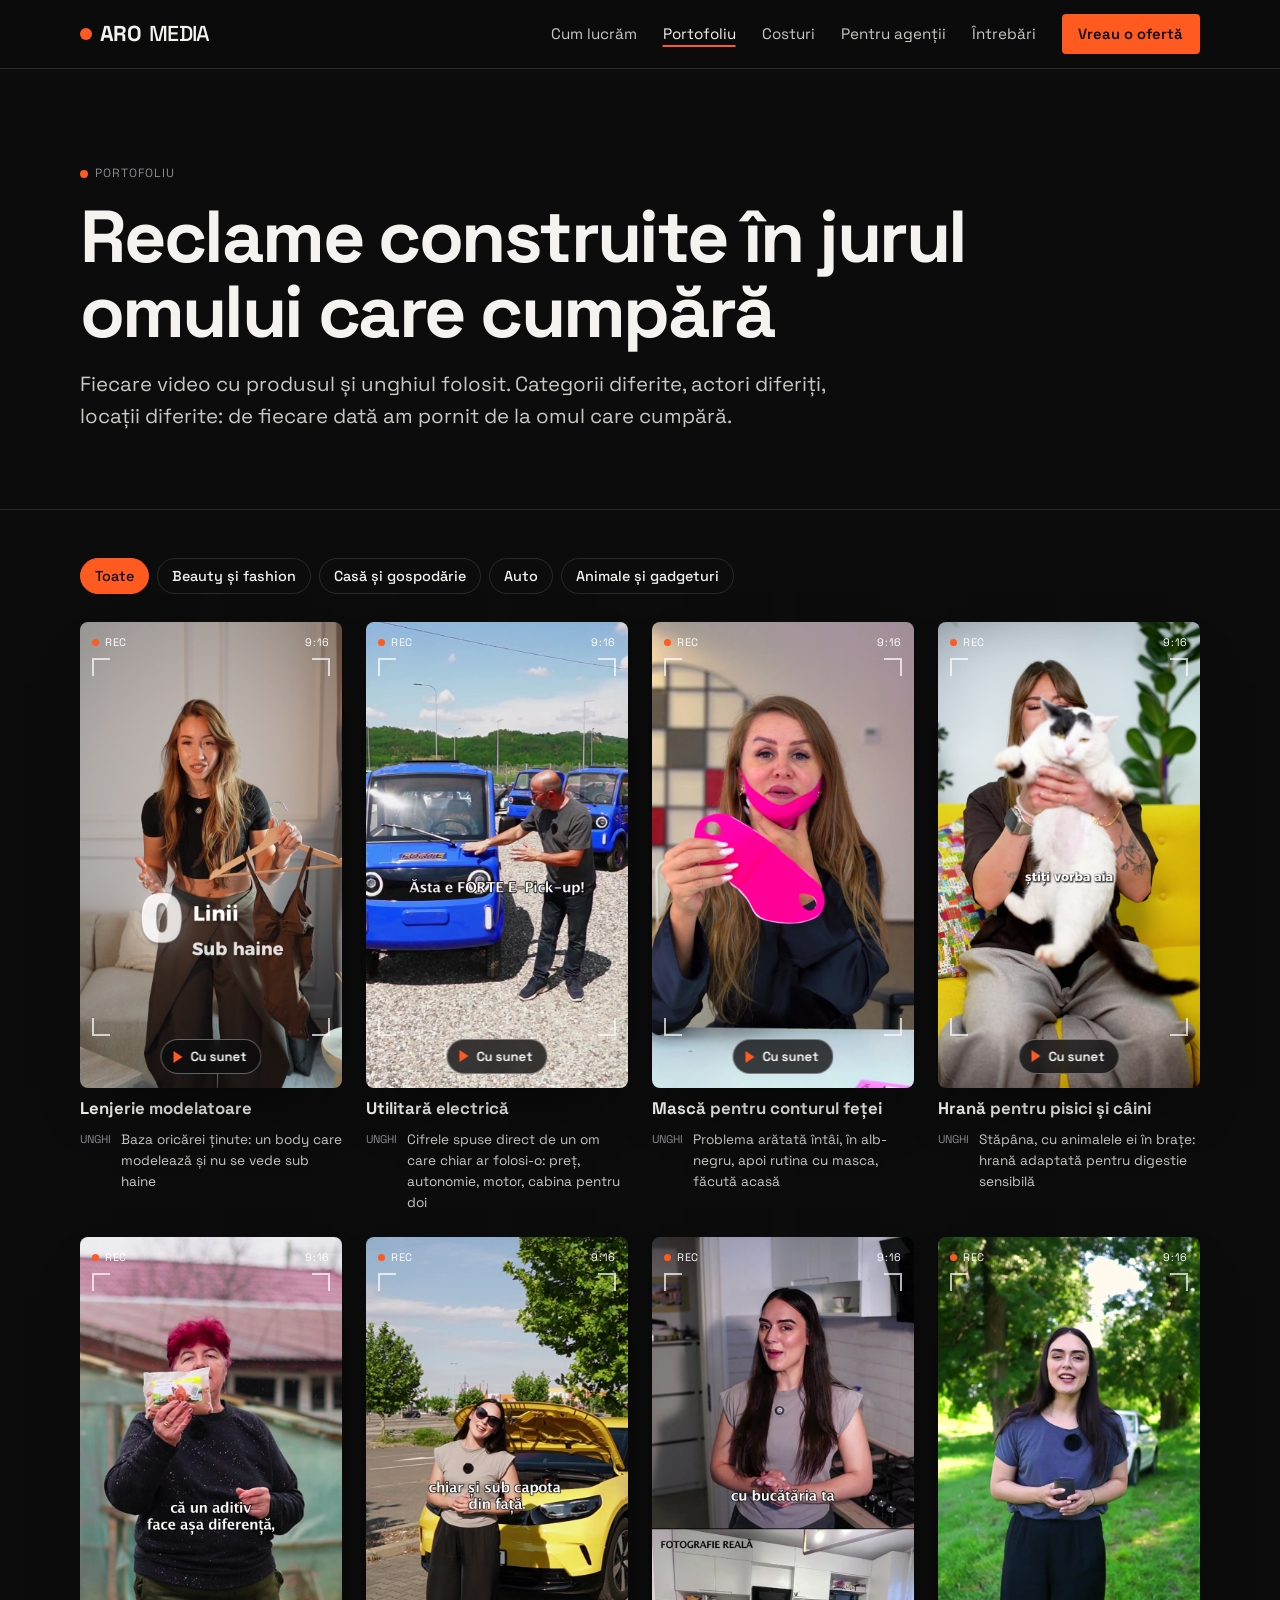
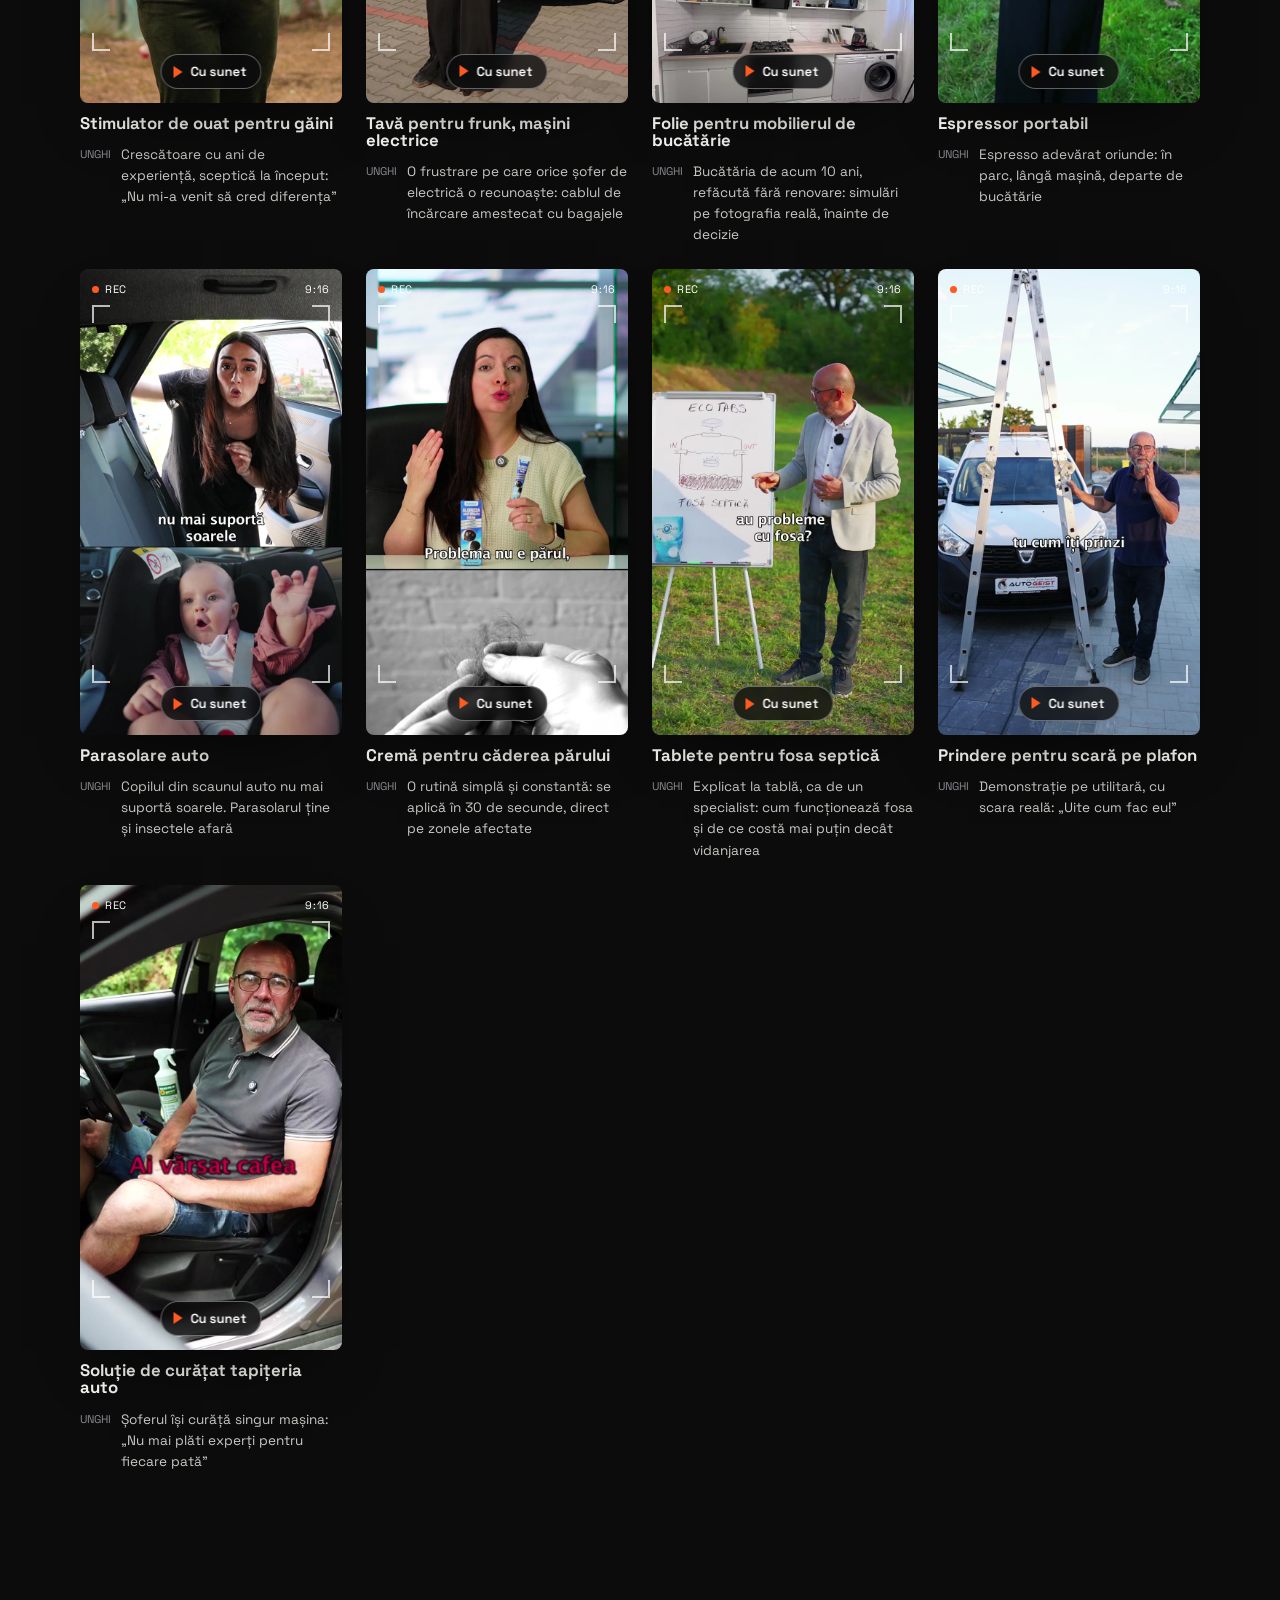
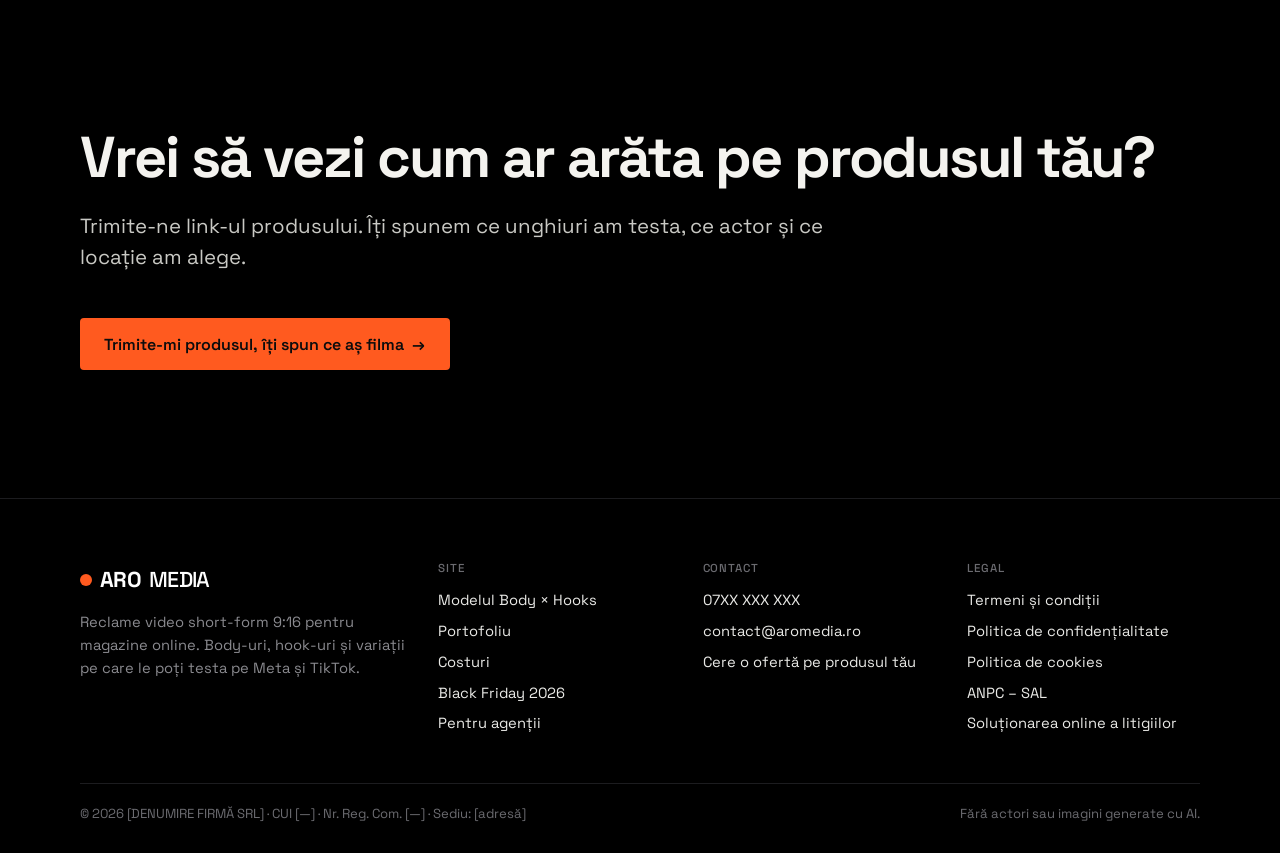
<file: portofoliu.html>
<!doctype html>
<html lang="ro">
<head>
<meta charset="utf-8">
<meta name="viewport" content="width=device-width, initial-scale=1">
<title>Portofoliu — ARO Media</title>
<meta name="description" content="Reclame video short-form 9:16 pe nișe: gospodărie și animale, software și licențe, produse sensibile. Fiecare cu produsul, unghiul și rezultatul.">
<link rel="canonical" href="https://aromedia.ro/portofoliu.html">
<meta property="og:type" content="website">
<meta property="og:locale" content="ro_RO">
<meta property="og:site_name" content="ARO Media">
<meta property="og:title" content="Portofoliu — ARO Media">
<meta property="og:description" content="Reclame video short-form 9:16 pe nișe: gospodărie și animale, software și licențe, produse sensibile. Fiecare cu produsul, unghiul și rezultatul.">
<meta property="og:url" content="https://aromedia.ro/portofoliu.html">
<meta property="og:image" content="https://aromedia.ro/assets/img/og-image.jpg">
<meta name="theme-color" content="#0c0c0d">
<link rel="icon" href="/assets/img/favicon.svg" type="image/svg+xml">
<link rel="preconnect" href="https://fonts.googleapis.com">
<link rel="preconnect" href="https://fonts.gstatic.com" crossorigin>
<link rel="stylesheet" href="https://fonts.googleapis.com/css2?family=Space+Grotesk:wght@300..700&display=swap">
<link rel="stylesheet" href="/assets/css/style.css">
</head>
<body>
<a class="skip" href="#continut">Sari la conținut</a>

<div class="promo" data-bf>
  <div class="wrap">
    <span class="dot" aria-hidden="true"></span>
    <span>Black Friday 2026: pachete personalizate până pe 30 noiembrie.</span>
    <a href="/black-friday.html">Vezi oferta →</a>
  </div>
</div>
<header class="site-header">
  <div class="wrap">
    <a class="logo" href="/" aria-label="ARO Media, prima pagină"><span class="rec" aria-hidden="true"></span>ARO<span class="light">MEDIA</span></a>
    <button class="menu-toggle" aria-expanded="false" aria-controls="nav">Meniu</button>
    <nav class="nav" id="nav" aria-label="Principal">
      <a href="/#model">Cum lucrăm</a>
      <a href="/portofoliu.html" aria-current="page">Portofoliu</a>
      <a href="/#pachete">Costuri</a>
      <a href="/agentii.html">Pentru agenții</a>
      <a href="/#faq">Întrebări</a>
      <a class="btn btn-primary" href="/#oferta">Vreau o ofertă</a>
    </nav>
  </div>
</header>
<main id="continut">

<section class="page-hero">
  <div class="wrap">
    <span class="label">Portofoliu</span>
    <h1>Reclame construite în jurul omului care cumpără</h1>
    <p class="lead">Fiecare video cu produsul și unghiul folosit. Categorii diferite, actori diferiți, locații diferite: de fiecare dată am pornit de la omul care cumpără.</p>
  </div>
</section>
<section style="padding-top:48px">
  <div class="wrap">
    <div class="filters" role="group" aria-label="Filtrează după categorie">
      <button type="button" data-filter="toate" aria-pressed="true">Toate</button>
      <button type="button" data-filter="beauty" aria-pressed="false">Beauty și fashion</button>
      <button type="button" data-filter="casa" aria-pressed="false">Casă și gospodărie</button>
      <button type="button" data-filter="auto" aria-pressed="false">Auto</button>
      <button type="button" data-filter="altele" aria-pressed="false">Animale și gadgeturi</button>
    </div>
    <div class="work-grid">
      <article class="work" data-niche="beauty">
      <div class="frame">
  <video src="/assets/video/prev/lenjerie-modelatoare.mp4" data-full="/assets/video/lenjerie-modelatoare.mp4" poster="/assets/img/posters/lenjerie-modelatoare.jpg" muted loop playsinline preload="none"></video>
  <button class="sound" type="button" aria-label="Pornește cu sunet"><span>Cu sunet</span></button>
  <span class="corner c1"></span><span class="corner c2"></span><span class="corner c3"></span><span class="corner c4"></span>
  <div class="hud"><span class="r">REC</span><span>9:16</span></div>
</div>
      <h3>Lenjerie modelatoare</h3>
      <dl><dt>Unghi</dt><dd>Baza oricărei ținute: un body care modelează și nu se vede sub haine</dd></dl>
    </article>
<article class="work" data-niche="auto">
      <div class="frame">
  <video src="/assets/video/prev/utilitara-electrica.mp4" data-full="/assets/video/utilitara-electrica.mp4" poster="/assets/img/posters/utilitara-electrica.jpg" muted loop playsinline preload="none"></video>
  <button class="sound" type="button" aria-label="Pornește cu sunet"><span>Cu sunet</span></button>
  <span class="corner c1"></span><span class="corner c2"></span><span class="corner c3"></span><span class="corner c4"></span>
  <div class="hud"><span class="r">REC</span><span>9:16</span></div>
</div>
      <h3>Utilitară electrică</h3>
      <dl><dt>Unghi</dt><dd>Cifrele spuse direct de un om care chiar ar folosi-o: preț, autonomie, motor, cabina pentru doi</dd></dl>
    </article>
<article class="work" data-niche="beauty">
      <div class="frame">
  <video src="/assets/video/prev/masca-faciala.mp4" data-full="/assets/video/masca-faciala.mp4" poster="/assets/img/posters/masca-faciala.jpg" muted loop playsinline preload="none"></video>
  <button class="sound" type="button" aria-label="Pornește cu sunet"><span>Cu sunet</span></button>
  <span class="corner c1"></span><span class="corner c2"></span><span class="corner c3"></span><span class="corner c4"></span>
  <div class="hud"><span class="r">REC</span><span>9:16</span></div>
</div>
      <h3>Mască pentru conturul feței</h3>
      <dl><dt>Unghi</dt><dd>Problema arătată întâi, în alb-negru, apoi rutina cu masca, făcută acasă</dd></dl>
    </article>
<article class="work" data-niche="altele">
      <div class="frame">
  <video src="/assets/video/prev/hrana-animale.mp4" data-full="/assets/video/hrana-animale.mp4" poster="/assets/img/posters/hrana-animale.jpg" muted loop playsinline preload="none"></video>
  <button class="sound" type="button" aria-label="Pornește cu sunet"><span>Cu sunet</span></button>
  <span class="corner c1"></span><span class="corner c2"></span><span class="corner c3"></span><span class="corner c4"></span>
  <div class="hud"><span class="r">REC</span><span>9:16</span></div>
</div>
      <h3>Hrană pentru pisici și câini</h3>
      <dl><dt>Unghi</dt><dd>Stăpâna, cu animalele ei în brațe: hrană adaptată pentru digestie sensibilă</dd></dl>
    </article>
<article class="work" data-niche="casa">
      <div class="frame">
  <video src="/assets/video/prev/stimulator-ouat-gaini.mp4" data-full="/assets/video/stimulator-ouat-gaini.mp4" poster="/assets/img/posters/stimulator-ouat-gaini.jpg" muted loop playsinline preload="none"></video>
  <button class="sound" type="button" aria-label="Pornește cu sunet"><span>Cu sunet</span></button>
  <span class="corner c1"></span><span class="corner c2"></span><span class="corner c3"></span><span class="corner c4"></span>
  <div class="hud"><span class="r">REC</span><span>9:16</span></div>
</div>
      <h3>Stimulator de ouat pentru găini</h3>
      <dl><dt>Unghi</dt><dd>Crescătoare cu ani de experiență, sceptică la început: „Nu mi-a venit să cred diferența”</dd></dl>
    </article>
<article class="work" data-niche="auto">
      <div class="frame">
  <video src="/assets/video/prev/tava-frunk.mp4" data-full="/assets/video/tava-frunk.mp4" poster="/assets/img/posters/tava-frunk.jpg" muted loop playsinline preload="none"></video>
  <button class="sound" type="button" aria-label="Pornește cu sunet"><span>Cu sunet</span></button>
  <span class="corner c1"></span><span class="corner c2"></span><span class="corner c3"></span><span class="corner c4"></span>
  <div class="hud"><span class="r">REC</span><span>9:16</span></div>
</div>
      <h3>Tavă pentru frunk, mașini electrice</h3>
      <dl><dt>Unghi</dt><dd>O frustrare pe care orice șofer de electrică o recunoaște: cablul de încărcare amestecat cu bagajele</dd></dl>
    </article>
<article class="work" data-niche="casa">
      <div class="frame">
  <video src="/assets/video/prev/folie-mobilier.mp4" data-full="/assets/video/folie-mobilier.mp4" poster="/assets/img/posters/folie-mobilier.jpg" muted loop playsinline preload="none"></video>
  <button class="sound" type="button" aria-label="Pornește cu sunet"><span>Cu sunet</span></button>
  <span class="corner c1"></span><span class="corner c2"></span><span class="corner c3"></span><span class="corner c4"></span>
  <div class="hud"><span class="r">REC</span><span>9:16</span></div>
</div>
      <h3>Folie pentru mobilierul de bucătărie</h3>
      <dl><dt>Unghi</dt><dd>Bucătăria de acum 10 ani, refăcută fără renovare: simulări pe fotografia reală, înainte de decizie</dd></dl>
    </article>
<article class="work" data-niche="altele">
      <div class="frame">
  <video src="/assets/video/prev/espressor-portabil.mp4" data-full="/assets/video/espressor-portabil.mp4" poster="/assets/img/posters/espressor-portabil.jpg" muted loop playsinline preload="none"></video>
  <button class="sound" type="button" aria-label="Pornește cu sunet"><span>Cu sunet</span></button>
  <span class="corner c1"></span><span class="corner c2"></span><span class="corner c3"></span><span class="corner c4"></span>
  <div class="hud"><span class="r">REC</span><span>9:16</span></div>
</div>
      <h3>Espressor portabil</h3>
      <dl><dt>Unghi</dt><dd>Espresso adevărat oriunde: în parc, lângă mașină, departe de bucătărie</dd></dl>
    </article>
<article class="work" data-niche="auto">
      <div class="frame">
  <video src="/assets/video/prev/parasolare-auto.mp4" data-full="/assets/video/parasolare-auto.mp4" poster="/assets/img/posters/parasolare-auto.jpg" muted loop playsinline preload="none"></video>
  <button class="sound" type="button" aria-label="Pornește cu sunet"><span>Cu sunet</span></button>
  <span class="corner c1"></span><span class="corner c2"></span><span class="corner c3"></span><span class="corner c4"></span>
  <div class="hud"><span class="r">REC</span><span>9:16</span></div>
</div>
      <h3>Parasolare auto</h3>
      <dl><dt>Unghi</dt><dd>Copilul din scaunul auto nu mai suportă soarele. Parasolarul ține și insectele afară</dd></dl>
    </article>
<article class="work" data-niche="beauty">
      <div class="frame">
  <video src="/assets/video/prev/crema-par.mp4" data-full="/assets/video/crema-par.mp4" poster="/assets/img/posters/crema-par.jpg" muted loop playsinline preload="none"></video>
  <button class="sound" type="button" aria-label="Pornește cu sunet"><span>Cu sunet</span></button>
  <span class="corner c1"></span><span class="corner c2"></span><span class="corner c3"></span><span class="corner c4"></span>
  <div class="hud"><span class="r">REC</span><span>9:16</span></div>
</div>
      <h3>Cremă pentru căderea părului</h3>
      <dl><dt>Unghi</dt><dd>O rutină simplă și constantă: se aplică în 30 de secunde, direct pe zonele afectate</dd></dl>
    </article>
<article class="work" data-niche="casa">
      <div class="frame">
  <video src="/assets/video/prev/tablete-fosa-septica.mp4" data-full="/assets/video/tablete-fosa-septica.mp4" poster="/assets/img/posters/tablete-fosa-septica.jpg" muted loop playsinline preload="none"></video>
  <button class="sound" type="button" aria-label="Pornește cu sunet"><span>Cu sunet</span></button>
  <span class="corner c1"></span><span class="corner c2"></span><span class="corner c3"></span><span class="corner c4"></span>
  <div class="hud"><span class="r">REC</span><span>9:16</span></div>
</div>
      <h3>Tablete pentru fosa septică</h3>
      <dl><dt>Unghi</dt><dd>Explicat la tablă, ca de un specialist: cum funcționează fosa și de ce costă mai puțin decât vidanjarea</dd></dl>
    </article>
<article class="work" data-niche="auto">
      <div class="frame">
  <video src="/assets/video/prev/prindere-scara.mp4" data-full="/assets/video/prindere-scara.mp4" poster="/assets/img/posters/prindere-scara.jpg" muted loop playsinline preload="none"></video>
  <button class="sound" type="button" aria-label="Pornește cu sunet"><span>Cu sunet</span></button>
  <span class="corner c1"></span><span class="corner c2"></span><span class="corner c3"></span><span class="corner c4"></span>
  <div class="hud"><span class="r">REC</span><span>9:16</span></div>
</div>
      <h3>Prindere pentru scară pe plafon</h3>
      <dl><dt>Unghi</dt><dd>Demonstrație pe utilitară, cu scara reală: „Uite cum fac eu!”</dd></dl>
    </article>
<article class="work" data-niche="auto">
      <div class="frame">
  <video src="/assets/video/prev/solutie-tapiterie.mp4" data-full="/assets/video/solutie-tapiterie.mp4" poster="/assets/img/posters/solutie-tapiterie.jpg" muted loop playsinline preload="none"></video>
  <button class="sound" type="button" aria-label="Pornește cu sunet"><span>Cu sunet</span></button>
  <span class="corner c1"></span><span class="corner c2"></span><span class="corner c3"></span><span class="corner c4"></span>
  <div class="hud"><span class="r">REC</span><span>9:16</span></div>
</div>
      <h3>Soluție de curățat tapițeria auto</h3>
      <dl><dt>Unghi</dt><dd>Șoferul își curăță singur mașina: „Nu mai plăti experți pentru fiecare pată”</dd></dl>
    </article>
    </div>
  </div>
</section>
<section class="dark">
  <div class="wrap" style="display:grid;gap:24px;justify-items:start">
    <h2>Vrei să vezi cum ar arăta pe produsul tău?</h2>
    <p class="lead">Trimite-ne link-ul produsului. Îți spunem ce unghiuri am testa, ce actor și ce locație am alege.</p>
    <a class="btn btn-primary" href="/#oferta">Trimite-mi produsul, îți spun ce aș filma <span class="arr">→</span></a>
  </div>
</section>

</main>
<footer class="site-footer">
  <div class="wrap">
    <div class="foot-grid">
      <div>
        <a class="logo" href="/"><span class="rec" aria-hidden="true"></span>ARO<span class="light">MEDIA</span></a>
        <p>Reclame video short-form 9:16 pentru magazine online. Body-uri, hook-uri și variații pe care le poți testa pe Meta și TikTok.</p>
      </div>
      <div>
        <h4>Site</h4>
        <ul>
          <li><a href="/#model">Modelul Body × Hooks</a></li>
          <li><a href="/portofoliu.html">Portofoliu</a></li>
          <li><a href="/#pachete">Costuri</a></li>
          <li><a href="/black-friday.html">Black Friday 2026</a></li>
          <li><a href="/agentii.html">Pentru agenții</a></li>
        </ul>
      </div>
      <div>
        <h4>Contact</h4>
        <ul>
          <li><a href="tel:+407XXXXXXXX">07XX XXX XXX</a></li>
          <li><a href="mailto:contact@aromedia.ro">contact@aromedia.ro</a></li>
          <li><a href="/#oferta">Cere o ofertă pe produsul tău</a></li>
        </ul>
      </div>
      <div>
        <h4>Legal</h4>
        <ul>
          <li><a href="/termeni.html">Termeni și condiții</a></li>
          <li><a href="/confidentialitate.html">Politica de confidențialitate</a></li>
          <li><a href="/cookies.html">Politica de cookies</a></li>
          <li><a href="#" data-cookie-settings>Setări cookies</a></li>
          <li><a href="https://anpc.ro/ce-este-sal/" target="_blank" rel="noopener">ANPC – SAL</a></li>
          <li><a href="https://consumer-redress.ec.europa.eu/" target="_blank" rel="noopener">Soluționarea online a litigiilor</a></li>
        </ul>
      </div>
    </div>
    <div class="foot-bottom">
      <span>© <span data-year>2026</span> [DENUMIRE FIRMĂ SRL] · CUI [—] · Nr. Reg. Com. [—] · Sediu: [adresă]</span>
      <span>Fără actori sau imagini generate cu AI.</span>
    </div>
  </div>
</footer>
<script src="/assets/js/analytics.js" defer></script>
<script src="/assets/js/main.js" defer></script>
</body>
</html>
</file>
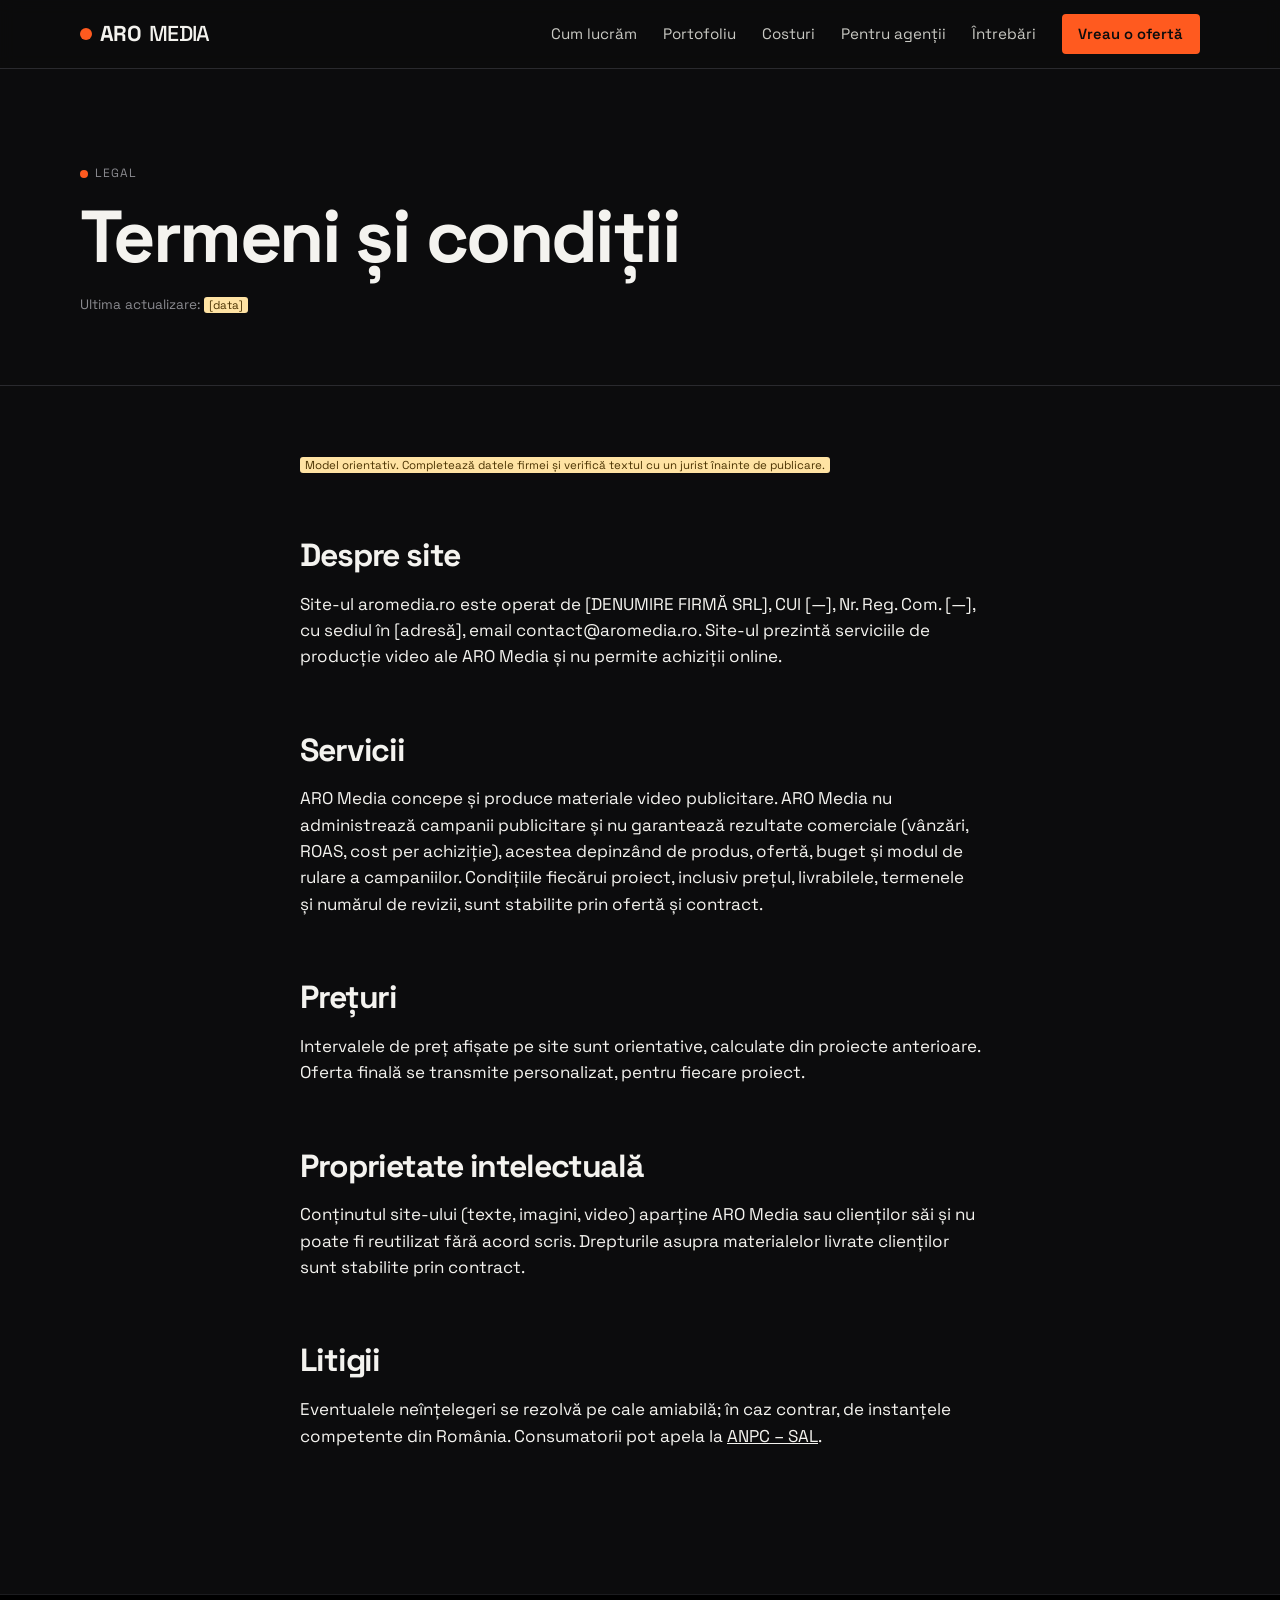
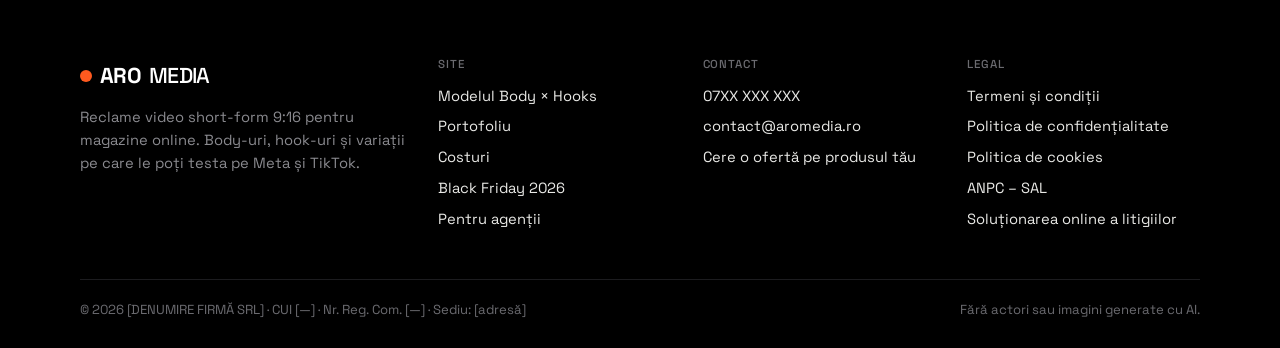
<file: termeni.html>
<!doctype html>
<html lang="ro">
<head>
<meta charset="utf-8">
<meta name="viewport" content="width=device-width, initial-scale=1">
<title>Termeni și condiții — ARO Media</title>
<meta name="description" content="Termeni și condiții pentru site-ul aromedia.ro.">
<link rel="canonical" href="https://aromedia.ro/termeni.html">
<meta property="og:type" content="website">
<meta property="og:locale" content="ro_RO">
<meta property="og:site_name" content="ARO Media">
<meta property="og:title" content="Termeni și condiții — ARO Media">
<meta property="og:description" content="Termeni și condiții pentru site-ul aromedia.ro.">
<meta property="og:url" content="https://aromedia.ro/termeni.html">
<meta property="og:image" content="https://aromedia.ro/assets/img/og-image.jpg">
<meta name="theme-color" content="#0c0c0d">
<link rel="icon" href="/assets/img/favicon.svg" type="image/svg+xml">
<link rel="preconnect" href="https://fonts.googleapis.com">
<link rel="preconnect" href="https://fonts.gstatic.com" crossorigin>
<link rel="stylesheet" href="https://fonts.googleapis.com/css2?family=Space+Grotesk:wght@300..700&display=swap">
<link rel="stylesheet" href="/assets/css/style.css">
</head>
<body>
<a class="skip" href="#continut">Sari la conținut</a>

<div class="promo" data-bf>
  <div class="wrap">
    <span class="dot" aria-hidden="true"></span>
    <span>Black Friday 2026: pachete personalizate până pe 30 noiembrie.</span>
    <a href="/black-friday.html">Vezi oferta →</a>
  </div>
</div>
<header class="site-header">
  <div class="wrap">
    <a class="logo" href="/" aria-label="ARO Media, prima pagină"><span class="rec" aria-hidden="true"></span>ARO<span class="light">MEDIA</span></a>
    <button class="menu-toggle" aria-expanded="false" aria-controls="nav">Meniu</button>
    <nav class="nav" id="nav" aria-label="Principal">
      <a href="/#model">Cum lucrăm</a>
      <a href="/portofoliu.html">Portofoliu</a>
      <a href="/#pachete">Costuri</a>
      <a href="/agentii.html">Pentru agenții</a>
      <a href="/#faq">Întrebări</a>
      <a class="btn btn-primary" href="/#oferta">Vreau o ofertă</a>
    </nav>
  </div>
</header>
<main id="continut">

<section class="page-hero"><div class="wrap"><span class="label">Legal</span><h1>Termeni și condiții</h1><p class="mono" style="font-size:.85rem;color:var(--muted)">Ultima actualizare: <span class="todo">[data]</span></p></div></section>
<section style="padding-top:48px"><div class="wrap prose"><p class="disclaimer" style="margin-bottom:2em"><span class="todo">Model orientativ. Completează datele firmei și verifică textul cu un jurist înainte de publicare.</span></p>
<h2>Despre site</h2><p>Site-ul aromedia.ro este operat de [DENUMIRE FIRMĂ SRL], CUI [—], Nr. Reg. Com. [—], cu sediul în [adresă], email contact@aromedia.ro. Site-ul prezintă serviciile de producție video ale ARO Media și nu permite achiziții online.</p>
<h2>Servicii</h2><p>ARO Media concepe și produce materiale video publicitare. ARO Media nu administrează campanii publicitare și nu garantează rezultate comerciale (vânzări, ROAS, cost per achiziție), acestea depinzând de produs, ofertă, buget și modul de rulare a campaniilor. Condițiile fiecărui proiect, inclusiv prețul, livrabilele, termenele și numărul de revizii, sunt stabilite prin ofertă și contract.</p>
<h2>Prețuri</h2><p>Intervalele de preț afișate pe site sunt orientative, calculate din proiecte anterioare. Oferta finală se transmite personalizat, pentru fiecare proiect.</p>
<h2>Proprietate intelectuală</h2><p>Conținutul site-ului (texte, imagini, video) aparține ARO Media sau clienților săi și nu poate fi reutilizat fără acord scris. Drepturile asupra materialelor livrate clienților sunt stabilite prin contract.</p>
<h2>Litigii</h2><p>Eventualele neînțelegeri se rezolvă pe cale amiabilă; în caz contrar, de instanțele competente din România. Consumatorii pot apela la <a href="https://anpc.ro/ce-este-sal/" target="_blank" rel="noopener">ANPC – SAL</a>.</p>
</div></section>

</main>
<footer class="site-footer">
  <div class="wrap">
    <div class="foot-grid">
      <div>
        <a class="logo" href="/"><span class="rec" aria-hidden="true"></span>ARO<span class="light">MEDIA</span></a>
        <p>Reclame video short-form 9:16 pentru magazine online. Body-uri, hook-uri și variații pe care le poți testa pe Meta și TikTok.</p>
      </div>
      <div>
        <h4>Site</h4>
        <ul>
          <li><a href="/#model">Modelul Body × Hooks</a></li>
          <li><a href="/portofoliu.html">Portofoliu</a></li>
          <li><a href="/#pachete">Costuri</a></li>
          <li><a href="/black-friday.html">Black Friday 2026</a></li>
          <li><a href="/agentii.html">Pentru agenții</a></li>
        </ul>
      </div>
      <div>
        <h4>Contact</h4>
        <ul>
          <li><a href="tel:+407XXXXXXXX">07XX XXX XXX</a></li>
          <li><a href="mailto:contact@aromedia.ro">contact@aromedia.ro</a></li>
          <li><a href="/#oferta">Cere o ofertă pe produsul tău</a></li>
        </ul>
      </div>
      <div>
        <h4>Legal</h4>
        <ul>
          <li><a href="/termeni.html">Termeni și condiții</a></li>
          <li><a href="/confidentialitate.html">Politica de confidențialitate</a></li>
          <li><a href="/cookies.html">Politica de cookies</a></li>
          <li><a href="#" data-cookie-settings>Setări cookies</a></li>
          <li><a href="https://anpc.ro/ce-este-sal/" target="_blank" rel="noopener">ANPC – SAL</a></li>
          <li><a href="https://consumer-redress.ec.europa.eu/" target="_blank" rel="noopener">Soluționarea online a litigiilor</a></li>
        </ul>
      </div>
    </div>
    <div class="foot-bottom">
      <span>© <span data-year>2026</span> [DENUMIRE FIRMĂ SRL] · CUI [—] · Nr. Reg. Com. [—] · Sediu: [adresă]</span>
      <span>Fără actori sau imagini generate cu AI.</span>
    </div>
  </div>
</footer>
<script src="/assets/js/analytics.js" defer></script>
<script src="/assets/js/main.js" defer></script>
</body>
</html>
</file>
<file: assets/css/style.css>
/* ARO Media — stiluri site
   Direcție: documentar, nu studio. Negru, alb și un portocaliu aprins.
   ------------------------------------------------------------------ */

:root {
  --paper: #0c0c0d;      /* fundal */
  --paper-2: #151517;    /* suprafețe */
  --ink: #f4f3ef;        /* text principal */
  --ink-2: #c9c9c4;
  --muted: #8a8a8f;
  --line: #2a2a2e;
  --red: #ff5a1f;        /* portocaliu de accent */
  --red-ink: #ff7a45;
  --on-accent: #0c0c0d;
  --field: #1c1c1f;
  --frame: #111113;

  --f-display: "Space Grotesk", system-ui, sans-serif;
  --f-body: "Space Grotesk", system-ui, -apple-system, "Segoe UI", sans-serif;
  --f-mono: "Space Grotesk", system-ui, sans-serif;

  --wrap: 1200px;
  --gutter: clamp(16px, 4vw, 40px);
  --r: 4px;
}

*, *::before, *::after { box-sizing: border-box; }
html { scroll-behavior: smooth; -webkit-text-size-adjust: 100%; }
body {
  margin: 0;
  background: var(--paper);
  color: var(--ink);
  font-family: var(--f-body);
  font-size: 17px;
  line-height: 1.55;
  -webkit-font-smoothing: antialiased;
}
img, video { max-width: 100%; display: block; }
a { color: inherit; }
::selection { background: var(--red); color: var(--on-accent); }

.wrap { max-width: var(--wrap); margin: 0 auto; padding: 0 var(--gutter); }
.sr-only { position: absolute; width: 1px; height: 1px; overflow: hidden; clip: rect(0 0 0 0); white-space: nowrap; }
.skip { position: absolute; left: -9999px; top: 8px; background: var(--red); color: var(--on-accent); padding: 8px 12px; z-index: 100; }
.skip:focus { left: 8px; }

/* ---------- Tipografie ---------- */
h1, h2, h3, h4 { font-family: var(--f-display); font-weight: 700; line-height: 1.02; letter-spacing: -0.035em; margin: 0; }
h1 { font-size: clamp(2.6rem, 7vw, 5.6rem); font-stretch: 85%; }
h2 { font-size: clamp(2rem, 4.6vw, 3.6rem); font-stretch: 85%; }
h3 { font-size: clamp(1.25rem, 2vw, 1.55rem); letter-spacing: -0.01em; }
p { margin: 0 0 1em; }
.lead { font-size: clamp(1.1rem, 1.6vw, 1.3rem); color: var(--ink-2); max-width: 38em; }
.label {
  font-family: var(--f-mono); font-size: 0.75rem; letter-spacing: 0.08em;
  text-transform: uppercase; color: var(--muted);
  display: inline-flex; align-items: center; gap: 0.6em;
}
.label::before { content: ""; width: 8px; height: 8px; background: var(--red); border-radius: 50%; }
.label.plain::before { display: none; }
.red { color: var(--red); }
.mono { font-family: var(--f-mono); }

/* ---------- Butoane ---------- */
.btn {
  display: inline-flex; align-items: center; justify-content: center; gap: 0.5em;
  font-family: var(--f-body); font-weight: 600; font-size: 1rem;
  padding: 0.95em 1.4em; border-radius: var(--r); border: 2px solid var(--ink);
  text-decoration: none; cursor: pointer; transition: transform .15s ease, background .15s ease, color .15s ease;
  background: transparent; color: var(--ink); line-height: 1.1;
}
.btn:hover { transform: translateY(-2px); }
.btn-primary { background: var(--red); border-color: var(--red); color: var(--on-accent); }
.btn-primary:hover { background: var(--red-ink); border-color: var(--red-ink); }
.btn-dark { background: var(--ink); color: var(--paper); }
.btn .arr { transition: transform .15s ease; }
.btn:hover .arr { transform: translateX(3px); }
.btn:focus-visible, a:focus-visible, input:focus-visible, select:focus-visible, textarea:focus-visible, button:focus-visible {
  outline: 3px solid var(--red); outline-offset: 2px;
}

/* ---------- Bandă ofertă ---------- */
.promo {
  background: var(--red); color: var(--on-accent);
  font-family: var(--f-mono); font-size: 0.8rem; letter-spacing: 0.04em;
}
.promo .wrap { display: flex; gap: 1em; align-items: center; justify-content: center; padding-top: 9px; padding-bottom: 9px; flex-wrap: wrap; text-align: center; }
.promo a { color: var(--on-accent); font-weight: 700; text-underline-offset: 3px; }
.promo .dot { width: 7px; height: 7px; border-radius: 50%; background: var(--on-accent); animation: rec 1.4s infinite; }
@keyframes rec { 50% { opacity: .25; } }

/* ---------- Header ---------- */
.site-header {
  position: sticky; top: 0; z-index: 50;
  background: color-mix(in srgb, var(--paper) 92%, transparent);
  backdrop-filter: blur(8px);
  border-bottom: 1px solid var(--line);
}
.site-header .wrap { display: flex; align-items: center; justify-content: space-between; height: 68px; gap: 20px; }
.logo { font-family: var(--f-display); font-weight: 900; font-size: 1.35rem; text-decoration: none; letter-spacing: -0.03em; display: inline-flex; align-items: center; gap: 8px; }
.logo .rec { width: 12px; height: 12px; border-radius: 50%; background: var(--red); }
.logo span.light { font-weight: 500; }
.nav { display: flex; align-items: center; gap: 26px; }
.nav a { text-decoration: none; font-size: 0.95rem; color: var(--ink-2); }
.nav a:hover, .nav a[aria-current="page"] { color: var(--ink); text-decoration: underline; text-decoration-color: var(--red); text-underline-offset: 6px; text-decoration-thickness: 2px; }
.nav .btn { padding: 0.65em 1em; font-size: 0.92rem; color: var(--on-accent); }
.nav .btn:hover { text-decoration: none; }
.menu-toggle { display: none; background: none; border: 2px solid var(--ink); border-radius: var(--r); padding: 8px 12px; font: 600 0.9rem var(--f-body); cursor: pointer; color: var(--ink); }

@media (max-width: 1120px) {
  .menu-toggle { display: inline-block; }
  .nav {
    position: absolute; top: 68px; left: 0; right: 0;
    flex-direction: column; align-items: stretch; gap: 0;
    background: var(--paper); border-bottom: 1px solid var(--line);
    padding: 8px var(--gutter) 20px; display: none;
  }
  .nav.open { display: flex; }
  .nav a { padding: 14px 0; border-bottom: 1px solid var(--line); font-size: 1.05rem; }
  .nav .btn { margin-top: 14px; border-bottom: 2px solid var(--red); }
}

/* ---------- Secțiuni ---------- */
section { padding: clamp(64px, 10vw, 128px) 0; }
.sec-head { display: grid; gap: 18px; margin-bottom: clamp(36px, 5vw, 64px); max-width: 52rem; }
.rule { border: 0; border-top: 1px solid var(--line); margin: 0; }
.dark { background: #000; color: #f4f3ef; }
.dark .lead, .dark p { color: #c9c9c4; }
.dark .label { color: #8a8a8f; }
/* Secțiuni albe intercalate: redefinim variabilele local */
.alt {
  --paper: #f4f3ef; --paper-2: #eae9e4; --ink: #0c0c0d; --ink-2: #2e2e31; --muted: #6b6b70; --line: #d6d5cf; --red: #f24a0c; --red-ink: #d63f08;
  background: var(--paper); color: var(--ink);
}

/* ---------- Hero ---------- */
.hero { padding-top: clamp(40px, 6vw, 72px); padding-bottom: clamp(56px, 8vw, 96px); }
.hero-grid { display: grid; grid-template-columns: 1.25fr 0.75fr; gap: clamp(32px, 5vw, 72px); align-items: end; }
.hero h1 em { font-style: normal; color: var(--red); }
.hero .lead { margin-top: 24px; }
.hero-ctas { display: flex; gap: 12px; flex-wrap: wrap; margin-top: 32px; }
.hero-note { margin-top: 22px; font-size: 0.92rem; color: var(--muted); }
@media (max-width: 860px) { .hero-grid { grid-template-columns: 1fr; } }

/* Cadru de producție (placeholder / video) — 9:16 */
.frame {
  position: relative; aspect-ratio: 9 / 16; border-radius: 10px; overflow: hidden;
  background: var(--frame); color: #e9e9e6;
  box-shadow: 0 30px 60px -30px rgba(0,0,0,.7);
}
.frame img, .frame video { width: 100%; height: 100%; object-fit: cover; }
.frame .ph {
  position: absolute; inset: 0; display: grid; place-items: center; text-align: center; padding: 24px;
  background:
    linear-gradient(180deg, rgba(0,0,0,.0) 40%, rgba(0,0,0,.55)),
    repeating-linear-gradient(135deg, #18181b 0 14px, #121214 14px 28px);
}
.frame .ph small { font-family: var(--f-mono); font-size: 0.72rem; letter-spacing: .06em; text-transform: uppercase; color: #8a8a8f; display: block; margin-top: 8px; }
.frame .ph strong { font-family: var(--f-display); font-size: 1.1rem; display: block; }
.frame .hud {
  position: absolute; left: 12px; right: 12px; top: 12px; display: flex; justify-content: space-between;
  font-family: var(--f-mono); font-size: 0.68rem; letter-spacing: .06em; color: #fff; text-transform: uppercase; pointer-events: none;
}
.frame .hud .r { display: inline-flex; align-items: center; gap: 6px; }
.frame .hud .r::before { content: ""; width: 7px; height: 7px; border-radius: 50%; background: var(--red); animation: rec 1.4s infinite; }
.frame .cap {
  position: absolute; left: 12px; right: 12px; bottom: 14px;
  font-family: var(--f-mono); font-size: 0.72rem; color: #fff; line-height: 1.4; pointer-events: none;
}
.frame .corner { position: absolute; width: 18px; height: 18px; border: 2px solid rgba(255,255,255,.7); }
.frame .c1 { top: 36px; left: 12px; border-right: 0; border-bottom: 0; }
.frame .c2 { top: 36px; right: 12px; border-left: 0; border-bottom: 0; }
.frame .c3 { bottom: 52px; left: 12px; border-right: 0; border-top: 0; }
.frame .c4 { bottom: 52px; right: 12px; border-left: 0; border-top: 0; }

.hero-frame { max-width: 340px; justify-self: end; width: 100%; transform: rotate(1.5deg); }
@media (max-width: 860px) { .hero-frame { justify-self: start; max-width: 280px; transform: none; } }

/* ---------- Social proof ---------- */
.proof { padding: 28px 0; border-top: 1px solid var(--line); border-bottom: 1px solid var(--line); }
.proof .wrap { display: grid; grid-template-columns: auto 1fr; gap: 32px; align-items: center; }
.stats { display: flex; gap: clamp(20px, 4vw, 48px); flex-wrap: wrap; }
.stat b { display: block; font-family: var(--f-display); font-size: 2rem; font-weight: 800; line-height: 1; letter-spacing: -0.03em; }
.stat span { font-size: 0.85rem; color: var(--muted); }
.logos { display: flex; gap: 14px; flex-wrap: wrap; justify-content: flex-end; }
.logo-slot {
  min-width: 110px; height: 44px; border: 1px dashed var(--line); border-radius: var(--r);
  display: grid; place-items: center; font-family: var(--f-mono); font-size: 0.7rem; color: var(--muted); padding: 0 12px;
}
@media (max-width: 860px) { .proof .wrap { grid-template-columns: 1fr; } .logos { justify-content: flex-start; } }

/* ---------- Problema ---------- */
.problems { display: grid; grid-template-columns: repeat(4, 1fr); gap: 1px; background: var(--line); border: 1px solid var(--line); }
.problem { background: var(--paper); padding: 28px 24px 32px; display: grid; align-content: start; gap: 12px; }
.problem .n { font-family: var(--f-mono); font-size: 0.8rem; color: var(--red); }
.problem p { color: var(--ink-2); margin: 0; font-size: 0.98rem; }
@media (max-width: 960px) { .problems { grid-template-columns: 1fr 1fr; } }
@media (max-width: 560px) { .problems { grid-template-columns: 1fr; } }

/* ---------- BODY × HOOKS ---------- */
.bxh-formula {
  font-family: var(--f-display); font-weight: 700; font-stretch: 80%;
  font-size: clamp(2.2rem, 7vw, 6rem); line-height: .95; letter-spacing: -0.03em;
  display: flex; flex-wrap: wrap; gap: 0.25em; align-items: baseline; margin: 8px 0 28px;
}
.bxh-formula .x, .bxh-formula .eq { color: var(--red); }
.bxh-def { display: grid; grid-template-columns: 1fr 1fr; gap: 24px; margin-bottom: 48px; }
.bxh-def div { border-top: 2px solid var(--red); padding-top: 14px; }
.bxh-def h3 { margin-bottom: 8px; }
@media (max-width: 700px) { .bxh-def { grid-template-columns: 1fr; } }

.calc { display: grid; grid-template-columns: 340px 1fr; gap: clamp(24px, 4vw, 56px); align-items: start; }
@media (max-width: 900px) { .calc { grid-template-columns: 1fr; } }
.calc-controls { display: grid; gap: 22px; }
.ctrl label { display: flex; justify-content: space-between; align-items: baseline; font-weight: 600; margin-bottom: 8px; }
.ctrl output { font-family: var(--f-display); font-size: 2rem; font-weight: 800; color: #fff; }
.ctrl input[type=range] { width: 100%; accent-color: var(--red); }
.presets { display: flex; flex-wrap: wrap; gap: 8px; }
.presets button {
  font: 500 0.85rem var(--f-body); color: var(--paper); background: transparent;
  border: 1px solid #3a3a40; border-radius: 999px; padding: 7px 12px; cursor: pointer;
}
.presets button[aria-pressed="true"], .presets button:hover { border-color: var(--red); color: #fff; background: rgba(255,90,31,.15); }
.calc-result { font-family: var(--f-mono); font-size: 0.9rem; color: #c9c9c4; border-top: 1px solid #2a2a2e; padding-top: 18px; }
.calc-result b { font-family: var(--f-display); font-size: 3.4rem; color: #fff; display: block; line-height: 1; letter-spacing: -0.03em; }

.matrix-wrap { overflow-x: auto; }
.matrix { display: grid; gap: 6px; min-width: 0; }
.matrix-row { display: grid; grid-template-columns: 74px 1fr; gap: 8px; align-items: center; }
.matrix-row .body-tag {
  font-family: var(--f-mono); font-size: 0.72rem; text-transform: uppercase; letter-spacing: .05em;
  background: var(--red); color: var(--on-accent); border-radius: 3px; padding: 6px 8px; text-align: center;
}
.cells { display: grid; grid-auto-flow: column; grid-auto-columns: minmax(16px, 1fr); gap: 4px; }
.cell {
  aspect-ratio: 9/16; border-radius: 3px; background: #1c1c1f; border: 1px solid #2e2e33;
  position: relative; transition: background .2s;
}
.cell::after { content: ""; position: absolute; left: 0; right: 0; top: 0; height: 22%; background: var(--red); border-radius: 2px 2px 0 0; opacity: .9; }
.matrix-legend { display: flex; gap: 18px; flex-wrap: wrap; margin-top: 14px; font-size: 0.82rem; color: #8a8a8f; }
.matrix-legend i { display: inline-block; width: 10px; height: 14px; vertical-align: -2px; margin-right: 6px; border-radius: 2px; }

.bxh-why { display: grid; grid-template-columns: 1fr 1fr; gap: 32px; margin-top: 64px; padding-top: 40px; border-top: 1px solid #2a2a2e; }
@media (max-width: 760px) { .bxh-why { grid-template-columns: 1fr; } }
.bxh-why h3 { color: #fff; margin-bottom: 10px; }

/* ---------- Studiu de caz ---------- */
.case-grid { display: grid; grid-template-columns: 1fr 1fr; gap: clamp(20px, 3vw, 40px); }
@media (max-width: 800px) { .case-grid { grid-template-columns: 1fr; } }
.case-col { border: 1px solid var(--line); border-radius: 8px; padding: 24px; background: var(--paper); display: grid; gap: 20px; align-content: start; }
.case-col.ours { border: 2px solid var(--red); }
.case-col header { display: flex; justify-content: space-between; align-items: center; gap: 10px; }
.tag { font-family: var(--f-mono); font-size: 0.72rem; text-transform: uppercase; letter-spacing: .06em; padding: 5px 9px; border-radius: 3px; border: 1px solid currentColor; }
.tag.no { color: var(--muted); text-decoration: line-through; }
.tag.yes { color: var(--on-accent); background: var(--red); border-color: var(--red); }
.case-col .frame { max-width: 220px; margin: 0 auto; width: 100%; }
.case-col.comfy .frame { filter: grayscale(1); opacity: .65; }
.case-list { list-style: none; padding: 0; margin: 0; display: grid; gap: 0; }
.case-list li { display: grid; grid-template-columns: 96px 1fr; gap: 12px; padding: 10px 0; border-top: 1px solid var(--line); font-size: 0.95rem; }
.case-list li span:first-child { font-family: var(--f-mono); font-size: 0.75rem; text-transform: uppercase; color: var(--muted); padding-top: 3px; }
.case-col.comfy .case-list li span:last-child { color: var(--muted); }
.case-quote { margin-top: 40px; font-family: var(--f-display); font-size: clamp(1.5rem, 3vw, 2.4rem); font-weight: 800; line-height: 1.1; letter-spacing: -0.02em; max-width: 28ch; }
.case-quote .red { display: block; }

/* ---------- Portofoliu ---------- */
.filters { display: flex; gap: 8px; flex-wrap: wrap; margin-bottom: 28px; }
.filters button {
  font: 500 0.9rem var(--f-body); background: transparent; color: var(--ink);
  border: 1px solid var(--line); border-radius: 999px; padding: 8px 14px; cursor: pointer;
}
.filters button[aria-pressed="true"] { background: var(--red); color: var(--on-accent); border-color: var(--red); }
.work-grid { display: grid; grid-template-columns: repeat(4, 1fr); gap: 24px; }
@media (max-width: 1000px) { .work-grid { grid-template-columns: repeat(3, 1fr); } }
@media (max-width: 720px) { .work-grid { grid-template-columns: repeat(2, 1fr); gap: 16px; } }
.work { display: grid; gap: 12px; align-content: start; }
.work[hidden] { display: none; }
.work .frame { border-radius: 8px; }
.work h3 { font-size: 1.05rem; letter-spacing: 0; }
.work dl { margin: 0; display: grid; grid-template-columns: auto 1fr; gap: 3px 10px; font-size: 0.85rem; }
.work dt { font-family: var(--f-mono); font-size: 0.7rem; text-transform: uppercase; color: var(--muted); padding-top: 2px; }
.work dd { margin: 0; color: var(--ink-2); }
.play {
  position: absolute; left: 50%; top: 50%; transform: translate(-50%,-50%);
  width: 58px; height: 58px; border-radius: 50%; background: rgba(255,255,255,.92); border: 0; cursor: pointer;
  display: grid; place-items: center; z-index: 2;
}
.play::before { content: ""; border-left: 16px solid var(--ink); border-top: 10px solid transparent; border-bottom: 10px solid transparent; margin-left: 4px; }

/* ---------- Proces ---------- */
.steps { display: grid; grid-template-columns: repeat(4, 1fr); gap: 28px; counter-reset: s; }
@media (max-width: 960px) { .steps { grid-template-columns: 1fr 1fr; } }
@media (max-width: 560px) { .steps { grid-template-columns: 1fr; } }
.step { border-top: 3px solid var(--ink); padding-top: 18px; display: grid; gap: 10px; align-content: start; }
.step .n { font-family: var(--f-display); font-size: 3.2rem; font-weight: 700; line-height: 1; color: var(--red); }
.step p { color: var(--ink-2); font-size: 0.97rem; margin: 0; }
.flow {
  margin-top: 48px; padding: 18px 20px; border: 1px dashed var(--line); border-radius: 8px;
  font-family: var(--f-mono); font-size: 0.82rem; color: var(--ink-2); line-height: 2;
}
.flow b { color: var(--ink); font-weight: 600; }
.flow .a { color: var(--red); padding: 0 4px; }
.chain { display: flex; flex-wrap: wrap; gap: 6px; margin-top: 20px; }
.chain span { font-family: var(--f-mono); font-size: 0.8rem; padding: 6px 10px; border: 1px solid var(--line); border-radius: 3px; background: var(--paper); }
.chain span b { color: var(--red); margin-right: 6px; }

/* ---------- Ce nu facem ---------- */
.notdo { display: grid; grid-template-columns: 1fr 1fr; gap: clamp(32px, 5vw, 72px); align-items: start; }
@media (max-width: 860px) { .notdo { grid-template-columns: 1fr; } }
.notlist { list-style: none; padding: 0; margin: 0; }
.notlist li { padding: 14px 0; border-bottom: 1px solid #2a2a2e; font-family: var(--f-display); font-size: clamp(1.2rem, 2.2vw, 1.6rem); font-weight: 700; color: #8f877a; text-decoration: line-through; text-decoration-color: var(--red); text-decoration-thickness: 2px; }
.split { display: grid; grid-template-columns: 1fr 1fr; border: 1px solid #2a2a2e; border-radius: 8px; overflow: hidden; margin-top: 28px; }
.split div { padding: 20px; }
.split div + div { border-left: 1px solid #2a2a2e; background: var(--red); }
.split div + div h4 { color: #2a1206; }
.split div + div p { color: var(--on-accent); }
.split h4 { font-family: var(--f-mono); font-size: 0.75rem; text-transform: uppercase; letter-spacing: .06em; color: #8a8a8f; font-weight: 500; margin-bottom: 8px; }
.split p { margin: 0; color: #fff; font-weight: 600; }

/* ---------- Rezultate ---------- */
.results { display: grid; grid-template-columns: repeat(3, 1fr); gap: 20px; }
@media (max-width: 900px) { .results { grid-template-columns: 1fr; } }
.result { border: 1px solid var(--line); border-radius: 8px; padding: 24px; display: grid; gap: 14px; align-content: start; background: var(--paper); }
.result .big { font-family: var(--f-display); font-size: 3.4rem; font-weight: 900; letter-spacing: -0.03em; line-height: 1; }
.result .what { font-weight: 600; }
.ctx { display: grid; grid-template-columns: auto 1fr; gap: 4px 12px; margin: 0; font-size: 0.86rem; border-top: 1px solid var(--line); padding-top: 12px; }
.ctx dt { font-family: var(--f-mono); font-size: 0.7rem; text-transform: uppercase; color: var(--muted); padding-top: 2px; }
.ctx dd { margin: 0; }
.shot { aspect-ratio: 16/9; border: 1px dashed var(--line); border-radius: 6px; display: grid; place-items: center; font-family: var(--f-mono); font-size: 0.72rem; color: var(--muted); text-align: center; padding: 10px; }
.disclaimer { font-size: 0.85rem; color: var(--muted); margin-top: 20px; max-width: 60em; }
.todo { background: #ffe3a3; color: #4a3200; font-family: var(--f-mono); font-size: 0.72rem; padding: 1px 5px; border-radius: 3px; }

/* ---------- Testimoniale ---------- */
.testis { display: grid; grid-template-columns: repeat(3, 1fr); gap: 20px; }
@media (max-width: 900px) { .testis { grid-template-columns: 1fr; } }
.testi { margin: 0; padding: 28px; border-radius: 8px; background: var(--paper); border: 1px solid var(--line); display: grid; gap: 18px; }
.testi blockquote { margin: 0; font-size: 1.08rem; line-height: 1.5; }
.testi blockquote::before { content: "“"; display: block; font-family: var(--f-display); font-size: 3.5rem; line-height: .6; color: var(--red); margin-bottom: 8px; }
.testi figcaption { display: flex; gap: 12px; align-items: center; font-size: 0.9rem; }
.testi .av { width: 44px; height: 44px; border-radius: 6px; border: 1px dashed var(--line); display: grid; place-items: center; font-family: var(--f-mono); font-size: 0.6rem; color: var(--muted); flex-shrink: 0; }
.testi figcaption b { display: block; }
.testi figcaption span { color: var(--muted); }

/* ---------- Pachete ---------- */
.packs { display: grid; grid-template-columns: repeat(3, 1fr); gap: 20px; }
@media (max-width: 960px) { .packs { grid-template-columns: 1fr; } }
.pack { border: 1px solid var(--line); border-radius: 10px; padding: 28px; display: grid; gap: 16px; align-content: start; background: var(--paper); position: relative; }
.pack.featured { border: 2px solid var(--red); }
.pack .badge { position: absolute; top: -12px; left: 24px; background: var(--red); color: var(--on-accent); font-family: var(--f-mono); font-size: 0.7rem; text-transform: uppercase; letter-spacing: .06em; padding: 4px 9px; border-radius: 3px; }
.pack .struct { font-family: var(--f-mono); font-size: 0.9rem; color: var(--ink-2); }
.pack .price { font-family: var(--f-display); font-size: 2.6rem; font-weight: 900; letter-spacing: -0.03em; line-height: 1; }
.pack .price small { font-family: var(--f-body); font-size: 0.95rem; font-weight: 500; color: var(--muted); letter-spacing: 0; }
.pack ul { margin: 0; padding-left: 1.1em; color: var(--ink-2); font-size: 0.95rem; display: grid; gap: 6px; }
.pack .btn { margin-top: 6px; }
.retainer { margin-top: 24px; border-radius: 10px; background: var(--red); color: var(--on-accent); padding: clamp(24px, 4vw, 40px); display: grid; grid-template-columns: 1fr auto; gap: 24px; align-items: center; }
.retainer h3 { color: var(--on-accent); margin-bottom: 8px; }
.retainer p { color: #2a1206; margin: 0; }
.retainer .btn-primary { background: var(--on-accent); border-color: var(--on-accent); color: #f4f3ef; }
@media (max-width: 760px) { .retainer { grid-template-columns: 1fr; } }
.single-alt { margin-top: 20px; font-size: 0.95rem; color: var(--ink-2); }

/* ---------- FAQ ---------- */
.faq { max-width: 860px; }
.faq details { border-top: 1px solid var(--line); }
.faq details:last-child { border-bottom: 1px solid var(--line); }
.faq summary {
  list-style: none; cursor: pointer; padding: 22px 44px 22px 0; position: relative;
  font-family: var(--f-display); font-weight: 700; font-size: clamp(1.1rem, 1.8vw, 1.3rem); letter-spacing: -0.01em;
}
.faq summary::-webkit-details-marker { display: none; }
.faq summary::after { content: "+"; position: absolute; right: 6px; top: 50%; transform: translateY(-50%); font-size: 1.8rem; font-weight: 400; color: var(--red); transition: transform .2s; }
.faq details[open] summary::after { transform: translateY(-50%) rotate(45deg); }
.faq .ans { padding: 0 0 24px; color: var(--ink-2); max-width: 46em; }
.faq .ans p:last-child { margin: 0; }

/* ---------- Formular ---------- */
.contact-grid { display: grid; grid-template-columns: 0.8fr 1.2fr; gap: clamp(32px, 5vw, 72px); align-items: start; }
@media (max-width: 900px) { .contact-grid { grid-template-columns: 1fr; } }
.form { display: grid; gap: 22px; background: var(--paper-2); color: var(--ink); border: 1px solid var(--line); border-radius: 10px; padding: clamp(22px, 4vw, 40px); }
.form fieldset { border: 0; padding: 0; margin: 0; display: grid; gap: 18px; }
.form legend { font-family: var(--f-mono); font-size: 0.75rem; text-transform: uppercase; letter-spacing: .08em; color: var(--red); margin-bottom: 14px; padding: 0; }
.field { display: grid; gap: 7px; }
.field label, .field .lbl { font-weight: 600; font-size: 0.95rem; }
.field .hint { font-size: 0.82rem; color: var(--muted); font-weight: 400; }
.field input, .field textarea, .field select {
  font: inherit; font-size: 1rem; color: var(--ink); background: var(--paper);
  border: 1px solid var(--line); border-radius: var(--r); padding: 12px 14px; width: 100%;
}
.field textarea { min-height: 90px; resize: vertical; }
.row2 { display: grid; grid-template-columns: 1fr 1fr; gap: 16px; }
.row3 { display: grid; grid-template-columns: 1fr 1fr 1fr; gap: 16px; }
@media (max-width: 620px) { .row2, .row3 { grid-template-columns: 1fr; } }
.choice { display: grid; grid-template-columns: 1fr 1fr; gap: 10px; }
@media (max-width: 620px) { .choice { grid-template-columns: 1fr; } }
.choice label {
  display: grid; grid-template-columns: auto 1fr; gap: 4px 10px; align-items: start;
  border: 1px solid var(--line); border-radius: var(--r); padding: 14px; cursor: pointer; background: var(--paper); font-weight: 600;
}
.choice label small { grid-column: 2; font-weight: 400; color: var(--muted); font-size: 0.85rem; }
.choice input { accent-color: var(--red); margin-top: 4px; }
.choice label:has(input:checked) { border-color: var(--red); box-shadow: inset 0 0 0 1px var(--red); }
.consent { display: flex; gap: 10px; align-items: flex-start; font-size: 0.88rem; color: var(--ink-2); }
.consent input { margin-top: 4px; accent-color: var(--red); }
.form-status { font-size: 0.95rem; padding: 12px 14px; border-radius: var(--r); display: none; }
.form-status.ok { display: block; background: #e3efd9; color: #24461a; }
.form-status.err { display: block; background: #f8dcd7; color: #7a1a0d; }
.direct { display: grid; gap: 10px; margin-top: 28px; }
.direct a { font-family: var(--f-display); font-size: 1.4rem; font-weight: 700; text-decoration: none; color: #fff; }
.direct a:hover { color: var(--red); }

/* ---------- Footer ---------- */
.site-footer { background: #000; color: #8a8a8f; padding: 64px 0 28px; font-size: 0.92rem; border-top: 1px solid #1c1c1f; }
.foot-grid { display: grid; grid-template-columns: 1.4fr 1fr 1fr 1fr; gap: 32px; }
@media (max-width: 860px) { .foot-grid { grid-template-columns: 1fr 1fr; } }
@media (max-width: 520px) { .foot-grid { grid-template-columns: 1fr; } }
.site-footer h4 { font-family: var(--f-mono); font-size: 0.72rem; text-transform: uppercase; letter-spacing: .08em; color: #6b6b70; font-weight: 500; margin-bottom: 14px; }
.site-footer ul { list-style: none; margin: 0; padding: 0; display: grid; gap: 8px; }
.site-footer a { color: #e9e9e6; text-decoration: none; }
.site-footer a:hover { color: #fff; text-decoration: underline; text-decoration-color: var(--red); }
.site-footer .logo { color: #fff; margin-bottom: 14px; }
.legal-badges { display: flex; gap: 12px; flex-wrap: wrap; margin-top: 18px; }
.legal-badges a img { height: 50px; width: auto; }
.foot-bottom { margin-top: 48px; padding-top: 20px; border-top: 1px solid #1c1c1f; display: flex; justify-content: space-between; gap: 16px; flex-wrap: wrap; font-size: 0.82rem; color: #6b6b70; }

/* ---------- Pagini secundare ---------- */
.page-hero { padding: clamp(48px, 7vw, 96px) 0 clamp(32px, 5vw, 56px); border-bottom: 1px solid var(--line); }
.page-hero h1 { font-size: clamp(2.4rem, 6vw, 4.6rem); margin: 14px 0 20px; }
.prose { max-width: 760px; }
.prose h2 { font-size: clamp(1.5rem, 2.6vw, 2rem); margin: 2em 0 0.6em; }
.prose h3 { margin: 1.6em 0 0.5em; }
.prose ul, .prose ol { padding-left: 1.2em; }
.prose li { margin-bottom: 0.4em; }
.cols2 { display: grid; grid-template-columns: 1fr 1fr; gap: clamp(28px, 4vw, 56px); }
@media (max-width: 800px) { .cols2 { grid-template-columns: 1fr; } }
.cards { display: grid; grid-template-columns: repeat(3, 1fr); gap: 20px; }
@media (max-width: 900px) { .cards { grid-template-columns: 1fr; } }
.card { border: 1px solid var(--line); border-radius: 8px; padding: 24px; display: grid; gap: 10px; align-content: start; background: var(--paper); }
.card p { color: var(--ink-2); margin: 0; font-size: 0.97rem; }

/* Countdown Black Friday */
.countdown { display: flex; gap: 12px; flex-wrap: wrap; margin: 28px 0; }
.countdown div { background: var(--paper-2); border: 1px solid var(--line); color: var(--ink); border-radius: 6px; padding: 14px 16px; min-width: 84px; text-align: center; }
.countdown b { display: block; font-family: var(--f-display); font-size: 2.4rem; line-height: 1; font-weight: 900; }
.countdown span { font-family: var(--f-mono); font-size: 0.7rem; text-transform: uppercase; color: #8a8a8f; }
.expired-note { display: none; }
.is-expired .countdown, .is-expired .live-only { display: none; }
.is-expired .expired-note { display: block; }

/* Reveal la scroll */
.reveal { opacity: 0; transform: translateY(16px); transition: opacity .6s ease, transform .6s ease; }
.reveal.in { opacity: 1; transform: none; }
@media (prefers-reduced-motion: reduce) {
  * { animation: none !important; transition: none !important; scroll-behavior: auto !important; }
  .reveal { opacity: 1; transform: none; }
}

/* Fix-uri mobil */
.calc > * { min-width: 0; }
.flow { overflow-wrap: anywhere; }

/* Video în cadre */
.frame.playing .hud, .frame.playing .corner { display: none; }
.frame video { background: #000; }
.hero-frame video { pointer-events: none; }
.logo-slot.client { border-style: solid; color: var(--ink); font-weight: 700; letter-spacing: .02em; }

/* Social proof fără logo-uri */
.proof .wrap { grid-template-columns: 1fr; }
.stats { justify-content: space-between; }

/* Costuri: intervale + ofertă personalizată */
.ranges { display: grid; grid-template-columns: 1fr 1fr; gap: 20px; }
@media (max-width: 760px) { .ranges { grid-template-columns: 1fr; } }
.range { border: 1px solid var(--line); border-radius: 10px; padding: clamp(22px, 3vw, 36px); display: grid; gap: 10px; background: var(--paper-2); }
.range b { font-family: var(--f-display); font-size: clamp(2.2rem, 5vw, 3.6rem); font-weight: 700; letter-spacing: -0.04em; line-height: 1; color: var(--red); }
.range > span:last-child { color: var(--ink-2); font-size: 0.95rem; }
.cols-quote { display: grid; grid-template-columns: 1fr 1.3fr; gap: clamp(28px, 5vw, 72px); margin-top: clamp(40px, 5vw, 64px); }
@media (max-width: 860px) { .cols-quote { grid-template-columns: 1fr; } }
.cols-quote h3 { margin-bottom: 16px; }
.factors { list-style: none; margin: 0; padding: 0; }
.factors li { padding: 12px 0 12px 26px; border-top: 1px solid var(--line); position: relative; color: var(--ink-2); }
.factors li::before { content: "→"; position: absolute; left: 0; color: var(--red); }
.structs { list-style: none; margin: 0; padding: 0; }
.structs li { display: grid; grid-template-columns: 130px 1fr; gap: 16px; padding: 14px 0; border-top: 1px solid var(--line); align-items: baseline; }
.structs b { font-family: var(--f-mono); font-size: 0.95rem; color: var(--red); }
.structs span { color: var(--ink-2); }
@media (max-width: 520px) { .structs li { grid-template-columns: 1fr; gap: 4px; } }
#pachete .retainer { margin-top: clamp(40px, 5vw, 64px); }

/* Banner cookies */
.cookie-banner {
  position: fixed; left: 16px; right: 16px; bottom: 16px; z-index: 200; max-width: 640px; margin-left: auto;
  background: #151517; color: #f4f3ef; border: 1px solid #2a2a2e; border-radius: 10px;
  padding: 18px 20px; box-shadow: 0 20px 50px -20px rgba(0,0,0,.8);
  display: grid; gap: 14px; font-size: 0.92rem;
}
.cookie-banner p { margin: 0; color: #c9c9c4; }
.cookie-banner b { color: #f4f3ef; }
.cookie-banner a { color: #ff5a1f; }
.cookie-actions { display: flex; gap: 10px; justify-content: flex-end; flex-wrap: wrap; }
.cookie-banner .btn { padding: 0.7em 1.2em; font-size: 0.92rem; color: #f4f3ef; border-color: #f4f3ef; }
.cookie-banner .btn-primary { color: #0c0c0d; border-color: #ff5a1f; }
@media (max-width: 520px) { .cookie-actions .btn { flex: 1; } }

/* ================= Studio BODY × HOOKS ================= */
.bxh-top { display: grid; gap: 18px; max-width: 60rem; margin-bottom: clamp(36px, 5vw, 64px); }
.bxh-title { font-size: clamp(2.6rem, 7vw, 5.4rem); line-height: .95; letter-spacing: -0.045em; }
.studio { display: grid; grid-template-columns: minmax(240px, 330px) 1fr; gap: clamp(28px, 5vw, 72px); align-items: start; }
@media (max-width: 860px) { .studio { grid-template-columns: 1fr; } .studio-phone { max-width: 300px; margin: 0 auto; width: 100%; } }

.phone { position: relative; aspect-ratio: 9/16; border-radius: 28px; overflow: hidden; background: #000;
  border: 6px solid #1c1c1f; box-shadow: 0 0 0 1px #2e2e33, 0 40px 80px -30px rgba(255,90,31,.35); }
.phone video { width: 100%; height: 100%; object-fit: cover; filter: saturate(1.05); }
.phone::after { content: ""; position: absolute; inset: 0; background: linear-gradient(180deg, rgba(0,0,0,.55) 0%, rgba(0,0,0,0) 30%, rgba(0,0,0,0) 70%, rgba(0,0,0,.7) 100%); pointer-events: none; }
.phone-top { position: absolute; top: 14px; left: 14px; right: 14px; display: flex; justify-content: space-between; align-items: center; z-index: 2; font-size: .75rem; letter-spacing: .06em; }
.ph-tag { background: var(--red); color: #0c0c0d; font-weight: 700; padding: 5px 9px; border-radius: 4px; transition: background .25s, color .25s; }
.ph-tag.body { background: #f4f3ef; color: #0c0c0d; }
.ph-count { color: #fff; font-variant-numeric: tabular-nums; }
.ph-count b { font-size: 1.1rem; }
.ph-hook { position: absolute; z-index: 2; left: 14px; right: 14px; top: 26%; margin: 0;
  font-weight: 700; font-size: clamp(1.1rem, 2.1vw, 1.35rem); line-height: 1.15; letter-spacing: -0.02em; color: #fff; text-align: center;
  background: rgba(12,12,13,.82); border: 2px solid var(--red); border-radius: 10px; padding: 12px 12px;
  opacity: 0; transform: translateY(14px) scale(.96); transition: opacity .25s ease, transform .35s cubic-bezier(.2,.9,.3,1.3); }
.ph-hook.in { opacity: 1; transform: none; }
.ph-timeline { position: absolute; z-index: 2; left: 14px; right: 14px; bottom: 16px; height: 26px; display: flex; border-radius: 5px; overflow: hidden; font-size: .62rem; font-weight: 700; letter-spacing: .08em; }
.seg { display: grid; place-items: center; }
.seg-hook { flex: 0 0 22%; background: var(--red); color: #0c0c0d; }
.seg-body { flex: 1; background: rgba(244,243,239,.18); color: #fff; backdrop-filter: blur(4px); }
.playhead { position: absolute; top: -3px; bottom: -3px; left: 0; width: 2px; background: #fff; box-shadow: 0 0 8px #fff; }
@keyframes playhead { from { left: 0; } to { left: 100%; } }
.studio-note { font-size: .8rem; color: #8a8a8f; margin: 12px 0 0; text-align: center; }

.studio-desk { display: grid; gap: 26px; }
.desk-row { display: grid; gap: 10px; }
.desk-label { font-size: .78rem; text-transform: uppercase; letter-spacing: .08em; color: #8a8a8f; }
.desk-label em { font-style: normal; text-transform: none; letter-spacing: 0; color: #5f5f64; margin-left: 6px; }
.bodies { display: flex; gap: 8px; flex-wrap: wrap; }
.bodies button { font: inherit; font-size: .95rem; color: #c9c9c4; background: #151517; border: 1px solid #2a2a2e; border-radius: 8px; padding: 10px 14px; cursor: pointer; display: inline-flex; gap: 8px; align-items: baseline; transition: all .2s; }
.bodies button b { color: #f4f3ef; }
.bodies button.on { border-color: #f4f3ef; background: #f4f3ef; color: #0c0c0d; }
.bodies button.on b { color: var(--red); }
.bodies .more, .hooks .more { color: #8a8a8f; font-size: .9rem; align-self: center; padding: 6px 4px; }
.hooks { position: relative; list-style: none; margin: 0; padding: 0; max-height: 236px; overflow-y: auto; scrollbar-width: none; border-top: 1px solid #2a2a2e;
  -webkit-mask-image: linear-gradient(180deg, transparent 0, #000 14%, #000 86%, transparent 100%); mask-image: linear-gradient(180deg, transparent 0, #000 14%, #000 86%, transparent 100%); }
.hooks::-webkit-scrollbar { display: none; }
.hooks button { width: 100%; text-align: left; font: inherit; background: none; border: 0; border-bottom: 1px solid #1f1f22; color: #6b6b70; padding: 11px 4px; cursor: pointer; display: grid; grid-template-columns: 44px 1fr; gap: 10px; align-items: baseline; transition: color .25s, padding .25s; }
.hooks .hn { font-size: .8rem; font-weight: 700; }
.hooks .ht { font-size: 1.02rem; }
.hooks button:hover { color: #c9c9c4; }
.hooks button.on { color: #fff; padding-left: 14px; }
.hooks button.on .hn { color: var(--red); }
.output { display: flex; flex-wrap: wrap; gap: 4px; }
.output i { width: 12px; height: 20px; border-radius: 2px; background: #1c1c1f; border: 1px solid #2e2e33; transition: background .3s, transform .3s; }
.output i.done { background: #f4f3ef; border-color: #f4f3ef; }
.output i.now { background: var(--red); border-color: var(--red); transform: scaleY(1.2); }
.desk-calc { display: flex; flex-wrap: wrap; align-items: center; gap: 14px 18px; padding-top: 22px; border-top: 1px solid #2a2a2e; }
.stepper { display: inline-grid; grid-template-columns: 34px auto 34px; grid-template-rows: auto auto; align-items: center; column-gap: 6px; }
.stepper > span { grid-column: 1 / -1; font-size: .72rem; text-transform: uppercase; letter-spacing: .08em; color: #8a8a8f; margin-bottom: 4px; }
.stepper button { width: 34px; height: 34px; border-radius: 50%; border: 1px solid #3a3a40; background: none; color: #f4f3ef; font: 600 1.1rem var(--f-body); cursor: pointer; }
.stepper button:hover { border-color: var(--red); color: var(--red); }
.stepper output { min-width: 2.2ch; text-align: center; font-size: 2rem; font-weight: 700; font-variant-numeric: tabular-nums; }
.desk-calc .op { font-size: 1.8rem; color: var(--red); font-weight: 700; padding-top: 14px; }
.total { display: grid; padding-top: 6px; }
.total b { font-size: 3rem; line-height: 1; font-weight: 700; letter-spacing: -0.04em; color: var(--red); font-variant-numeric: tabular-nums; }
.total span { font-size: .8rem; color: #8a8a8f; }
.desk-calc .btn { margin-left: auto; }
@media (max-width: 560px) { .desk-calc .btn { margin-left: 0; width: 100%; } }

/* Portofoliu: autoplay + buton sunet */
.work .frame video { cursor: pointer; }
.sound { position: absolute; z-index: 3; left: 50%; bottom: 14px; transform: translateX(-50%);
  display: inline-flex; align-items: center; gap: 8px; white-space: nowrap;
  background: rgba(12,12,13,.78); color: #fff; border: 1px solid rgba(255,255,255,.35); border-radius: 999px;
  padding: 8px 14px 8px 12px; font: 600 .82rem var(--f-body); cursor: pointer; backdrop-filter: blur(6px); transition: background .2s, border-color .2s; }
.sound::before { content: ""; width: 0; height: 0; border-left: 9px solid var(--red); border-top: 6px solid transparent; border-bottom: 6px solid transparent; }
.sound:hover { background: var(--red); border-color: var(--red); color: #0c0c0d; }
.sound:hover::before { border-left-color: #0c0c0d; }
</file>
